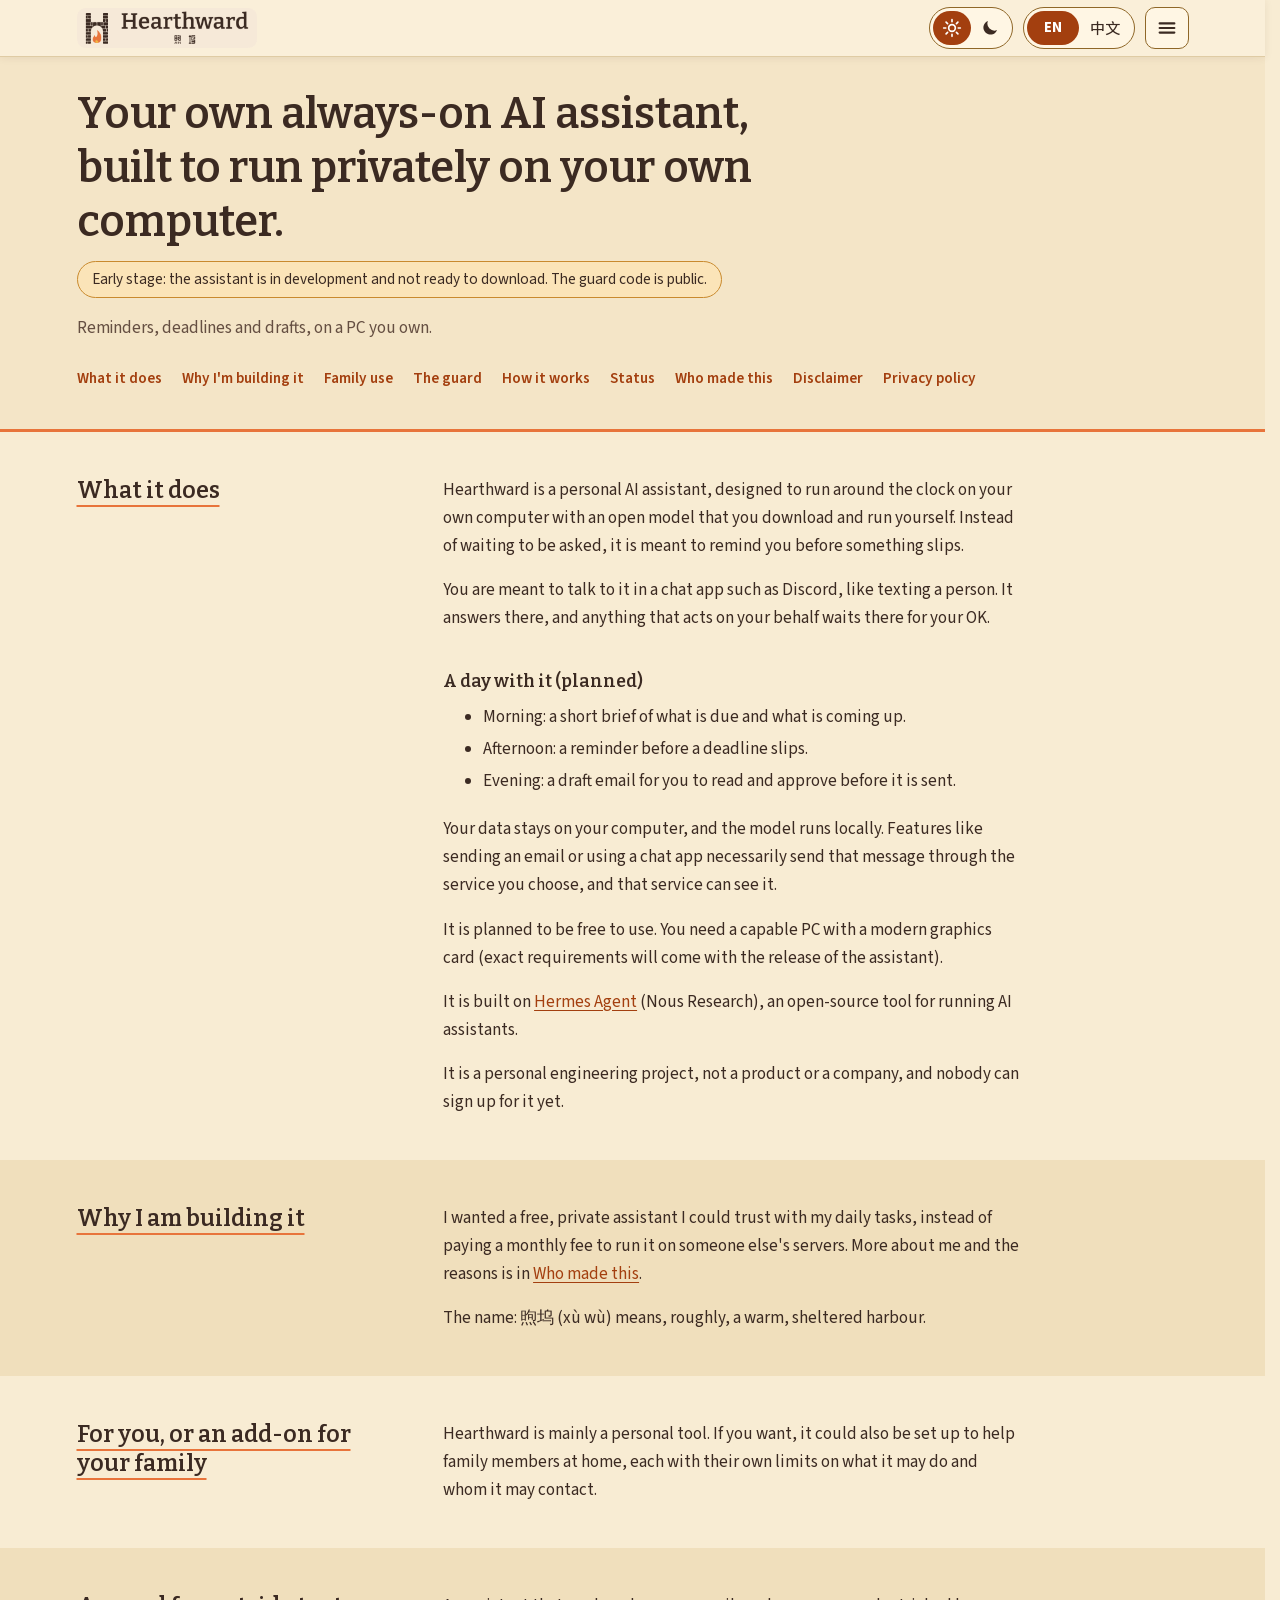
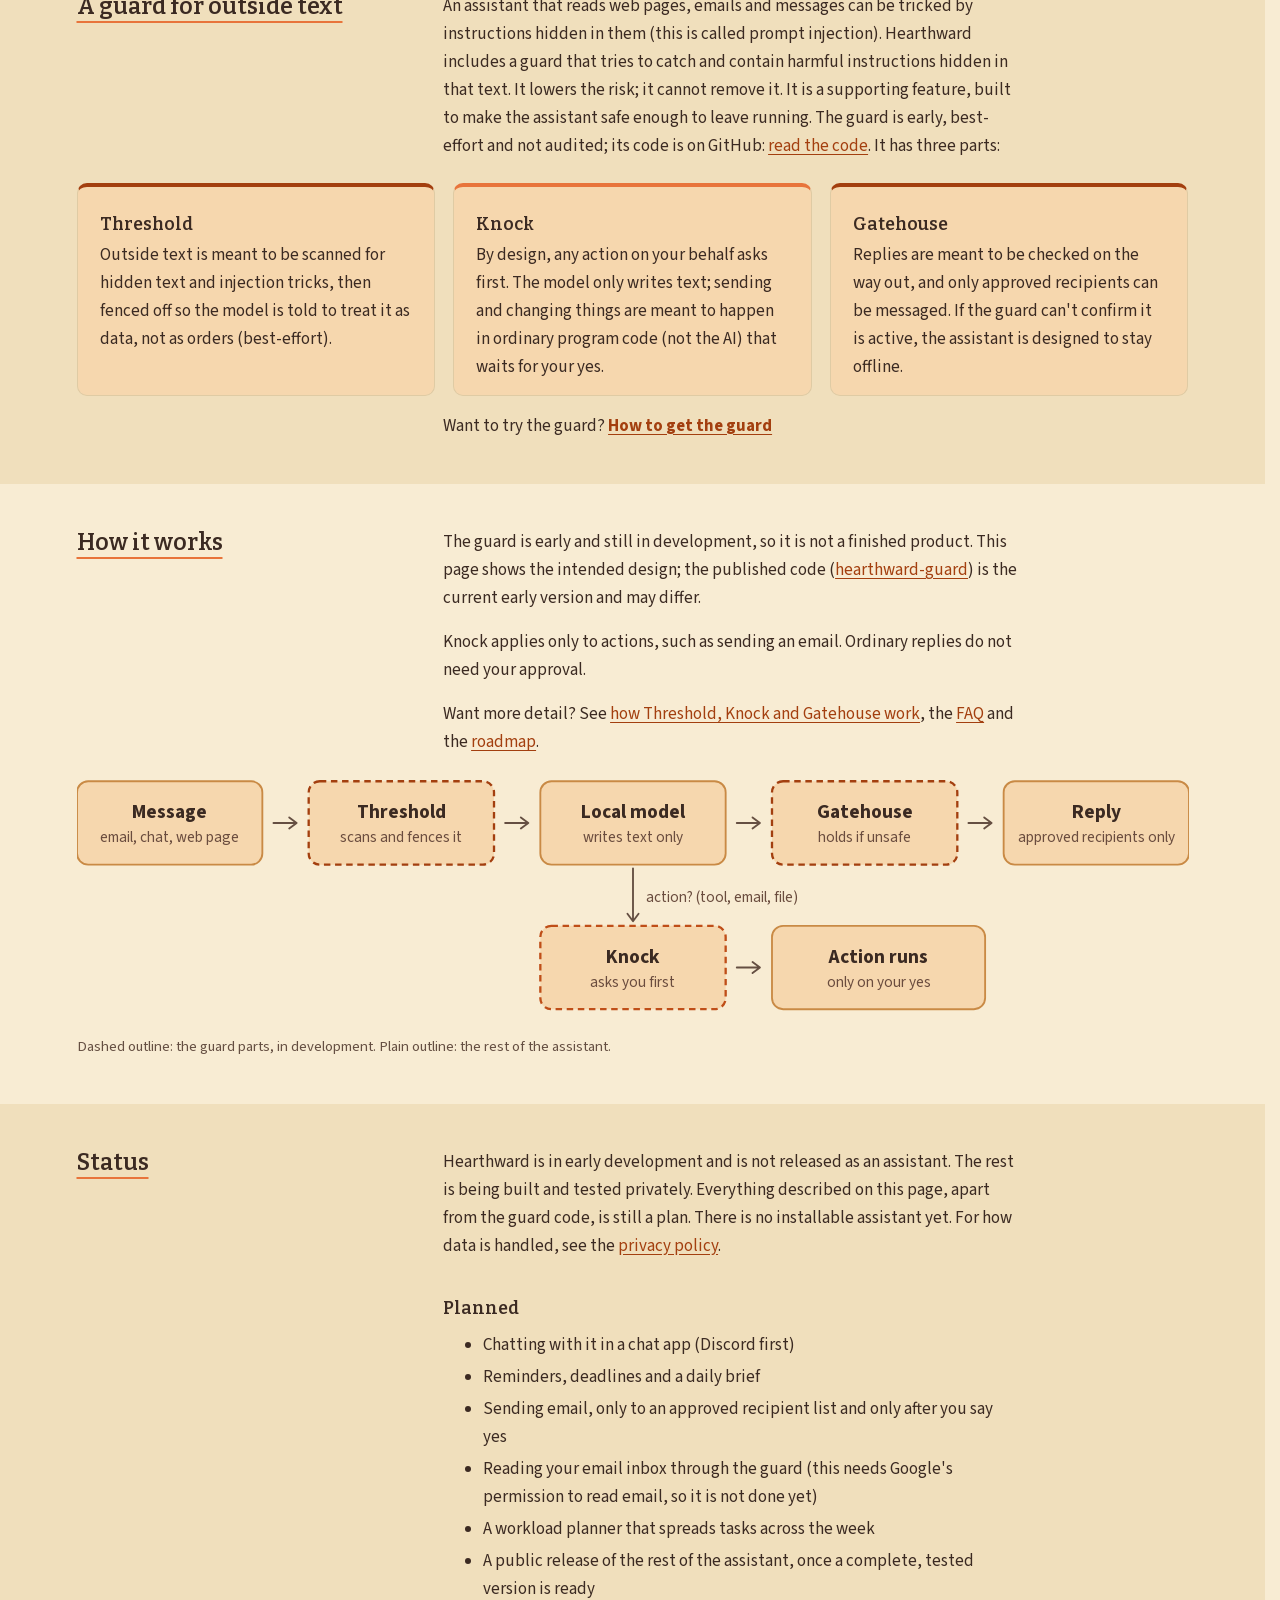
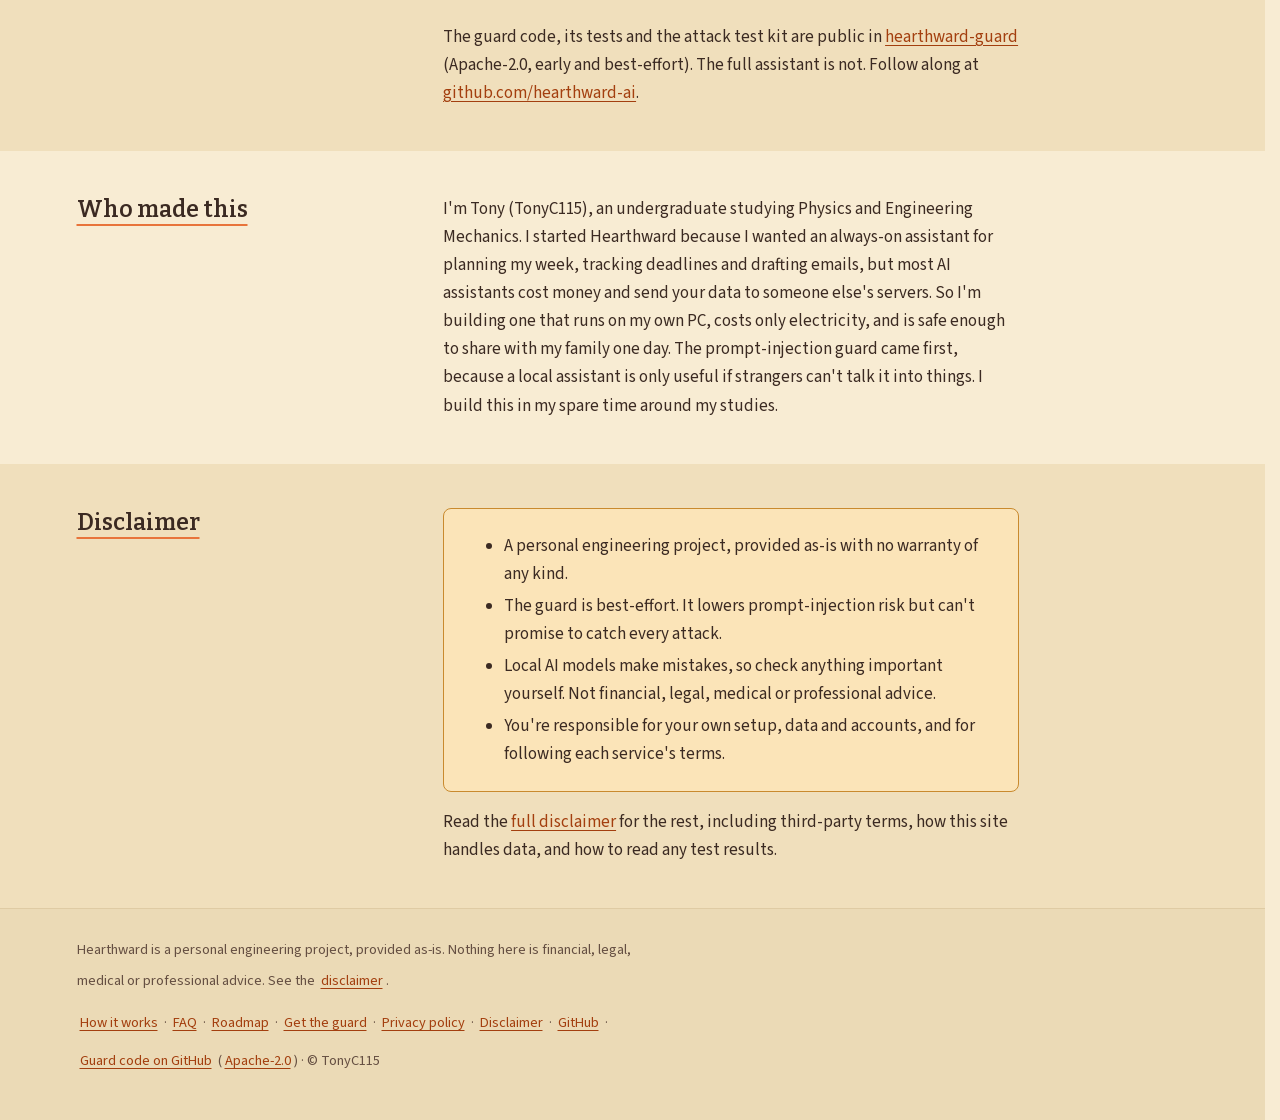
<file: index.html>
<!DOCTYPE html>
<html lang="en">
<head>
<meta charset="utf-8">
<meta name="viewport" content="width=device-width, initial-scale=1">
<title>Hearthward 煦坞: your own always-on AI assistant (early stage)</title>
<meta name="description" content="Hearthward (煦坞): a free, private AI assistant being built to run 24/7 on your own computer with a local model, with a guard that aims to reduce the risk of outside text taking control.">
<meta property="og:locale" content="en_US">
<meta property="og:locale:alternate" content="zh_CN">
<meta property="og:type" content="website">
<meta property="og:title" content="Hearthward 煦坞 (early stage)">
<meta property="og:description" content="A free, private AI assistant being built to run 24/7 on your own computer with a local model, with a guard that aims to reduce the risk of outside text taking control.">
<meta property="og:url" content="https://hearthward.ai/">
<meta property="og:image" content="https://hearthward.ai/brand/og-image.png">
<meta property="og:image:width" content="1200">
<meta property="og:image:height" content="630">
<meta property="og:image:alt" content="Hearthward 煦坞 logo">
<meta name="twitter:image" content="https://hearthward.ai/brand/og-image.png">
<meta name="twitter:card" content="summary_large_image">
<meta name="theme-color" content="#F8ECD3">
<script>(function(){var d=document.documentElement;d.classList.add('js');try{if(localStorage.getItem('hw-theme')==='dark'){d.setAttribute('data-theme','dark');var m=document.querySelector('meta[name=theme-color]');if(m)m.content='#17191C'}}catch(e){}})();</script>
<link rel="canonical" href="https://hearthward.ai/">
<link rel="alternate" hreflang="en" href="https://hearthward.ai/">
<link rel="alternate" hreflang="zh-Hans" href="https://hearthward.ai/zh/">
<link rel="alternate" hreflang="x-default" href="https://hearthward.ai/">
<link rel="icon" type="image/svg+xml" href="favicon.svg">
<link rel="icon" type="image/png" sizes="32x32" href="favicon-32.png">
<link rel="apple-touch-icon" href="apple-touch-icon.png">
<link rel="preload" href="fonts/bitter-600-latin.woff2" as="font" type="font/woff2" crossorigin>
<link rel="preload" href="fonts/hw-sans-body-vf.woff2" as="font" type="font/woff2" crossorigin>
<link rel="preload" href="fonts/hw-han-toggle-450.woff2" as="font" type="font/woff2" crossorigin>
<link rel="stylesheet" href="style.css">
</head>
<body>
<a class="skip" href="#what">Skip to content</a>
<div class="topbar">
<div class="bar-in">
  <a class="brand" href="index.html" aria-label="Hearthward 煦坞, home page"><img class="logo logo-light" src="brand/hearthward-lockup-bilingual-light-2x.png" alt="" width="144" height="32"><img class="logo logo-dark" src="brand/hearthward-lockup-bilingual-dark-2x.png" alt="" width="144" height="32"></a>
  <div class="tools">
  <button type="button" class="themesw" aria-pressed="false" aria-label="Dark mode"><svg class="sun" viewBox="0 0 24 24" width="20" height="20" aria-hidden="true" focusable="false" fill="none" stroke="currentColor" stroke-width="2" stroke-linecap="round"><circle cx="12" cy="12" r="4"/><path d="M12 2v2.5M12 19.5V22M2 12h2.5M19.5 12H22M4.9 4.9l1.8 1.8M17.3 17.3l1.8 1.8M4.9 19.1l1.8-1.8M17.3 6.7l1.8-1.8"/></svg><svg class="moon" viewBox="0 0 24 24" width="20" height="20" aria-hidden="true" focusable="false" fill="currentColor"><path d="M20.5 14.5A8.5 8.5 0 0 1 9.5 3.5a8.5 8.5 0 1 0 11 11z"/></svg></button>
  <div class="langsw" role="group" aria-label="Language"><span aria-current="page" lang="en">EN<span class="sr"> (current language: English)</span></span><a href="zh/index.html" hreflang="zh-Hans" lang="zh-Hans" aria-label="中文 (Simplified Chinese)">中文</a></div>
  <button type="button" class="menubtn" aria-label="Menu" aria-expanded="false" aria-controls="sidenav"><svg viewBox="0 0 24 24" width="22" height="22" aria-hidden="true" focusable="false" fill="none" stroke="currentColor" stroke-width="2.4" stroke-linecap="round"><path d="M4 7h16M4 12h16M4 17h16"/></svg></button>
  </div>
</div>
</div>
<header>
<div class="wrap">
  <h1>Your own always-on AI assistant, built to run privately on your own computer.</h1>
  <p class="status" role="status">Early stage: the assistant is in development and not ready to download. The guard code is public.</p>
  <p class="tagline">Reminders, deadlines and drafts, on a PC you own.</p>
  <nav aria-label="Page sections">
    <a href="#what">What it does</a>
    <a href="#why">Why I'm building it</a>
    <a href="#family">Family use</a>
    <a href="#guard">The guard</a>
    <a href="#how">How it works</a>
    <a href="#status">Status</a>
    <a href="#who">Who made this</a>
    <a href="disclaimer.html">Disclaimer</a>
    <a href="privacy.html">Privacy policy</a>
  </nav>
</div>
</header>

<main>
  <section id="what">
<div class="wrap">
    <h2>What it does</h2>
    <p>Hearthward is a personal AI assistant, designed to run around the clock on your own computer with an open
      model that you download and run yourself. Instead of waiting to be asked, it is meant to remind you before
      something slips.</p>
    <p>You are meant to talk to it in a chat app such as Discord, like texting a person. It answers there, and
      anything that acts on your behalf waits there for your OK.</p>
    <h3>A day with it (planned)</h3>
    <ul>
      <li>Morning: a short brief of what is due and what is coming up.</li>
      <li>Afternoon: a reminder before a deadline slips.</li>
      <li>Evening: a draft email for you to read and approve before it is sent.</li>
    </ul>
    <p>Your data stays on your computer, and the model runs locally. Features like sending an email or using a chat
      app necessarily send that message through the service you choose, and that service can see it.</p>
    <p>It is planned to be free to use. You need a capable PC with a modern graphics card (exact requirements will come with
      the release of the assistant).</p>
    <p>It is built on <a href="https://github.com/NousResearch/hermes-agent">Hermes Agent</a> (Nous Research), an
      open-source tool for running AI assistants.</p>
    <p>It is a personal engineering project, not a product or a company, and nobody can sign up for it yet.</p>
  </div>
</section>

  <section id="why">
<div class="wrap">
    <h2>Why I am building it</h2>
    <p>I wanted a free, private assistant I could trust with my daily tasks, instead of paying a monthly fee to run it on someone else's servers. More about me and the reasons is in <a href="#who">Who made this</a>.</p>
    <p>The name: 煦坞 (xù wù) means, roughly, a warm, sheltered harbour.</p>
  </div>
</section>

  <section id="family">
<div class="wrap">
    <h2>For you, or an add-on for your family</h2>
    <p>Hearthward is mainly a personal tool. If you want, it could also be set up to help family members at home,
      each with their own limits on what it may do and whom it may contact.</p>
  </div>
</section>

  <section id="guard">
<div class="wrap">
    <h2>A guard for outside text</h2>
    <p>An assistant that reads web pages, emails and messages can be tricked by instructions hidden in them
      (this is called prompt injection). Hearthward includes a guard that tries to catch and contain harmful
      instructions hidden in that text. It lowers the risk; it cannot remove it. It is a supporting feature, built
      to make the assistant safe enough to leave running. The guard is early, best-effort and not audited; its code is on GitHub: <a href="https://github.com/hearthward-ai/hearthward-guard">read the code</a>. It has three parts:</p>
    <div class="cards">
      <div class="card">
        <h3>Threshold</h3>
        <p>Outside text is meant to be scanned for hidden text and injection tricks, then fenced off so the model is
          told to treat it as data, not as orders (best-effort).</p>
      </div>
      <div class="card ember">
        <h3>Knock</h3>
        <p>By design, any action on your behalf asks first. The model only writes text; sending and changing things
          are meant to happen in ordinary program code (not the AI) that waits for your yes.</p>
      </div>
      <div class="card">
        <h3>Gatehouse</h3>
        <p>Replies are meant to be checked on the way out, and only approved recipients can be messaged. If the guard
          can't confirm it is active, the assistant is designed to stay offline.</p>
      </div>
    </div>
    <p>Want to try the guard? <a href="get-the-guard.html"><strong>How to get the guard</strong></a></p>
  </div>
</section>

  <section id="how">
<div class="wrap">
    <h2>How it works</h2>
    <p>The guard is early and still in development, so it is not a finished product. This page shows the intended design; the published code (<a href="https://github.com/hearthward-ai/hearthward-guard">hearthward-guard</a>) is the current early version and may differ.</p>
    <p>Knock applies only to actions, such as sending an email. Ordinary replies do not need your approval.</p>
    <p>Want more detail? See <a href="how-it-works.html">how Threshold, Knock and Gatehouse work</a>, the <a href="faq.html">FAQ</a> and the <a href="roadmap.html">roadmap</a>.</p>
    <figure class="flow">
      <svg class="hw-h" viewBox="0 0 1200 270" role="img" aria-labelledby="hwt-h hwd-h"><title id="hwt-h">How a message moves through Hearthward: message, Threshold, local model, Gatehouse, reply, with Knock as a side branch for actions.</title><desc id="hwd-h">Main line: a message arrives (email, chat or web page). Threshold scans it and fences it off as data. The local model writes text. Gatehouse checks the reply and holds it if unsafe. The reply is meant to go only to approved recipients. Side branch: if the local model wants to take an action such as using a tool, sending an email or changing a file, Knock asks you first, and the action runs only on your yes. The guard parts are in development.</desc><rect class="b plain" x="0" y="10" width="200" height="90" rx="12"/><text class="t" x="100.0" y="50.0" text-anchor="middle">Message</text><text class="s" x="100.0" y="76.0" text-anchor="middle">email, chat, web page</text><path class="a" d="M212 55H236M229 49L237 55L229 61"/><rect class="b guard" x="250" y="10" width="200" height="90" rx="12"/><text class="t" x="350.0" y="50.0" text-anchor="middle">Threshold</text><text class="s" x="350.0" y="76.0" text-anchor="middle">scans and fences it</text><path class="a" d="M462 55H486M479 49L487 55L479 61"/><rect class="b plain" x="500" y="10" width="200" height="90" rx="12"/><text class="t" x="600.0" y="50.0" text-anchor="middle">Local model</text><text class="s" x="600.0" y="76.0" text-anchor="middle">writes text only</text><path class="a" d="M712 55H736M729 49L737 55L729 61"/><rect class="b guard" x="750" y="10" width="200" height="90" rx="12"/><text class="t" x="850.0" y="50.0" text-anchor="middle">Gatehouse</text><text class="s" x="850.0" y="76.0" text-anchor="middle">holds if unsafe</text><path class="a" d="M962 55H986M979 49L987 55L979 61"/><rect class="b plain" x="1000" y="10" width="200" height="90" rx="12"/><text class="t" x="1100.0" y="50.0" text-anchor="middle">Reply</text><text class="s" x="1100.0" y="76.0" text-anchor="middle">approved recipients only</text><path class="a" d="M600 104V160M594 153L600 161L606 153"/><text class="s" x="614" y="140">action? (tool, email, file)</text><rect class="b knock" x="500" y="166" width="200" height="90" rx="12"/><text class="t" x="600.0" y="206.0" text-anchor="middle">Knock</text><text class="s" x="600.0" y="232.0" text-anchor="middle">asks you first</text><path class="a" d="M712 211H736M729 205L737 211L729 217"/><rect class="b plain" x="750" y="166" width="230" height="90" rx="12"/><text class="t" x="865.0" y="206.0" text-anchor="middle">Action runs</text><text class="s" x="865.0" y="232.0" text-anchor="middle">only on your yes</text></svg>
      <svg class="hw-v" viewBox="0 0 320 760" role="img" aria-labelledby="hwt-v hwd-v"><title id="hwt-v">How a message moves through Hearthward: message, Threshold, local model, Gatehouse, reply, with Knock as a side branch for actions.</title><desc id="hwd-v">Main line: a message arrives (email, chat or web page). Threshold scans it and fences it off as data. The local model writes text. Gatehouse checks the reply and holds it if unsafe. The reply is meant to go only to approved recipients. Side branch: if the local model wants to take an action such as using a tool, sending an email or changing a file, Knock asks you first, and the action runs only on your yes. The guard parts are in development.</desc><rect class="b plain" x="10" y="2" width="300" height="62" rx="12"/><text class="t" x="160.0" y="28.0" text-anchor="middle">Message</text><text class="s" x="160.0" y="54.0" text-anchor="middle">email, chat, web page</text><path class="a" d="M160 68V90M154 83L160 91L166 83"/><rect class="b guard" x="10" y="92" width="300" height="62" rx="12"/><text class="t" x="160.0" y="118.0" text-anchor="middle">Threshold</text><text class="s" x="160.0" y="144.0" text-anchor="middle">scans and fences it</text><path class="a" d="M160 158V180M154 173L160 181L166 173"/><rect class="b plain" x="10" y="182" width="300" height="62" rx="12"/><text class="t" x="160.0" y="208.0" text-anchor="middle">Local model</text><text class="s" x="160.0" y="234.0" text-anchor="middle">writes text only</text><path class="a" d="M160 248V270M154 263L160 271L166 263"/><rect class="b guard" x="10" y="272" width="300" height="62" rx="12"/><text class="t" x="160.0" y="298.0" text-anchor="middle">Gatehouse</text><text class="s" x="160.0" y="324.0" text-anchor="middle">holds if unsafe</text><path class="a" d="M160 338V360M154 353L160 361L166 353"/><rect class="b plain" x="10" y="362" width="300" height="62" rx="12"/><text class="t" x="160.0" y="388.0" text-anchor="middle">Reply</text><text class="s" x="160.0" y="414.0" text-anchor="middle">approved recipients only</text><text class="s" x="160" y="476" text-anchor="middle">Side branch from Local model, for actions</text><path class="a" style="stroke-dasharray:2 6" d="M10 448H310"/><rect class="b plain" x="10" y="492" width="300" height="62" rx="12"/><text class="t" x="160.0" y="518.0" text-anchor="middle">Action?</text><text class="s" x="160.0" y="544.0" text-anchor="middle">tool, email, file</text><path class="a" d="M160 558V580M154 573L160 581L166 573"/><rect class="b knock" x="10" y="582" width="300" height="62" rx="12"/><text class="t" x="160.0" y="608.0" text-anchor="middle">Knock</text><text class="s" x="160.0" y="634.0" text-anchor="middle">asks you first</text><path class="a" d="M160 648V670M154 663L160 671L166 663"/><rect class="b plain" x="10" y="672" width="300" height="62" rx="12"/><text class="t" x="160.0" y="698.0" text-anchor="middle">Action runs</text><text class="s" x="160.0" y="724.0" text-anchor="middle">only on your yes</text></svg>
      <figcaption>Dashed outline: the guard parts, in development. Plain outline: the rest of the assistant.</figcaption>
    </figure>
  </div>
</section>

  <section id="status">
<div class="wrap">
    <h2>Status</h2>
    <p>Hearthward is in early development and is not released as an assistant. The rest is being built and tested privately.
      Everything described on this page, apart from the guard code, is still a plan. There is no installable assistant yet. For how data is handled, see the
      <a href="privacy.html">privacy policy</a>.</p>
    <h3>Planned</h3>
    <ul>
      <li>Chatting with it in a chat app (Discord first)</li>
      <li>Reminders, deadlines and a daily brief</li>
      <li>Sending email, only to an approved recipient list and only after you say yes</li>
      <li>Reading your email inbox through the guard (this needs Google's permission to read email, so it is not done yet)</li>
      <li>A workload planner that spreads tasks across the week</li>
      <li>A public release of the rest of the assistant, once a complete, tested version is ready</li>
    </ul>
    <p>The guard code, its tests and the attack test kit are public in <a href="https://github.com/hearthward-ai/hearthward-guard">hearthward-guard</a> (Apache-2.0, early and best-effort). The full assistant is not. Follow along at
      <a href="https://github.com/hearthward-ai">github.com/hearthward-ai</a>.</p>
  </div>
</section>

  <section id="who">
<div class="wrap">
    <h2>Who made this</h2>
    <p>I'm Tony (TonyC115), an undergraduate studying Physics and Engineering Mechanics. I started Hearthward because I wanted an always-on assistant for planning my week, tracking deadlines and drafting emails, but most AI assistants cost money and send your data to someone else's servers. So I'm building one that runs on my own PC, costs only electricity, and is safe enough to share with my family one day. The prompt-injection guard came first, because a local assistant is only useful if strangers can't talk it into things. I build this in my spare time around my studies.</p>
  </div>
</section>

  <section id="disclaimer">
<div class="wrap">
    <h2>Disclaimer</h2>
    <div class="disclaimer">
      <ul>
        <li>A personal engineering project, provided as-is with no warranty of any kind.</li>
        <li>The guard is best-effort. It lowers prompt-injection risk but can't promise to catch every attack.</li>
        <li>Local AI models make mistakes, so check anything important yourself. Not financial, legal, medical or professional advice.</li>
        <li>You're responsible for your own setup, data and accounts, and for following each service's terms.</li>
      </ul>
    </div>
    <p>Read the <a href="disclaimer.html">full disclaimer</a> for the rest, including third-party terms, how this site handles data, and how to read any test results.</p>
  </div>
</section>
</main>

<footer>
<div class="wrap">
  <p>Hearthward is a personal engineering project, provided as-is. Nothing here is financial, legal, medical or professional advice. See the <a href="disclaimer.html">disclaimer</a>.</p>
  <p><a href="how-it-works.html">How it works</a> · <a href="faq.html">FAQ</a> · <a href="roadmap.html">Roadmap</a> · <a href="get-the-guard.html">Get the guard</a> · <a href="privacy.html">Privacy policy</a> · <a href="disclaimer.html">Disclaimer</a> · <a href="https://github.com/hearthward-ai">GitHub</a> · <a href="https://github.com/hearthward-ai/hearthward-guard">Guard code on GitHub</a> (<a href="https://github.com/hearthward-ai/hearthward-guard/blob/main/LICENSE">Apache-2.0</a>) · &copy; TonyC115</p>
</div>
</footer>
<div class="backdrop" aria-hidden="true"></div>
<div class="drawer" id="sidenav" role="dialog" aria-modal="true" aria-labelledby="sn-t" tabindex="-1">
  <div class="drawer-head"><span class="drawer-title" id="sn-t">Pages</span><button type="button" class="closebtn" aria-label="Close menu"><svg viewBox="0 0 24 24" width="22" height="22" aria-hidden="true" focusable="false" fill="none" stroke="currentColor" stroke-width="2.4" stroke-linecap="round"><path d="M6 6l12 12M18 6L6 18"/></svg></button></div>
  <nav aria-label="All pages"><ul>
    <li><a href="index.html" aria-current="page">Home</a></li>
    <li><a href="how-it-works.html">How it works</a></li>
    <li><a href="faq.html">FAQ</a></li>
    <li><a href="roadmap.html">Roadmap</a></li>
    <li><a href="get-the-guard.html">Get the guard</a></li>
    <li><a href="privacy.html">Privacy policy</a></li>
    <li><a href="disclaimer.html">Disclaimer</a></li>
    <li class="ext"><a href="https://github.com/hearthward-ai">GitHub</a></li>
    <li class="ext"><a href="https://github.com/hearthward-ai/hearthward-guard">Guard code</a></li>
  </ul></nav>
</div>
<script>(function(){var s=document.querySelector('.langsw');if(!s)return;var a=s.querySelector('a');a.addEventListener('click',function(e){if(e.defaultPrevented||e.button||e.metaKey||e.ctrlKey||e.shiftKey||e.altKey)return;e.preventDefault();s.classList.add('go');var d=matchMedia('(prefers-reduced-motion: reduce)').matches?0:200;setTimeout(function(){location.href=a.href},d)});addEventListener('pageshow',function(){s.classList.remove('go')})})();</script>
<script>(function(){var b=document.querySelector('.themesw');if(!b)return;var d=document.documentElement,m=document.querySelector('meta[name=theme-color]');function sync(){var k=d.getAttribute('data-theme')==='dark';b.setAttribute('aria-pressed',k?'true':'false');if(m)m.content=k?'#17191C':'#F8ECD3'}sync();b.addEventListener('click',function(){var k=d.getAttribute('data-theme')!=='dark';if(k)d.setAttribute('data-theme','dark');else d.removeAttribute('data-theme');try{localStorage.setItem('hw-theme',k?'dark':'light')}catch(e){}sync()})})();</script>
<script src="menu.js"></script>
</body>
</html>
</file>
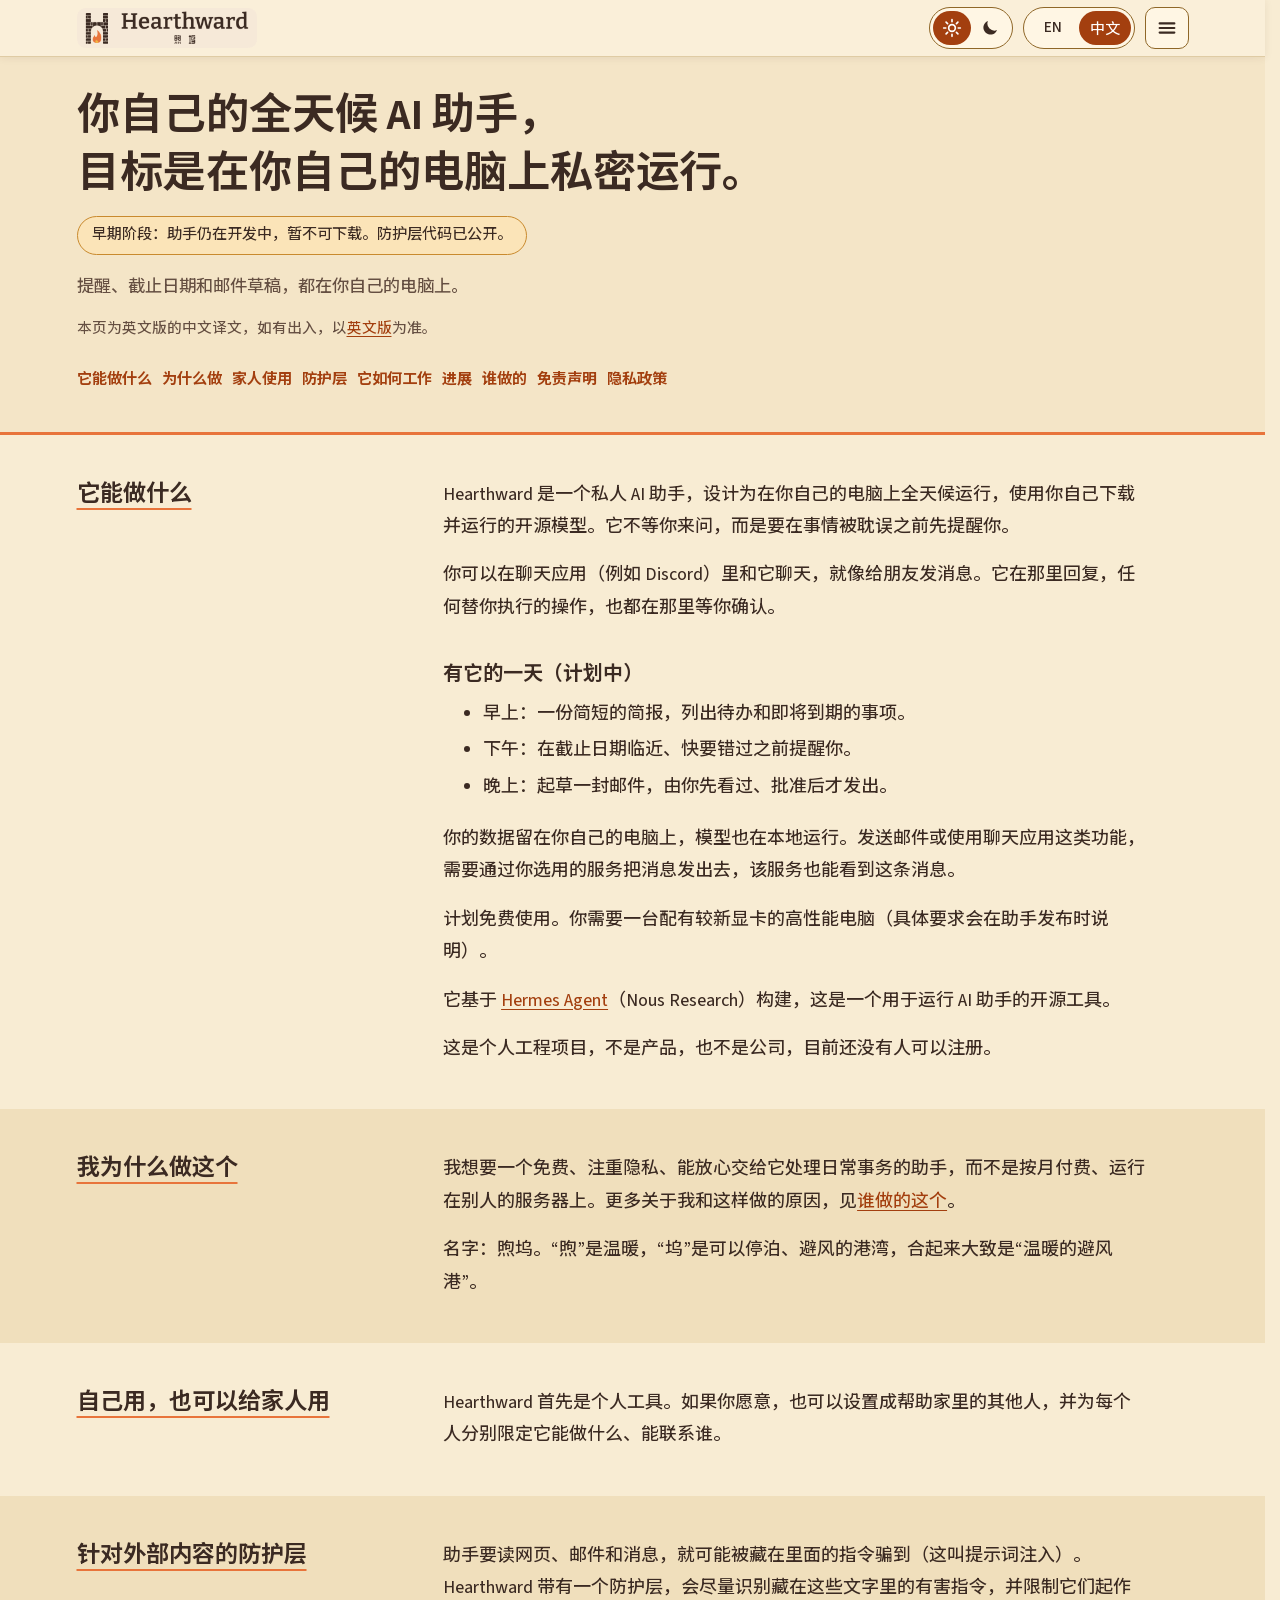
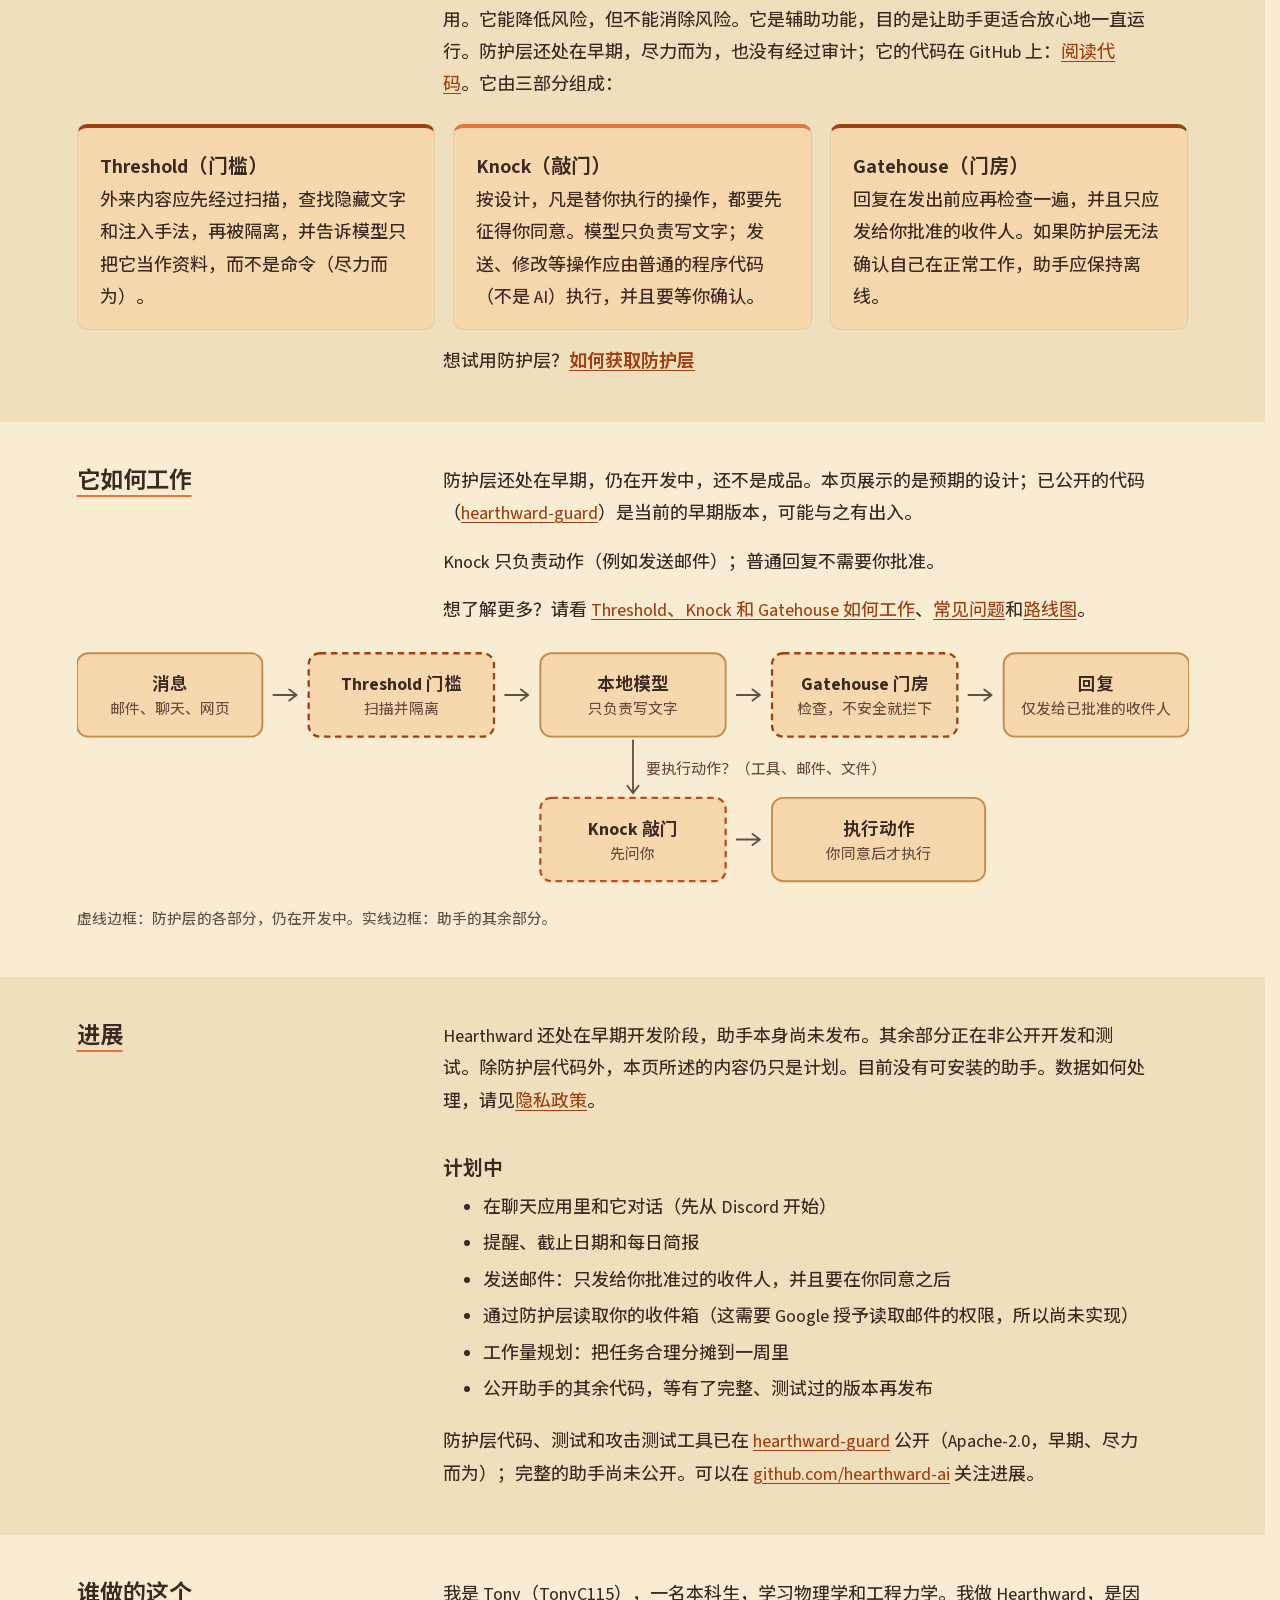
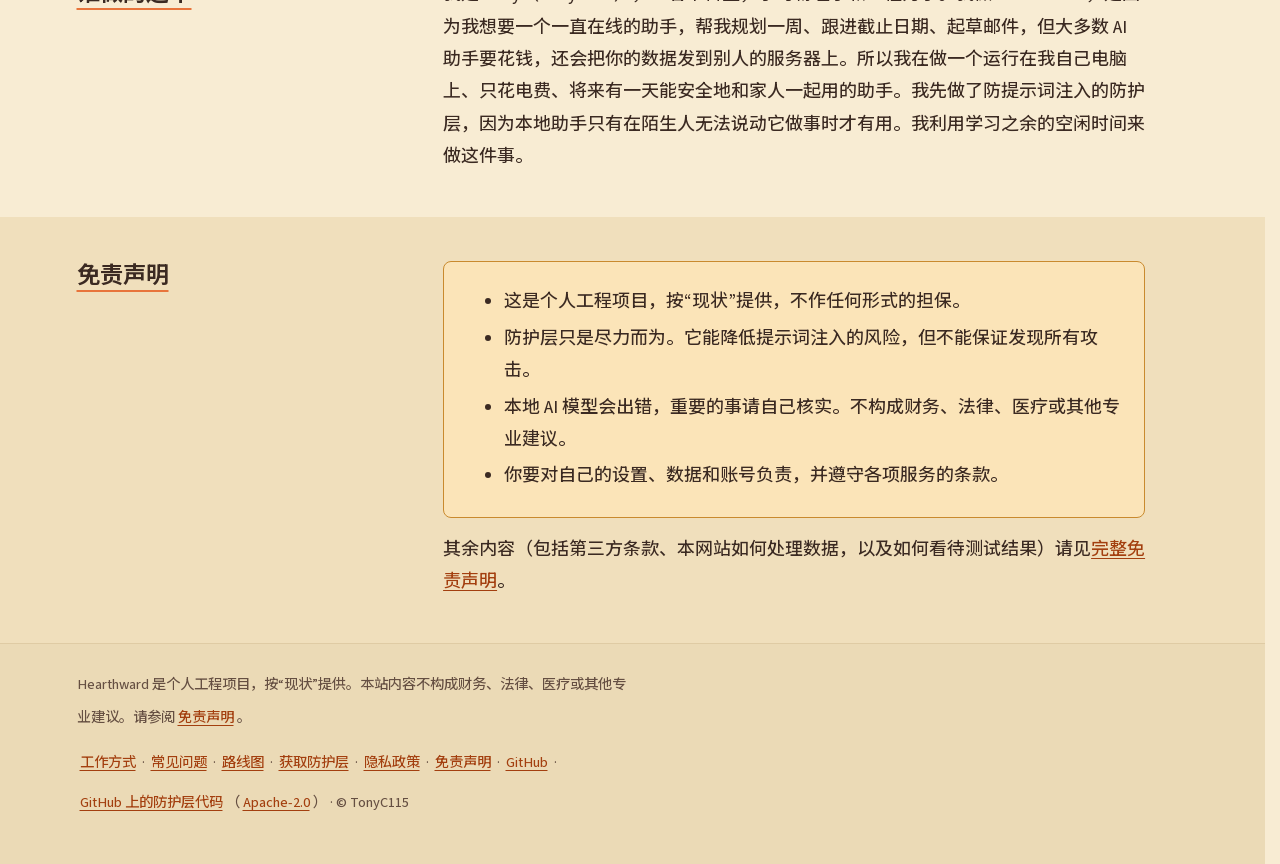
<file: zh/index.html>
<!DOCTYPE html>
<html lang="zh-Hans">
<head>
<meta charset="utf-8">
<meta name="viewport" content="width=device-width, initial-scale=1">
<title>Hearthward 煦坞：你自己的全天候 AI 助手（早期阶段）</title>
<meta name="description" content="Hearthward（煦坞）：一个免费、注重隐私的私人 AI 助手，正在开发中，设计为在你自己的电脑上用本地模型全天候运行，并带有旨在降低外部内容操控助手的风险的防护层。">
<meta property="og:locale" content="zh_CN">
<meta property="og:locale:alternate" content="en_US">
<meta property="og:type" content="website">
<meta property="og:title" content="Hearthward 煦坞：你自己的全天候 AI 助手（早期阶段）">
<meta property="og:description" content="Hearthward（煦坞）：一个免费、注重隐私的私人 AI 助手，正在开发中，设计为在你自己的电脑上用本地模型全天候运行，并带有旨在降低外部内容操控助手的风险的防护层。">
<meta property="og:url" content="https://hearthward.ai/zh/">
<meta property="og:image" content="https://hearthward.ai/brand/og-image.png">
<meta property="og:image:width" content="1200">
<meta property="og:image:height" content="630">
<meta property="og:image:alt" content="Hearthward 煦坞 标志">
<meta name="twitter:image" content="https://hearthward.ai/brand/og-image.png">
<meta name="twitter:card" content="summary_large_image">
<meta name="theme-color" content="#F8ECD3">
<script>(function(){var d=document.documentElement;d.classList.add('js');try{if(localStorage.getItem('hw-theme')==='dark'){d.setAttribute('data-theme','dark');var m=document.querySelector('meta[name=theme-color]');if(m)m.content='#17191C'}}catch(e){}})();</script>
<link rel="canonical" href="https://hearthward.ai/zh/">
<link rel="alternate" hreflang="en" href="https://hearthward.ai/">
<link rel="alternate" hreflang="zh-Hans" href="https://hearthward.ai/zh/">
<link rel="alternate" hreflang="x-default" href="https://hearthward.ai/">
<link rel="icon" type="image/svg+xml" href="../favicon.svg">
<link rel="icon" type="image/png" sizes="32x32" href="../favicon-32.png">
<link rel="apple-touch-icon" href="../apple-touch-icon.png">
<link rel="preload" href="../fonts/hw-sans-body-vf.woff2" as="font" type="font/woff2" crossorigin>
<link rel="preload" href="../fonts/hw-han-body-450.woff2" as="font" type="font/woff2" crossorigin>
<link rel="preload" href="../fonts/hw-han-bold-650.woff2" as="font" type="font/woff2" crossorigin>
<link rel="stylesheet" href="../style.css">
</head>
<body>
<a class="skip" href="#what">跳到正文</a>
<div class="topbar">
<div class="bar-in">
  <a class="brand" href="index.html" aria-label="Hearthward 煦坞，返回首页"><img class="logo logo-light" src="../brand/hearthward-lockup-bilingual-light-2x.png" alt="" width="144" height="32"><img class="logo logo-dark" src="../brand/hearthward-lockup-bilingual-dark-2x.png" alt="" width="144" height="32"></a>
  <div class="tools">
  <button type="button" class="themesw" aria-pressed="false" aria-label="深色模式"><svg class="sun" viewBox="0 0 24 24" width="20" height="20" aria-hidden="true" focusable="false" fill="none" stroke="currentColor" stroke-width="2" stroke-linecap="round"><circle cx="12" cy="12" r="4"/><path d="M12 2v2.5M12 19.5V22M2 12h2.5M19.5 12H22M4.9 4.9l1.8 1.8M17.3 17.3l1.8 1.8M4.9 19.1l1.8-1.8M17.3 6.7l1.8-1.8"/></svg><svg class="moon" viewBox="0 0 24 24" width="20" height="20" aria-hidden="true" focusable="false" fill="currentColor"><path d="M20.5 14.5A8.5 8.5 0 0 1 9.5 3.5a8.5 8.5 0 1 0 11 11z"/></svg></button>
  <div class="langsw on-zh" role="group" aria-label="语言"><a href="../index.html" hreflang="en" lang="en" aria-label="EN (English)">EN</a><span aria-current="page" lang="zh-Hans">中文<span class="sr">（当前语言：中文）</span></span></div>
  <button type="button" class="menubtn" aria-label="菜单" aria-expanded="false" aria-controls="sidenav"><svg viewBox="0 0 24 24" width="22" height="22" aria-hidden="true" focusable="false" fill="none" stroke="currentColor" stroke-width="2.4" stroke-linecap="round"><path d="M4 7h16M4 12h16M4 17h16"/></svg></button>
  </div>
</div>
</div>
<header>
<div class="wrap">
  <h1><span class="nb">你自己的全天候 AI 助手，</span><span class="nb">目标是在你自己的电脑上</span><span class="nb">私密运行。</span></h1>
  <p class="status" role="status">早期阶段：助手仍在开发中，暂不可下载。防护层代码已公开。</p>
  <p class="tagline">提醒、截止日期和邮件草稿，都在你自己的电脑上。</p>
  <p class="tagline note">本页为英文版的中文译文，如有出入，以<a href="../index.html">英文版</a>为准。</p>
  <nav aria-label="页面栏目">
    <a href="#what">它能做什么</a>
    <a href="#why">为什么做</a>
    <a href="#family">家人使用</a>
    <a href="#guard">防护层</a>
    <a href="#how">它如何工作</a>
    <a href="#status">进展</a>
    <a href="#who">谁做的</a>
    <a href="disclaimer.html">免责声明</a>
    <a href="privacy.html">隐私政策</a>
  </nav>
</div>
</header>

<main>
  <section id="what">
<div class="wrap">
    <h2>它能做什么</h2>
    <p>Hearthward 是一个私人 AI 助手，设计为在你自己的电脑上全天候运行，使用你自己下载并运行的开源模型。它不等你来问，而是要在事情被耽误之前先提醒你。</p>
    <p>你可以在聊天应用（例如 Discord）里和它聊天，就像给朋友发消息。它在那里回复，任何替你执行的操作，也都在那里等你确认。</p>
    <h3>有它的一天（计划中）</h3>
    <ul>
      <li>早上：一份简短的简报，列出待办和即将到期的事项。</li>
      <li>下午：在截止日期临近、快要错过之前提醒你。</li>
      <li>晚上：起草一封邮件，由你先看过、批准后才发出。</li>
    </ul>
    <p>你的数据留在你自己的电脑上，模型也在本地运行。发送邮件或使用聊天应用这类功能，需要通过你选用的服务把消息发出去，该服务也能看到这条消息。</p>
    <p>计划免费使用。你需要一台配有较新显卡的高性能电脑（具体要求会在助手发布时说明）。</p>
    <p>它基于 <a href="https://github.com/NousResearch/hermes-agent">Hermes Agent</a>（Nous Research）构建，这是一个用于运行 AI 助手的开源工具。</p>
    <p>这是个人工程项目，不是产品，也不是公司，目前还没有人可以注册。</p>
  </div>
</section>

  <section id="why">
<div class="wrap">
    <h2>我为什么做这个</h2>
    <p>我想要一个免费、注重隐私、能放心交给它处理日常事务的助手，而不是按月付费、运行在别人的服务器上。更多关于我和这样做的原因，见<a href="#who">谁做的这个</a>。</p>
    <p>名字：煦坞。“煦”是温暖，“坞”是可以停泊、避风的港湾，合起来大致是“温暖的避风港”。</p>
  </div>
</section>

  <section id="family">
<div class="wrap">
    <h2>自己用，也可以给家人用</h2>
    <p>Hearthward 首先是个人工具。如果你愿意，也可以设置成帮助家里的其他人，并为每个人分别限定它能做什么、能联系谁。</p>
  </div>
</section>

  <section id="guard">
<div class="wrap">
    <h2>针对外部内容的防护层</h2>
    <p>助手要读网页、邮件和消息，就可能被藏在里面的指令骗到（这叫提示词注入）。Hearthward 带有一个防护层，会尽量识别藏在这些文字里的有害指令，并限制它们起作用。它能降低风险，但不能消除风险。它是辅助功能，目的是让助手更适合放心地一直运行。防护层还处在早期，尽力而为，也没有经过审计；它的代码在 GitHub 上：<a href="https://github.com/hearthward-ai/hearthward-guard">阅读代码</a>。它由三部分组成：</p>
    <div class="cards">
      <div class="card">
        <h3>Threshold（门槛）</h3>
        <p>外来内容应先经过扫描，查找隐藏文字和注入手法，再被隔离，并告诉模型只把它当作资料，而不是命令（尽力而为）。</p>
      </div>
      <div class="card ember">
        <h3>Knock（敲门）</h3>
        <p>按设计，凡是替你执行的操作，都要先征得你同意。模型只负责写文字；发送、修改等操作应由普通的程序代码（不是 AI）执行，并且要等你确认。</p>
      </div>
      <div class="card">
        <h3>Gatehouse（门房）</h3>
        <p>回复在发出前应再检查一遍，并且只应发给你批准的收件人。如果防护层无法确认自己在正常工作，助手应保持离线。</p>
      </div>
    </div>
    <p>想试用防护层？<a href="get-the-guard.html"><strong>如何获取防护层</strong></a></p>
  </div>
</section>

  <section id="how">
<div class="wrap">
    <h2>它如何工作</h2>
    <p>防护层还处在早期，仍在开发中，还不是成品。本页展示的是预期的设计；已公开的代码（<a href="https://github.com/hearthward-ai/hearthward-guard">hearthward-guard</a>）是当前的早期版本，可能与之有出入。</p>
    <p>Knock 只负责动作（例如发送邮件）；普通回复不需要你批准。</p>
    <p>想了解更多？请看 <a href="how-it-works.html">Threshold、Knock 和 Gatehouse 如何工作</a>、<a href="faq.html">常见问题</a>和<a href="roadmap.html">路线图</a>。</p>
    <figure class="flow">
      <svg class="hw-h" viewBox="0 0 1200 270" role="img" aria-labelledby="hwt-h hwd-h"><title id="hwt-h">消息在 Hearthward 中的流转：消息、Threshold、本地模型、Gatehouse、回复；涉及动作时由 Knock 作为分支先问你。</title><desc id="hwd-h">主线：消息（邮件、聊天或网页）传来。Threshold 扫描并把它隔离为资料。本地模型写出文字。Gatehouse 检查回复，不安全就先拦下。回复应只发给已批准的收件人。分支：如果本地模型想执行动作，例如使用工具、发送邮件或修改文件，Knock 会先问你，只有你同意后动作才会执行。防护层各部分仍在开发中。</desc><rect class="b plain" x="0" y="10" width="200" height="90" rx="12"/><text class="t" x="100.0" y="50.0" text-anchor="middle">消息</text><text class="s" x="100.0" y="76.0" text-anchor="middle">邮件、聊天、网页</text><path class="a" d="M212 55H236M229 49L237 55L229 61"/><rect class="b guard" x="250" y="10" width="200" height="90" rx="12"/><text class="t" x="350.0" y="50.0" text-anchor="middle">Threshold 门槛</text><text class="s" x="350.0" y="76.0" text-anchor="middle">扫描并隔离</text><path class="a" d="M462 55H486M479 49L487 55L479 61"/><rect class="b plain" x="500" y="10" width="200" height="90" rx="12"/><text class="t" x="600.0" y="50.0" text-anchor="middle">本地模型</text><text class="s" x="600.0" y="76.0" text-anchor="middle">只负责写文字</text><path class="a" d="M712 55H736M729 49L737 55L729 61"/><rect class="b guard" x="750" y="10" width="200" height="90" rx="12"/><text class="t" x="850.0" y="50.0" text-anchor="middle">Gatehouse 门房</text><text class="s" x="850.0" y="76.0" text-anchor="middle">检查，不安全就拦下</text><path class="a" d="M962 55H986M979 49L987 55L979 61"/><rect class="b plain" x="1000" y="10" width="200" height="90" rx="12"/><text class="t" x="1100.0" y="50.0" text-anchor="middle">回复</text><text class="s" x="1100.0" y="76.0" text-anchor="middle">仅发给已批准的收件人</text><path class="a" d="M600 104V160M594 153L600 161L606 153"/><text class="s" x="614" y="140">要执行动作？（工具、邮件、文件）</text><rect class="b knock" x="500" y="166" width="200" height="90" rx="12"/><text class="t" x="600.0" y="206.0" text-anchor="middle">Knock 敲门</text><text class="s" x="600.0" y="232.0" text-anchor="middle">先问你</text><path class="a" d="M712 211H736M729 205L737 211L729 217"/><rect class="b plain" x="750" y="166" width="230" height="90" rx="12"/><text class="t" x="865.0" y="206.0" text-anchor="middle">执行动作</text><text class="s" x="865.0" y="232.0" text-anchor="middle">你同意后才执行</text></svg>
      <svg class="hw-v" viewBox="0 0 320 760" role="img" aria-labelledby="hwt-v hwd-v"><title id="hwt-v">消息在 Hearthward 中的流转：消息、Threshold、本地模型、Gatehouse、回复；涉及动作时由 Knock 作为分支先问你。</title><desc id="hwd-v">主线：消息（邮件、聊天或网页）传来。Threshold 扫描并把它隔离为资料。本地模型写出文字。Gatehouse 检查回复，不安全就先拦下。回复应只发给已批准的收件人。分支：如果本地模型想执行动作，例如使用工具、发送邮件或修改文件，Knock 会先问你，只有你同意后动作才会执行。防护层各部分仍在开发中。</desc><rect class="b plain" x="10" y="2" width="300" height="62" rx="12"/><text class="t" x="160.0" y="28.0" text-anchor="middle">消息</text><text class="s" x="160.0" y="54.0" text-anchor="middle">邮件、聊天、网页</text><path class="a" d="M160 68V90M154 83L160 91L166 83"/><rect class="b guard" x="10" y="92" width="300" height="62" rx="12"/><text class="t" x="160.0" y="118.0" text-anchor="middle">Threshold 门槛</text><text class="s" x="160.0" y="144.0" text-anchor="middle">扫描并隔离</text><path class="a" d="M160 158V180M154 173L160 181L166 173"/><rect class="b plain" x="10" y="182" width="300" height="62" rx="12"/><text class="t" x="160.0" y="208.0" text-anchor="middle">本地模型</text><text class="s" x="160.0" y="234.0" text-anchor="middle">只负责写文字</text><path class="a" d="M160 248V270M154 263L160 271L166 263"/><rect class="b guard" x="10" y="272" width="300" height="62" rx="12"/><text class="t" x="160.0" y="298.0" text-anchor="middle">Gatehouse 门房</text><text class="s" x="160.0" y="324.0" text-anchor="middle">检查，不安全就拦下</text><path class="a" d="M160 338V360M154 353L160 361L166 353"/><rect class="b plain" x="10" y="362" width="300" height="62" rx="12"/><text class="t" x="160.0" y="388.0" text-anchor="middle">回复</text><text class="s" x="160.0" y="414.0" text-anchor="middle">仅发给已批准的收件人</text><text class="s" x="160" y="476" text-anchor="middle">从本地模型分出的分支：涉及动作时</text><path class="a" style="stroke-dasharray:2 6" d="M10 448H310"/><rect class="b plain" x="10" y="492" width="300" height="62" rx="12"/><text class="t" x="160.0" y="518.0" text-anchor="middle">要执行动作？</text><text class="s" x="160.0" y="544.0" text-anchor="middle">工具、邮件、文件</text><path class="a" d="M160 558V580M154 573L160 581L166 573"/><rect class="b knock" x="10" y="582" width="300" height="62" rx="12"/><text class="t" x="160.0" y="608.0" text-anchor="middle">Knock 敲门</text><text class="s" x="160.0" y="634.0" text-anchor="middle">先问你</text><path class="a" d="M160 648V670M154 663L160 671L166 663"/><rect class="b plain" x="10" y="672" width="300" height="62" rx="12"/><text class="t" x="160.0" y="698.0" text-anchor="middle">执行动作</text><text class="s" x="160.0" y="724.0" text-anchor="middle">你同意后才执行</text></svg>
      <figcaption>虚线边框：防护层的各部分，仍在开发中。实线边框：助手的其余部分。</figcaption>
    </figure>
  </div>
</section>

  <section id="status">
<div class="wrap">
    <h2>进展</h2>
    <p>Hearthward 还处在早期开发阶段，助手本身尚未发布。其余部分正在非公开开发和测试。除防护层代码外，本页所述的内容仍只是计划。目前没有可安装的助手。数据如何处理，请见<a href="privacy.html">隐私政策</a>。</p>
    <h3>计划中</h3>
    <ul>
      <li>在聊天应用里和它对话（先从 Discord 开始）</li>
      <li>提醒、截止日期和每日简报</li>
      <li>发送邮件：只发给你批准过的收件人，并且要在你同意之后</li>
      <li>通过防护层读取你的收件箱（这需要 Google 授予读取邮件的权限，所以尚未实现）</li>
      <li>工作量规划：把任务合理分摊到一周里</li>
      <li>公开助手的其余代码，等有了完整、测试过的版本再发布</li>
    </ul>
    <p>防护层代码、测试和攻击测试工具已在 <a href="https://github.com/hearthward-ai/hearthward-guard">hearthward-guard</a> 公开（Apache-2.0，早期、尽力而为）；完整的助手尚未公开。可以在 <a href="https://github.com/hearthward-ai">github.com/hearthward-ai</a> 关注进展。</p>
  </div>
</section>

  <section id="who">
<div class="wrap">
    <h2>谁做的这个</h2>
    <p>我是 Tony（TonyC115），一名本科生，学习物理学和工程力学。我做 Hearthward，是因为我想要一个一直在线的助手，帮我规划一周、跟进截止日期、起草邮件，但大多数 AI 助手要花钱，还会把你的数据发到别人的服务器上。所以我在做一个运行在我自己电脑上、只花电费、将来有一天能安全地和家人一起用的助手。我先做了防提示词注入的防护层，因为本地助手只有在陌生人无法说动它做事时才有用。我利用学习之余的空闲时间来做这件事。</p>
  </div>
</section>

  <section id="disclaimer">
<div class="wrap">
    <h2>免责声明</h2>
    <div class="disclaimer">
      <ul>
        <li>这是个人工程项目，按“现状”提供，不作任何形式的担保。</li>
        <li>防护层只是尽力而为。它能降低提示词注入的风险，但不能保证发现所有攻击。</li>
        <li>本地 AI 模型会出错，重要的事请自己核实。不构成财务、法律、医疗或其他专业建议。</li>
        <li>你要对自己的设置、数据和账号负责，并遵守各项服务的条款。</li>
      </ul>
    </div>
    <p>其余内容（包括第三方条款、本网站如何处理数据，以及如何看待测试结果）请见<a href="disclaimer.html">完整免责声明</a>。</p>
  </div>
</section>
</main>

<footer>
<div class="wrap">
  <p>Hearthward 是个人工程项目，按“现状”提供。本站内容不构成财务、法律、医疗或其他专业建议。请参阅<a href="disclaimer.html">免责声明</a>。</p>
  <p><a href="how-it-works.html">工作方式</a> · <a href="faq.html">常见问题</a> · <a href="roadmap.html">路线图</a> · <a href="get-the-guard.html">获取防护层</a> · <a href="privacy.html">隐私政策</a> · <a href="disclaimer.html">免责声明</a> · <a href="https://github.com/hearthward-ai">GitHub</a> · <a href="https://github.com/hearthward-ai/hearthward-guard">GitHub 上的防护层代码</a>（<a href="https://github.com/hearthward-ai/hearthward-guard/blob/main/LICENSE">Apache-2.0</a>） · &copy; TonyC115</p>
</div>
</footer>
<div class="backdrop" aria-hidden="true"></div>
<div class="drawer" id="sidenav" role="dialog" aria-modal="true" aria-labelledby="sn-t" tabindex="-1">
  <div class="drawer-head"><span class="drawer-title" id="sn-t">页面</span><button type="button" class="closebtn" aria-label="关闭菜单"><svg viewBox="0 0 24 24" width="22" height="22" aria-hidden="true" focusable="false" fill="none" stroke="currentColor" stroke-width="2.4" stroke-linecap="round"><path d="M6 6l12 12M18 6L6 18"/></svg></button></div>
  <nav aria-label="全部页面"><ul>
    <li><a href="index.html" aria-current="page">首页</a></li>
    <li><a href="how-it-works.html">工作方式</a></li>
    <li><a href="faq.html">常见问题</a></li>
    <li><a href="roadmap.html">路线图</a></li>
    <li><a href="get-the-guard.html">获取防护层</a></li>
    <li><a href="privacy.html">隐私政策</a></li>
    <li><a href="disclaimer.html">免责声明</a></li>
    <li class="ext"><a href="https://github.com/hearthward-ai">GitHub</a></li>
    <li class="ext"><a href="https://github.com/hearthward-ai/hearthward-guard">防护层代码</a></li>
  </ul></nav>
</div>
<script>(function(){var s=document.querySelector('.langsw');if(!s)return;var a=s.querySelector('a');a.addEventListener('click',function(e){if(e.defaultPrevented||e.button||e.metaKey||e.ctrlKey||e.shiftKey||e.altKey)return;e.preventDefault();s.classList.add('go');var d=matchMedia('(prefers-reduced-motion: reduce)').matches?0:200;setTimeout(function(){location.href=a.href},d)});addEventListener('pageshow',function(){s.classList.remove('go')})})();</script>
<script>(function(){var b=document.querySelector('.themesw');if(!b)return;var d=document.documentElement,m=document.querySelector('meta[name=theme-color]');function sync(){var k=d.getAttribute('data-theme')==='dark';b.setAttribute('aria-pressed',k?'true':'false');if(m)m.content=k?'#17191C':'#F8ECD3'}sync();b.addEventListener('click',function(){var k=d.getAttribute('data-theme')!=='dark';if(k)d.setAttribute('data-theme','dark');else d.removeAttribute('data-theme');try{localStorage.setItem('hw-theme',k?'dark':'light')}catch(e){}sync()})})();</script>
<script src="../menu.js"></script>
</body>
</html>
</file>
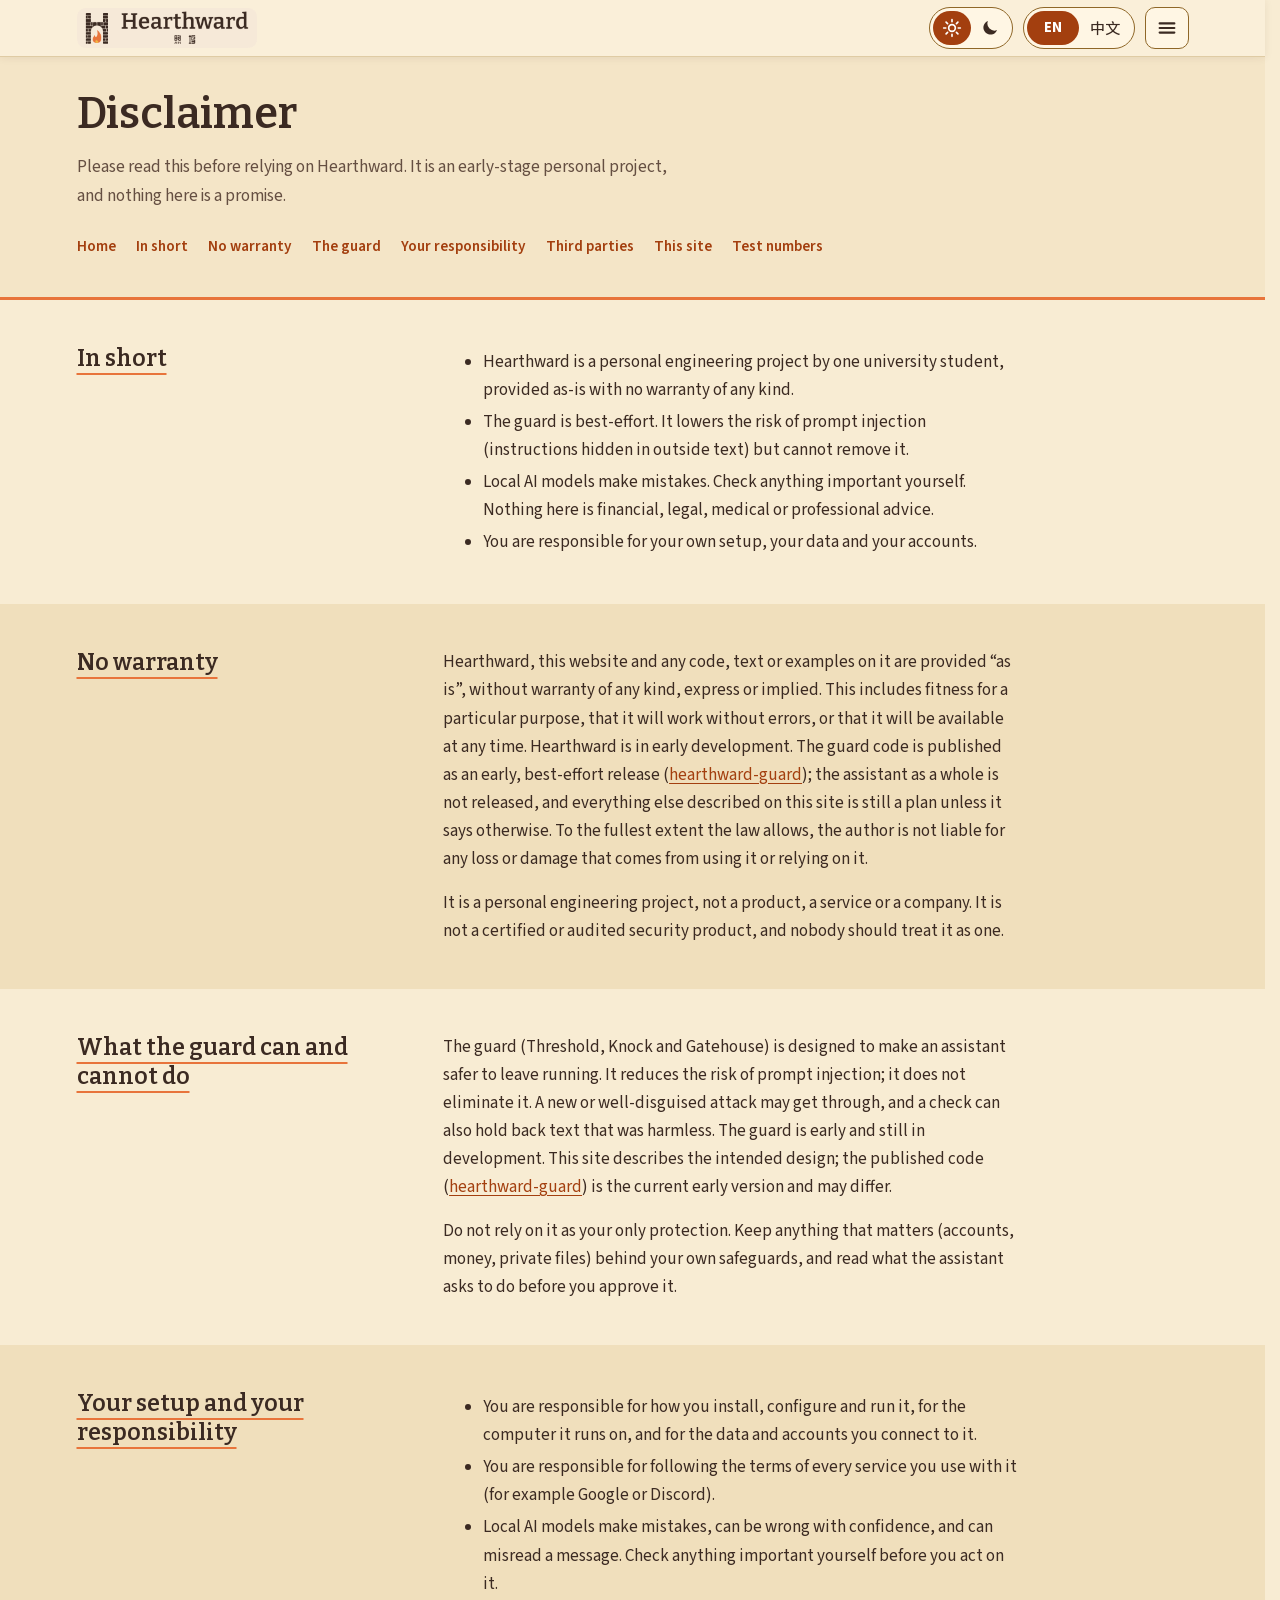
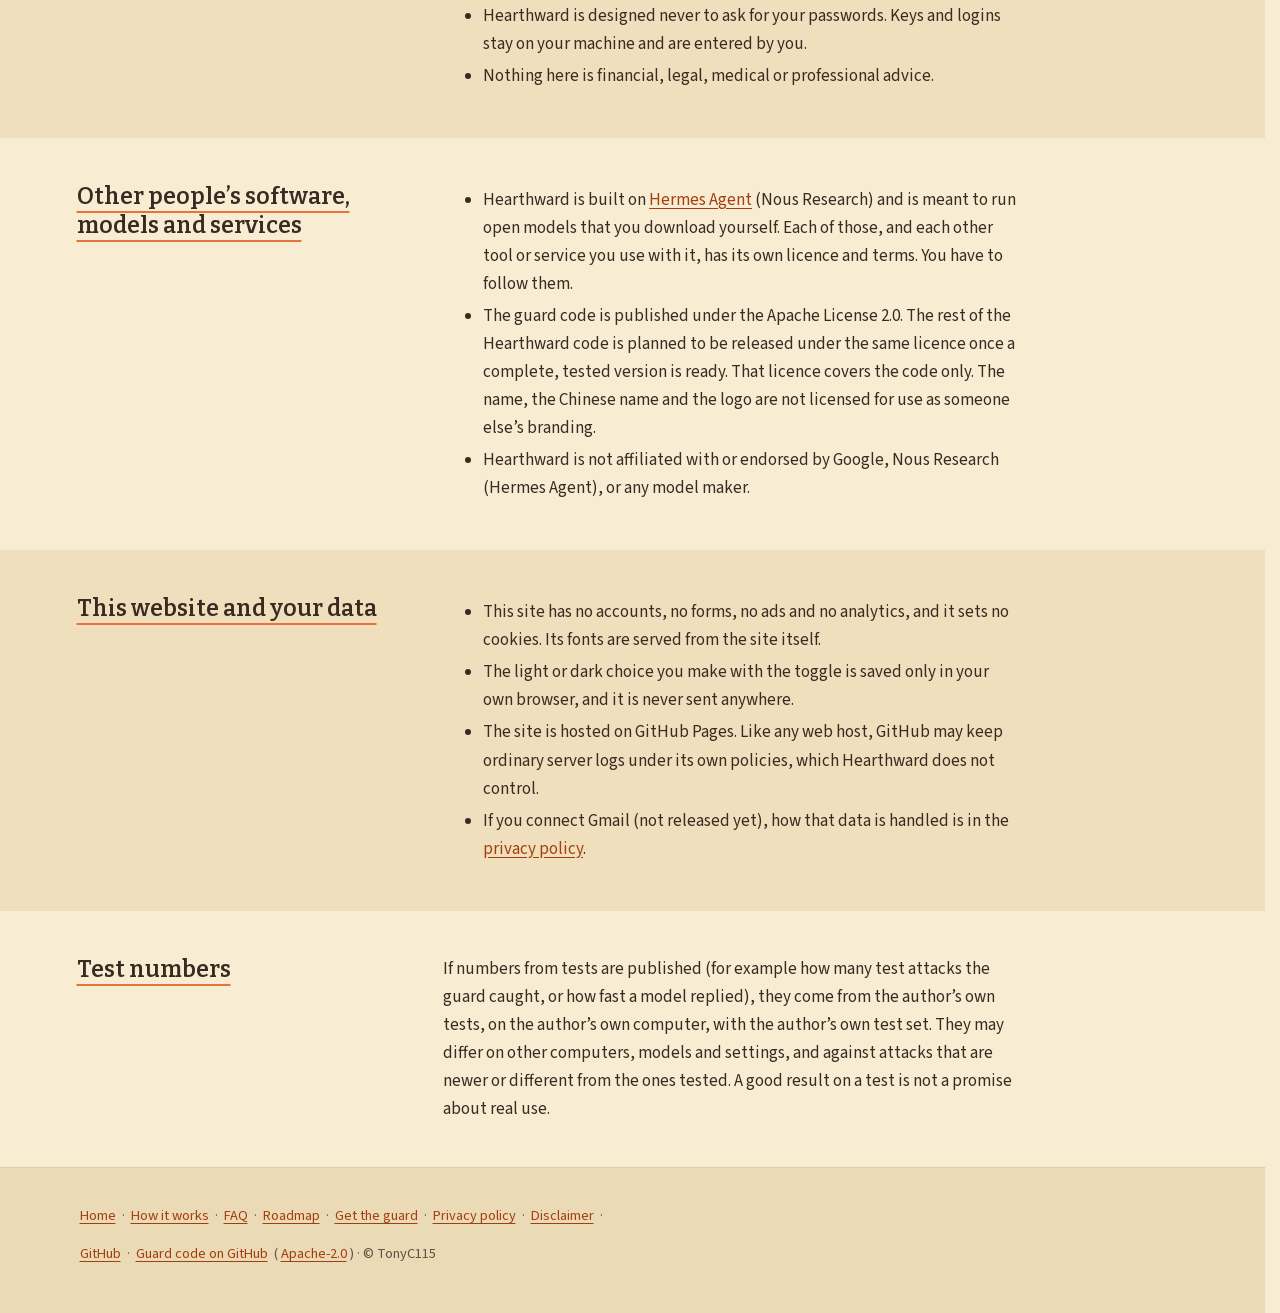
<file: disclaimer.html>
<!DOCTYPE html>
<html lang="en">
<head>
<meta charset="utf-8">
<meta name="viewport" content="width=device-width, initial-scale=1">
<title>Hearthward disclaimer</title>
<meta name="description" content="The full Hearthward disclaimer: no warranty, a personal project, what the guard can and cannot do, your responsibilities, third-party terms, this site and its data, and test numbers.">
<meta property="og:locale" content="en_US">
<meta property="og:locale:alternate" content="zh_CN">
<meta property="og:type" content="website">
<meta property="og:title" content="Hearthward disclaimer">
<meta property="og:description" content="The full Hearthward disclaimer: no warranty, a personal project, what the guard can and cannot do, your responsibilities, third-party terms, this site and its data, and test numbers.">
<meta property="og:url" content="https://hearthward.ai/disclaimer.html">
<meta property="og:image" content="https://hearthward.ai/brand/og-image.png">
<meta property="og:image:width" content="1200">
<meta property="og:image:height" content="630">
<meta property="og:image:alt" content="Hearthward 煦坞 logo">
<meta name="twitter:image" content="https://hearthward.ai/brand/og-image.png">
<meta name="twitter:card" content="summary_large_image">
<meta name="theme-color" content="#F8ECD3">
<script>(function(){var d=document.documentElement;d.classList.add('js');try{if(localStorage.getItem('hw-theme')==='dark'){d.setAttribute('data-theme','dark');var m=document.querySelector('meta[name=theme-color]');if(m)m.content='#17191C'}}catch(e){}})();</script>
<link rel="canonical" href="https://hearthward.ai/disclaimer.html">
<link rel="alternate" hreflang="en" href="https://hearthward.ai/disclaimer.html">
<link rel="alternate" hreflang="zh-Hans" href="https://hearthward.ai/zh/disclaimer.html">
<link rel="alternate" hreflang="x-default" href="https://hearthward.ai/disclaimer.html">
<link rel="icon" type="image/svg+xml" href="favicon.svg">
<link rel="icon" type="image/png" sizes="32x32" href="favicon-32.png">
<link rel="apple-touch-icon" href="apple-touch-icon.png">
<link rel="preload" href="fonts/bitter-600-latin.woff2" as="font" type="font/woff2" crossorigin>
<link rel="preload" href="fonts/hw-sans-body-vf.woff2" as="font" type="font/woff2" crossorigin>
<link rel="preload" href="fonts/hw-han-toggle-450.woff2" as="font" type="font/woff2" crossorigin>
<link rel="stylesheet" href="style.css">
</head>
<body>
<a class="skip" href="#main">Skip to content</a>
<div class="topbar">
<div class="bar-in">
  <a class="brand" href="index.html" aria-label="Hearthward 煦坞, home page"><img class="logo logo-light" src="brand/hearthward-lockup-bilingual-light-2x.png" alt="" width="144" height="32"><img class="logo logo-dark" src="brand/hearthward-lockup-bilingual-dark-2x.png" alt="" width="144" height="32"></a>
  <div class="tools">
  <button type="button" class="themesw" aria-pressed="false" aria-label="Dark mode"><svg class="sun" viewBox="0 0 24 24" width="20" height="20" aria-hidden="true" focusable="false" fill="none" stroke="currentColor" stroke-width="2" stroke-linecap="round"><circle cx="12" cy="12" r="4"/><path d="M12 2v2.5M12 19.5V22M2 12h2.5M19.5 12H22M4.9 4.9l1.8 1.8M17.3 17.3l1.8 1.8M4.9 19.1l1.8-1.8M17.3 6.7l1.8-1.8"/></svg><svg class="moon" viewBox="0 0 24 24" width="20" height="20" aria-hidden="true" focusable="false" fill="currentColor"><path d="M20.5 14.5A8.5 8.5 0 0 1 9.5 3.5a8.5 8.5 0 1 0 11 11z"/></svg></button>
  <div class="langsw" role="group" aria-label="Language"><span aria-current="page" lang="en">EN<span class="sr"> (current language: English)</span></span><a href="zh/disclaimer.html" hreflang="zh-Hans" lang="zh-Hans" aria-label="中文 (Simplified Chinese)">中文</a></div>
  <button type="button" class="menubtn" aria-label="Menu" aria-expanded="false" aria-controls="sidenav"><svg viewBox="0 0 24 24" width="22" height="22" aria-hidden="true" focusable="false" fill="none" stroke="currentColor" stroke-width="2.4" stroke-linecap="round"><path d="M4 7h16M4 12h16M4 17h16"/></svg></button>
  </div>
</div>
</div>
<header>
<div class="wrap">
  <h1>Disclaimer</h1>
  <p class="tagline">Please read this before relying on Hearthward. It is an early-stage personal project, and nothing here is a promise.</p>
  <nav aria-label="Page sections">
    <a href="index.html">Home</a>
    <a href="#short">In short</a>
    <a href="#warranty">No warranty</a>
    <a href="#guard">The guard</a>
    <a href="#you">Your responsibility</a>
    <a href="#third">Third parties</a>
    <a href="#site">This site</a>
    <a href="#numbers">Test numbers</a>
  </nav>
</div>
</header>

<main id="main">
  <section id="short">
<div class="wrap">
    <h2>In short</h2>
    <ul>
      <li>Hearthward is a personal engineering project by one university student, provided as-is with no warranty of any kind.</li>
      <li>The guard is best-effort. It lowers the risk of prompt injection (instructions hidden in outside text) but cannot remove it.</li>
      <li>Local AI models make mistakes. Check anything important yourself. Nothing here is financial, legal, medical or professional advice.</li>
      <li>You are responsible for your own setup, your data and your accounts.</li>
    </ul>
  </div>
</section>
  <section id="warranty">
<div class="wrap">
    <h2>No warranty</h2>
    <p>Hearthward, this website and any code, text or examples on it are provided &ldquo;as is&rdquo;, without warranty of any kind, express or implied. This includes fitness for a particular purpose, that it will work without errors, or that it will be available at any time. Hearthward is in early development. The guard code is published as an early, best-effort release (<a href="https://github.com/hearthward-ai/hearthward-guard">hearthward-guard</a>); the assistant as a whole is not released, and everything else described on this site is still a plan unless it says otherwise. To the fullest extent the law allows, the author is not liable for any loss or damage that comes from using it or relying on it.</p>
    <p>It is a personal engineering project, not a product, a service or a company. It is not a certified or audited security product, and nobody should treat it as one.</p>
  </div>
</section>
  <section id="guard">
<div class="wrap">
    <h2>What the guard can and cannot do</h2>
    <p>The guard (Threshold, Knock and Gatehouse) is designed to make an assistant safer to leave running. It reduces the risk of prompt injection; it does not eliminate it. A new or well-disguised attack may get through, and a check can also hold back text that was harmless. The guard is early and still in development. This site describes the intended design; the published code (<a href="https://github.com/hearthward-ai/hearthward-guard">hearthward-guard</a>) is the current early version and may differ.</p>
    <p>Do not rely on it as your only protection. Keep anything that matters (accounts, money, private files) behind your own safeguards, and read what the assistant asks to do before you approve it.</p>
  </div>
</section>
  <section id="you">
<div class="wrap">
    <h2>Your setup and your responsibility</h2>
    <ul>
      <li>You are responsible for how you install, configure and run it, for the computer it runs on, and for the data and accounts you connect to it.</li>
      <li>You are responsible for following the terms of every service you use with it (for example Google or Discord).</li>
      <li>Local AI models make mistakes, can be wrong with confidence, and can misread a message. Check anything important yourself before you act on it.</li>
      <li>Hearthward is designed never to ask for your passwords. Keys and logins stay on your machine and are entered by you.</li>
      <li>Nothing here is financial, legal, medical or professional advice.</li>
    </ul>
  </div>
</section>
  <section id="third">
<div class="wrap">
    <h2>Other people&rsquo;s software, models and services</h2>
    <ul>
      <li>Hearthward is built on <a href="https://github.com/NousResearch/hermes-agent">Hermes Agent</a> (Nous Research) and is meant to run open models that you download yourself. Each of those, and each other tool or service you use with it, has its own licence and terms. You have to follow them.</li>
      <li>The guard code is published under the Apache License 2.0. The rest of the Hearthward code is planned to be released under the same licence once a complete, tested version is ready. That licence covers the code only. The name, the Chinese name and the logo are not licensed for use as someone else&rsquo;s branding.</li>
      <li>Hearthward is not affiliated with or endorsed by Google, Nous Research (Hermes Agent), or any model maker.</li>
    </ul>
  </div>
</section>
  <section id="site">
<div class="wrap">
    <h2>This website and your data</h2>
    <ul>
      <li>This site has no accounts, no forms, no ads and no analytics, and it sets no cookies. Its fonts are served from the site itself.</li>
      <li>The light or dark choice you make with the toggle is saved only in your own browser, and it is never sent anywhere.</li>
      <li>The site is hosted on GitHub Pages. Like any web host, GitHub may keep ordinary server logs under its own policies, which Hearthward does not control.</li>
      <li>If you connect Gmail (not released yet), how that data is handled is in the <a href="privacy.html">privacy policy</a>.</li>
    </ul>
  </div>
</section>
  <section id="numbers">
<div class="wrap">
    <h2>Test numbers</h2>
    <p>If numbers from tests are published (for example how many test attacks the guard caught, or how fast a model replied), they come from the author&rsquo;s own tests, on the author&rsquo;s own computer, with the author&rsquo;s own test set. They may differ on other computers, models and settings, and against attacks that are newer or different from the ones tested. A good result on a test is not a promise about real use.</p>
  </div>
</section>
</main>

<footer>
<div class="wrap">
  <p><a href="index.html">Home</a> · <a href="how-it-works.html">How it works</a> · <a href="faq.html">FAQ</a> · <a href="roadmap.html">Roadmap</a> · <a href="get-the-guard.html">Get the guard</a> · <a href="privacy.html">Privacy policy</a> · <a href="disclaimer.html">Disclaimer</a> · <a href="https://github.com/hearthward-ai">GitHub</a> · <a href="https://github.com/hearthward-ai/hearthward-guard">Guard code on GitHub</a> (<a href="https://github.com/hearthward-ai/hearthward-guard/blob/main/LICENSE">Apache-2.0</a>) · &copy; TonyC115</p>
</div>
</footer>
<div class="backdrop" aria-hidden="true"></div>
<div class="drawer" id="sidenav" role="dialog" aria-modal="true" aria-labelledby="sn-t" tabindex="-1">
  <div class="drawer-head"><span class="drawer-title" id="sn-t">Pages</span><button type="button" class="closebtn" aria-label="Close menu"><svg viewBox="0 0 24 24" width="22" height="22" aria-hidden="true" focusable="false" fill="none" stroke="currentColor" stroke-width="2.4" stroke-linecap="round"><path d="M6 6l12 12M18 6L6 18"/></svg></button></div>
  <nav aria-label="All pages"><ul>
    <li><a href="index.html">Home</a></li>
    <li><a href="how-it-works.html">How it works</a></li>
    <li><a href="faq.html">FAQ</a></li>
    <li><a href="roadmap.html">Roadmap</a></li>
    <li><a href="get-the-guard.html">Get the guard</a></li>
    <li><a href="privacy.html">Privacy policy</a></li>
    <li><a href="disclaimer.html" aria-current="page">Disclaimer</a></li>
    <li class="ext"><a href="https://github.com/hearthward-ai">GitHub</a></li>
    <li class="ext"><a href="https://github.com/hearthward-ai/hearthward-guard">Guard code</a></li>
  </ul></nav>
</div>
<script>(function(){var s=document.querySelector('.langsw');if(!s)return;var a=s.querySelector('a');a.addEventListener('click',function(e){if(e.defaultPrevented||e.button||e.metaKey||e.ctrlKey||e.shiftKey||e.altKey)return;e.preventDefault();s.classList.add('go');var d=matchMedia('(prefers-reduced-motion: reduce)').matches?0:200;setTimeout(function(){location.href=a.href},d)});addEventListener('pageshow',function(){s.classList.remove('go')})})();</script>
<script>(function(){var b=document.querySelector('.themesw');if(!b)return;var d=document.documentElement,m=document.querySelector('meta[name=theme-color]');function sync(){var k=d.getAttribute('data-theme')==='dark';b.setAttribute('aria-pressed',k?'true':'false');if(m)m.content=k?'#17191C':'#F8ECD3'}sync();b.addEventListener('click',function(){var k=d.getAttribute('data-theme')!=='dark';if(k)d.setAttribute('data-theme','dark');else d.removeAttribute('data-theme');try{localStorage.setItem('hw-theme',k?'dark':'light')}catch(e){}sync()})})();</script>
<script src="menu.js"></script>
</body>
</html>
</file>
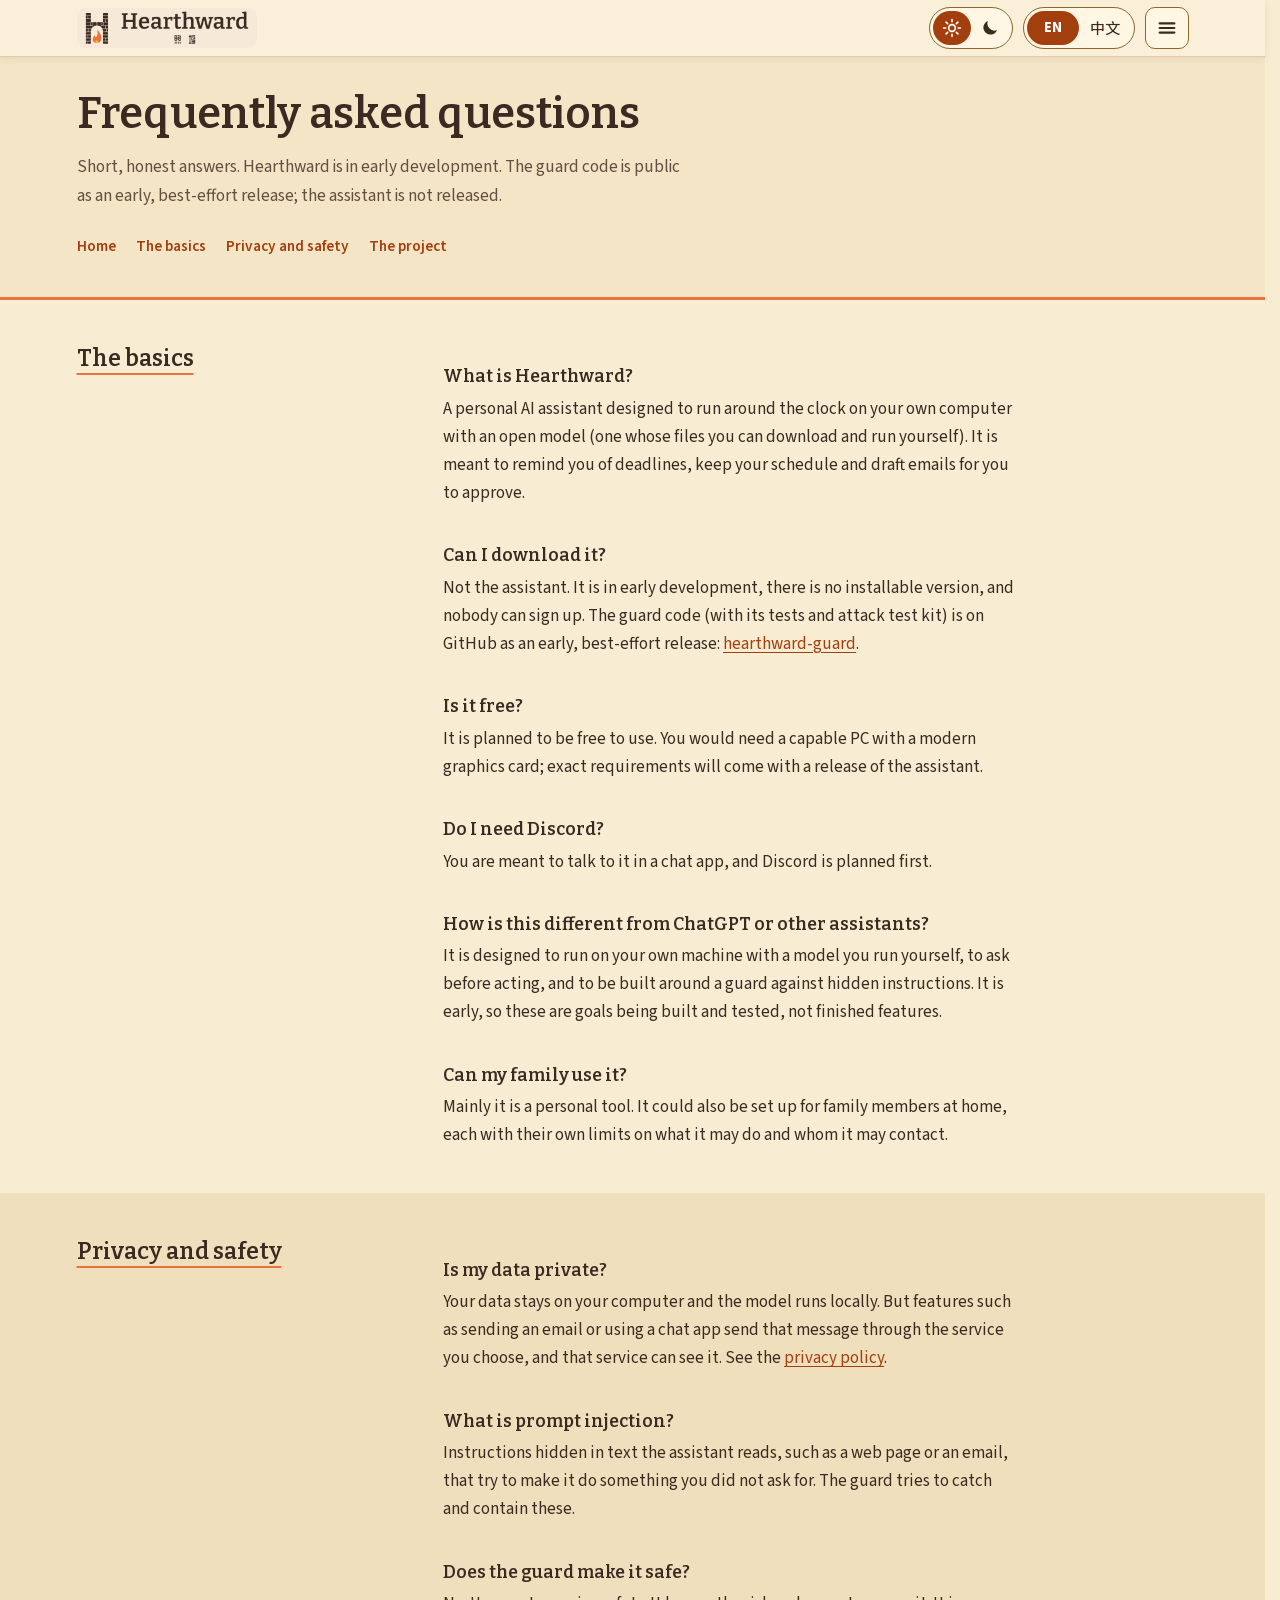
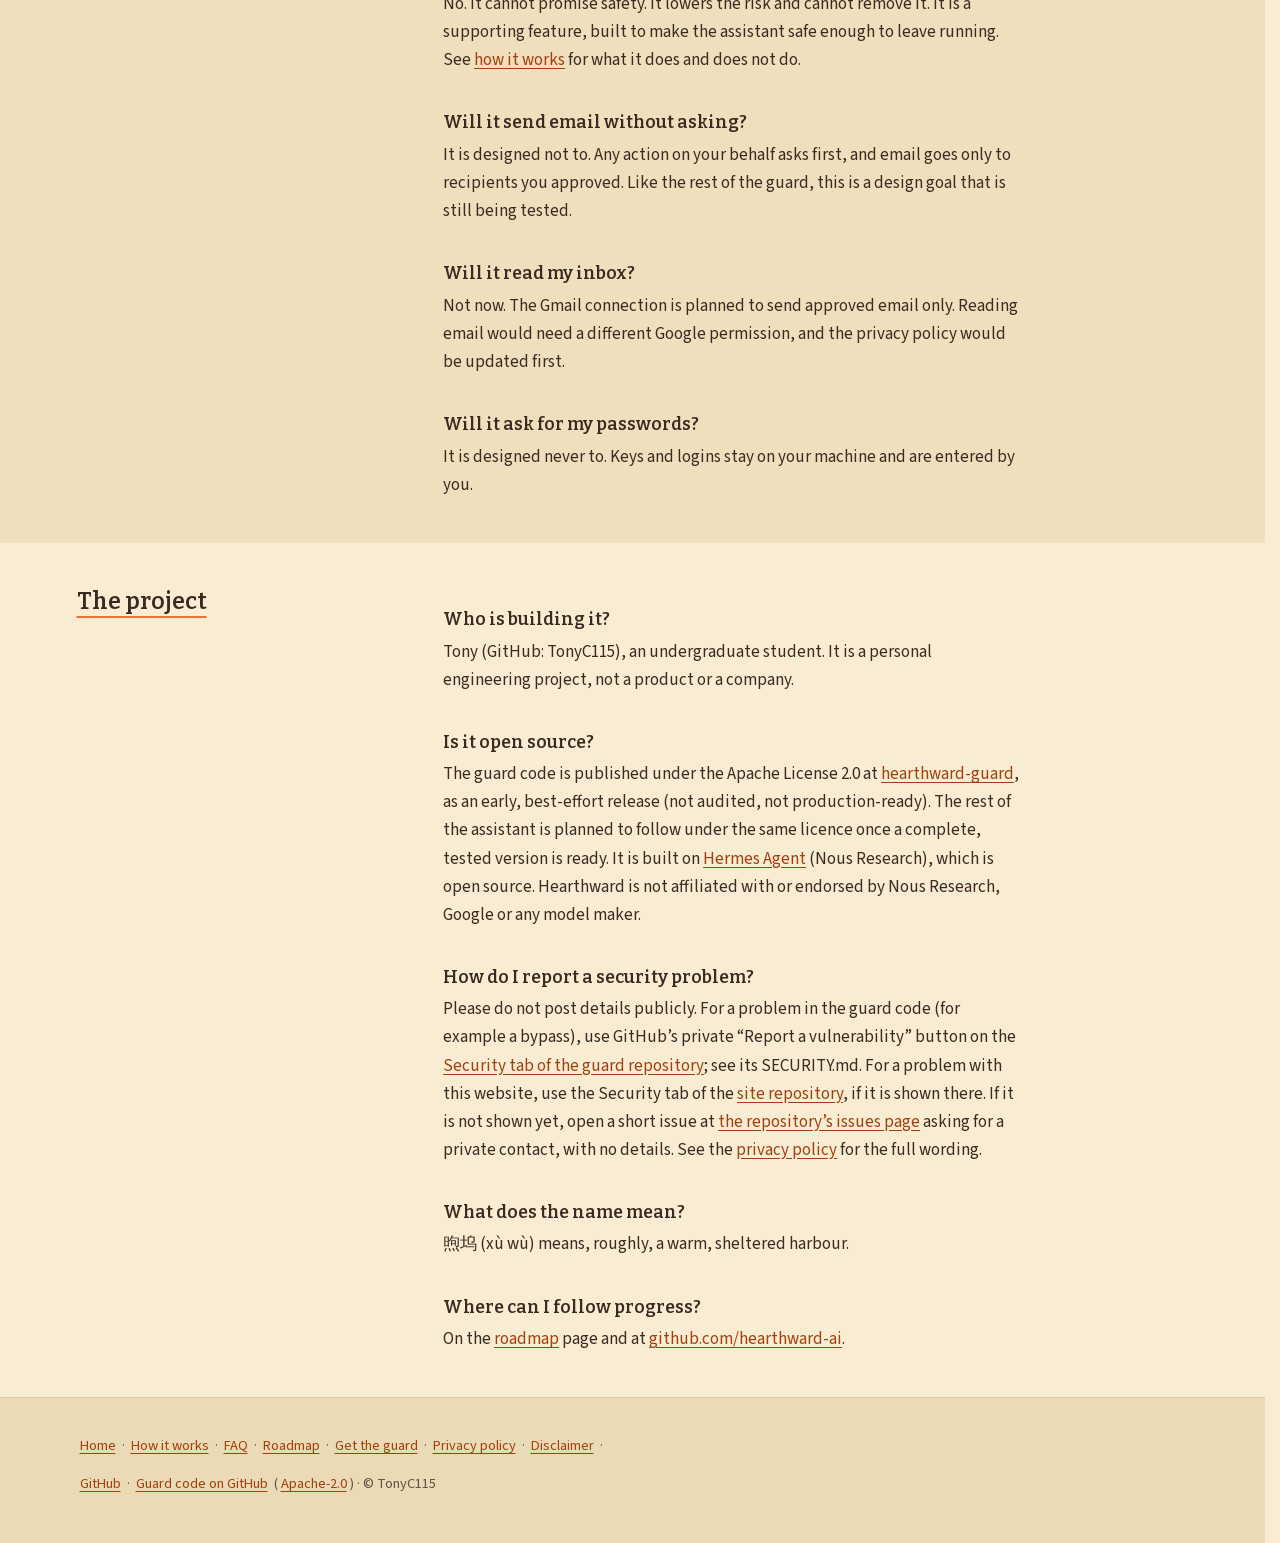
<file: faq.html>
<!DOCTYPE html>
<html lang="en">
<head>
<meta charset="utf-8">
<meta name="viewport" content="width=device-width, initial-scale=1">
<title>Hearthward FAQ</title>
<meta name="description" content="Short answers about Hearthward: what it is, whether it is free, who can see your data, and what the guard can and cannot do.">
<meta property="og:locale" content="en_US">
<meta property="og:locale:alternate" content="zh_CN">
<meta property="og:type" content="website">
<meta property="og:title" content="Hearthward FAQ">
<meta property="og:description" content="Short answers about Hearthward: what it is, whether it is free, who can see your data, and what the guard can and cannot do.">
<meta property="og:url" content="https://hearthward.ai/faq.html">
<meta property="og:image" content="https://hearthward.ai/brand/og-image.png">
<meta property="og:image:width" content="1200">
<meta property="og:image:height" content="630">
<meta property="og:image:alt" content="Hearthward 煦坞 logo">
<meta name="twitter:image" content="https://hearthward.ai/brand/og-image.png">
<meta name="twitter:card" content="summary_large_image">
<meta name="theme-color" content="#F8ECD3">
<script>(function(){var d=document.documentElement;d.classList.add('js');try{if(localStorage.getItem('hw-theme')==='dark'){d.setAttribute('data-theme','dark');var m=document.querySelector('meta[name=theme-color]');if(m)m.content='#17191C'}}catch(e){}})();</script>
<link rel="canonical" href="https://hearthward.ai/faq.html">
<link rel="alternate" hreflang="en" href="https://hearthward.ai/faq.html">
<link rel="alternate" hreflang="zh-Hans" href="https://hearthward.ai/zh/faq.html">
<link rel="alternate" hreflang="x-default" href="https://hearthward.ai/faq.html">
<link rel="icon" type="image/svg+xml" href="favicon.svg">
<link rel="icon" type="image/png" sizes="32x32" href="favicon-32.png">
<link rel="apple-touch-icon" href="apple-touch-icon.png">
<link rel="preload" href="fonts/bitter-600-latin.woff2" as="font" type="font/woff2" crossorigin>
<link rel="preload" href="fonts/hw-sans-body-vf.woff2" as="font" type="font/woff2" crossorigin>
<link rel="preload" href="fonts/hw-han-toggle-450.woff2" as="font" type="font/woff2" crossorigin>
<link rel="stylesheet" href="style.css">
</head>
<body>
<a class="skip" href="#main">Skip to content</a>
<div class="topbar">
<div class="bar-in">
  <a class="brand" href="index.html" aria-label="Hearthward 煦坞, home page"><img class="logo logo-light" src="brand/hearthward-lockup-bilingual-light-2x.png" alt="" width="144" height="32"><img class="logo logo-dark" src="brand/hearthward-lockup-bilingual-dark-2x.png" alt="" width="144" height="32"></a>
  <div class="tools">
  <button type="button" class="themesw" aria-pressed="false" aria-label="Dark mode"><svg class="sun" viewBox="0 0 24 24" width="20" height="20" aria-hidden="true" focusable="false" fill="none" stroke="currentColor" stroke-width="2" stroke-linecap="round"><circle cx="12" cy="12" r="4"/><path d="M12 2v2.5M12 19.5V22M2 12h2.5M19.5 12H22M4.9 4.9l1.8 1.8M17.3 17.3l1.8 1.8M4.9 19.1l1.8-1.8M17.3 6.7l1.8-1.8"/></svg><svg class="moon" viewBox="0 0 24 24" width="20" height="20" aria-hidden="true" focusable="false" fill="currentColor"><path d="M20.5 14.5A8.5 8.5 0 0 1 9.5 3.5a8.5 8.5 0 1 0 11 11z"/></svg></button>
  <div class="langsw" role="group" aria-label="Language"><span aria-current="page" lang="en">EN<span class="sr"> (current language: English)</span></span><a href="zh/faq.html" hreflang="zh-Hans" lang="zh-Hans" aria-label="中文 (Simplified Chinese)">中文</a></div>
  <button type="button" class="menubtn" aria-label="Menu" aria-expanded="false" aria-controls="sidenav"><svg viewBox="0 0 24 24" width="22" height="22" aria-hidden="true" focusable="false" fill="none" stroke="currentColor" stroke-width="2.4" stroke-linecap="round"><path d="M4 7h16M4 12h16M4 17h16"/></svg></button>
  </div>
</div>
</div>
<header>
<div class="wrap">
  <h1>Frequently asked questions</h1>
  <p class="tagline">Short, honest answers. Hearthward is in early development. The guard code is public as an early, best-effort release; the assistant is not released.</p>
  <nav aria-label="Page sections">
    <a href="index.html">Home</a>
    <a href="#basics">The basics</a>
    <a href="#privacy">Privacy and safety</a>
    <a href="#project">The project</a>
  </nav>
</div>
</header>

<main id="main">
  <section id="basics">
<div class="wrap">
    <h2>The basics</h2>
    <h3>What is Hearthward?</h3>
    <p>A personal AI assistant designed to run around the clock on your own computer with an open model (one whose files you can download and run yourself). It is meant to remind you of deadlines, keep your schedule and draft emails for you to approve.</p>
    <h3>Can I download it?</h3>
    <p>Not the assistant. It is in early development, there is no installable version, and nobody can sign up. The guard code (with its tests and attack test kit) is on GitHub as an early, best-effort release: <a href="https://github.com/hearthward-ai/hearthward-guard">hearthward-guard</a>.</p>
    <h3>Is it free?</h3>
    <p>It is planned to be free to use. You would need a capable PC with a modern graphics card; exact requirements will come with a release of the assistant.</p>
    <h3>Do I need Discord?</h3>
    <p>You are meant to talk to it in a chat app, and Discord is planned first.</p>
    <h3>How is this different from ChatGPT or other assistants?</h3>
    <p>It is designed to run on your own machine with a model you run yourself, to ask before acting, and to be built around a guard against hidden instructions. It is early, so these are goals being built and tested, not finished features.</p>
    <h3>Can my family use it?</h3>
    <p>Mainly it is a personal tool. It could also be set up for family members at home, each with their own limits on what it may do and whom it may contact.</p>
  </div>
</section>
  <section id="privacy">
<div class="wrap">
    <h2>Privacy and safety</h2>
    <h3>Is my data private?</h3>
    <p>Your data stays on your computer and the model runs locally. But features such as sending an email or using a chat app send that message through the service you choose, and that service can see it. See the <a href="privacy.html">privacy policy</a>.</p>
    <h3>What is prompt injection?</h3>
    <p>Instructions hidden in text the assistant reads, such as a web page or an email, that try to make it do something you did not ask for. The guard tries to catch and contain these.</p>
    <h3>Does the guard make it safe?</h3>
    <p>No. It cannot promise safety. It lowers the risk and cannot remove it. It is a supporting feature, built to make the assistant safe enough to leave running. See <a href="how-it-works.html">how it works</a> for what it does and does not do.</p>
    <h3>Will it send email without asking?</h3>
    <p>It is designed not to. Any action on your behalf asks first, and email goes only to recipients you approved. Like the rest of the guard, this is a design goal that is still being tested.</p>
    <h3>Will it read my inbox?</h3>
    <p>Not now. The Gmail connection is planned to send approved email only. Reading email would need a different Google permission, and the privacy policy would be updated first.</p>
    <h3>Will it ask for my passwords?</h3>
    <p>It is designed never to. Keys and logins stay on your machine and are entered by you.</p>
  </div>
</section>
  <section id="project">
<div class="wrap">
    <h2>The project</h2>
    <h3>Who is building it?</h3>
    <p>Tony (GitHub: TonyC115), an undergraduate student. It is a personal engineering project, not a product or a company.</p>
    <h3>Is it open source?</h3>
    <p>The guard code is published under the Apache License 2.0 at <a href="https://github.com/hearthward-ai/hearthward-guard">hearthward-guard</a>, as an early, best-effort release (not audited, not production-ready). The rest of the assistant is planned to follow under the same licence once a complete, tested version is ready. It is built on <a href="https://github.com/NousResearch/hermes-agent">Hermes Agent</a> (Nous Research), which is open source. Hearthward is not affiliated with or endorsed by Nous Research, Google or any model maker.</p>
    <h3>How do I report a security problem?</h3>
    <p>Please do not post details publicly. For a problem in the guard code (for example a bypass), use GitHub&rsquo;s private &ldquo;Report a vulnerability&rdquo; button on the <a href="https://github.com/hearthward-ai/hearthward-guard/security">Security tab of the guard repository</a>; see its SECURITY.md. For a problem with this website, use the Security tab of the <a href="https://github.com/hearthward-ai/hearthward-ai.github.io">site repository</a>, if it is shown there. If it is not shown yet, open a short issue at <a href="https://github.com/hearthward-ai/hearthward-ai.github.io/issues">the repository&rsquo;s issues page</a> asking for a private contact, with no details. See the <a href="privacy.html#contact">privacy policy</a> for the full wording.</p>
    <h3>What does the name mean?</h3>
    <p>煦坞 (xù wù) means, roughly, a warm, sheltered harbour.</p>
    <h3>Where can I follow progress?</h3>
    <p>On the <a href="roadmap.html">roadmap</a> page and at <a href="https://github.com/hearthward-ai">github.com/hearthward-ai</a>.</p>
  </div>
</section>
</main>

<footer>
<div class="wrap">
  <p><a href="index.html">Home</a> · <a href="how-it-works.html">How it works</a> · <a href="faq.html">FAQ</a> · <a href="roadmap.html">Roadmap</a> · <a href="get-the-guard.html">Get the guard</a> · <a href="privacy.html">Privacy policy</a> · <a href="disclaimer.html">Disclaimer</a> · <a href="https://github.com/hearthward-ai">GitHub</a> · <a href="https://github.com/hearthward-ai/hearthward-guard">Guard code on GitHub</a> (<a href="https://github.com/hearthward-ai/hearthward-guard/blob/main/LICENSE">Apache-2.0</a>) · &copy; TonyC115</p>
</div>
</footer>
<div class="backdrop" aria-hidden="true"></div>
<div class="drawer" id="sidenav" role="dialog" aria-modal="true" aria-labelledby="sn-t" tabindex="-1">
  <div class="drawer-head"><span class="drawer-title" id="sn-t">Pages</span><button type="button" class="closebtn" aria-label="Close menu"><svg viewBox="0 0 24 24" width="22" height="22" aria-hidden="true" focusable="false" fill="none" stroke="currentColor" stroke-width="2.4" stroke-linecap="round"><path d="M6 6l12 12M18 6L6 18"/></svg></button></div>
  <nav aria-label="All pages"><ul>
    <li><a href="index.html">Home</a></li>
    <li><a href="how-it-works.html">How it works</a></li>
    <li><a href="faq.html" aria-current="page">FAQ</a></li>
    <li><a href="roadmap.html">Roadmap</a></li>
    <li><a href="get-the-guard.html">Get the guard</a></li>
    <li><a href="privacy.html">Privacy policy</a></li>
    <li><a href="disclaimer.html">Disclaimer</a></li>
    <li class="ext"><a href="https://github.com/hearthward-ai">GitHub</a></li>
    <li class="ext"><a href="https://github.com/hearthward-ai/hearthward-guard">Guard code</a></li>
  </ul></nav>
</div>
<script>(function(){var s=document.querySelector('.langsw');if(!s)return;var a=s.querySelector('a');a.addEventListener('click',function(e){if(e.defaultPrevented||e.button||e.metaKey||e.ctrlKey||e.shiftKey||e.altKey)return;e.preventDefault();s.classList.add('go');var d=matchMedia('(prefers-reduced-motion: reduce)').matches?0:200;setTimeout(function(){location.href=a.href},d)});addEventListener('pageshow',function(){s.classList.remove('go')})})();</script>
<script>(function(){var b=document.querySelector('.themesw');if(!b)return;var d=document.documentElement,m=document.querySelector('meta[name=theme-color]');function sync(){var k=d.getAttribute('data-theme')==='dark';b.setAttribute('aria-pressed',k?'true':'false');if(m)m.content=k?'#17191C':'#F8ECD3'}sync();b.addEventListener('click',function(){var k=d.getAttribute('data-theme')!=='dark';if(k)d.setAttribute('data-theme','dark');else d.removeAttribute('data-theme');try{localStorage.setItem('hw-theme',k?'dark':'light')}catch(e){}sync()})})();</script>
<script src="menu.js"></script>
</body>
</html>
</file>
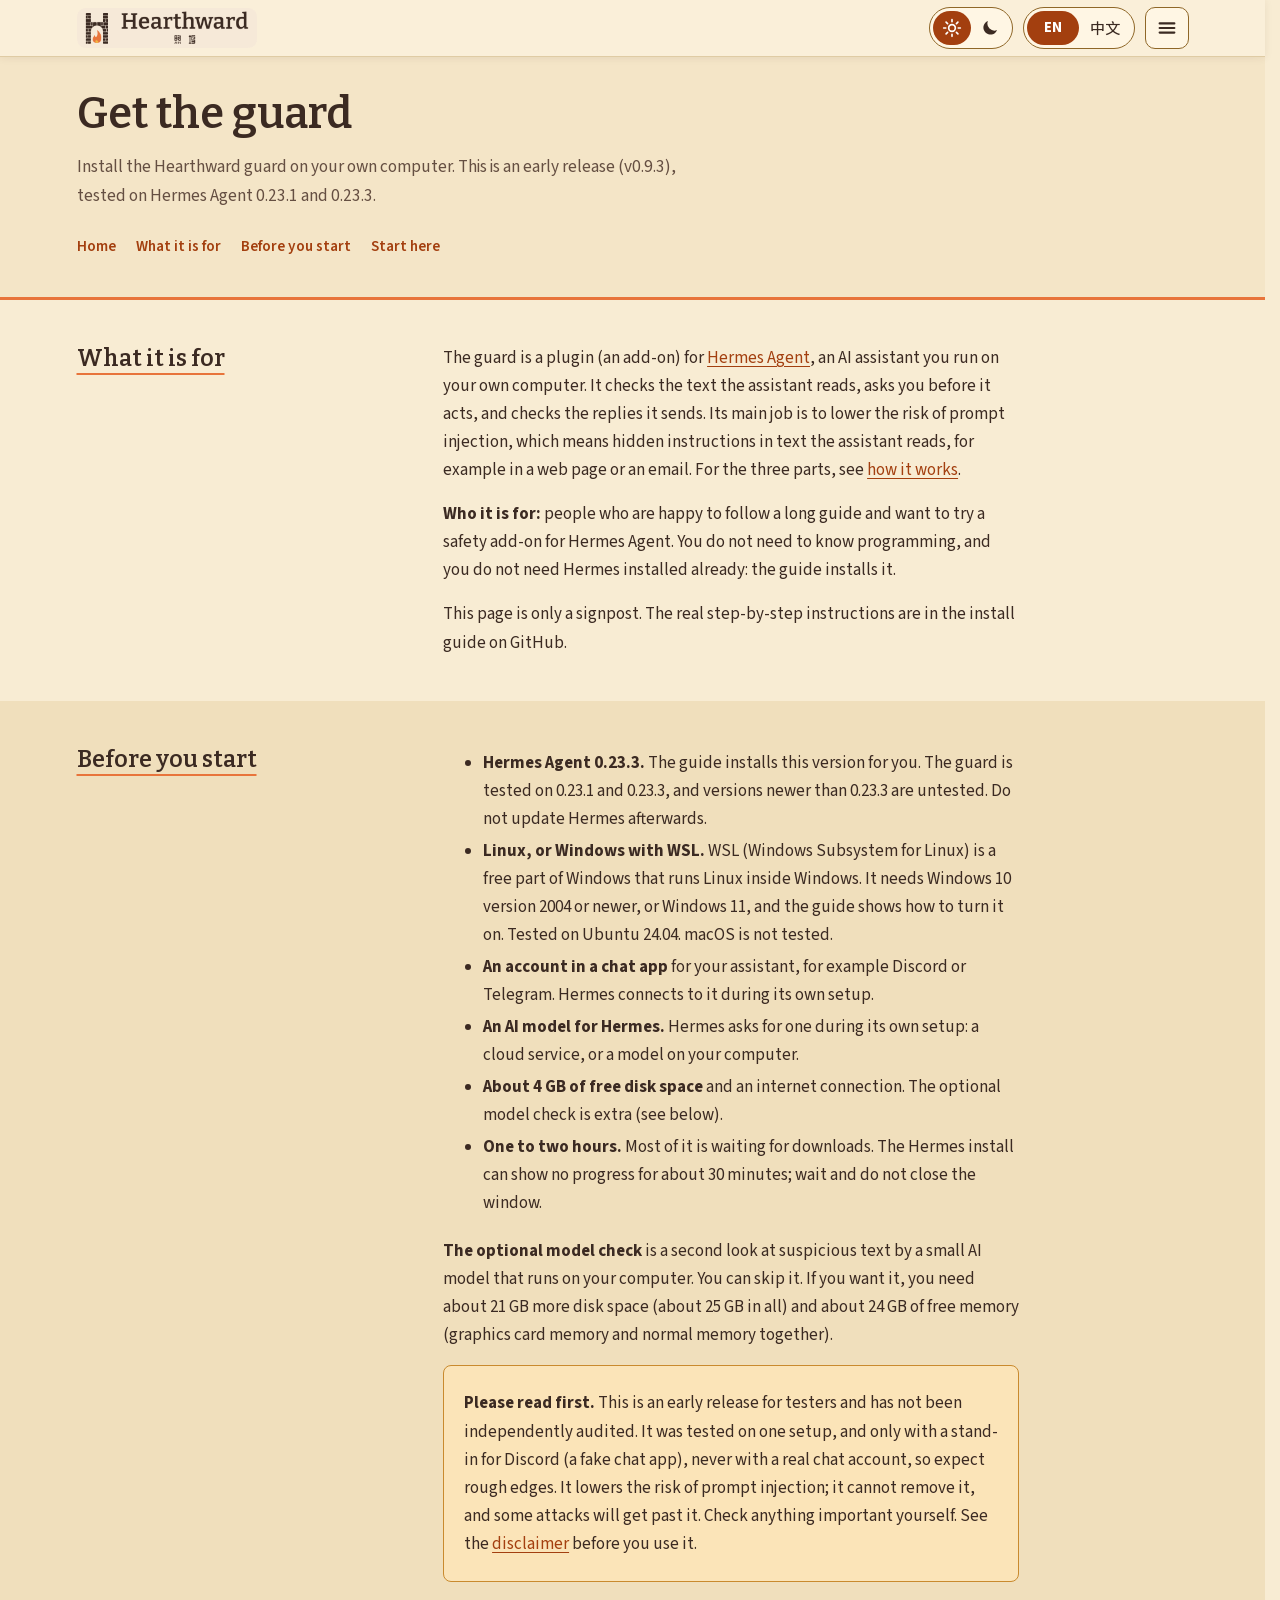
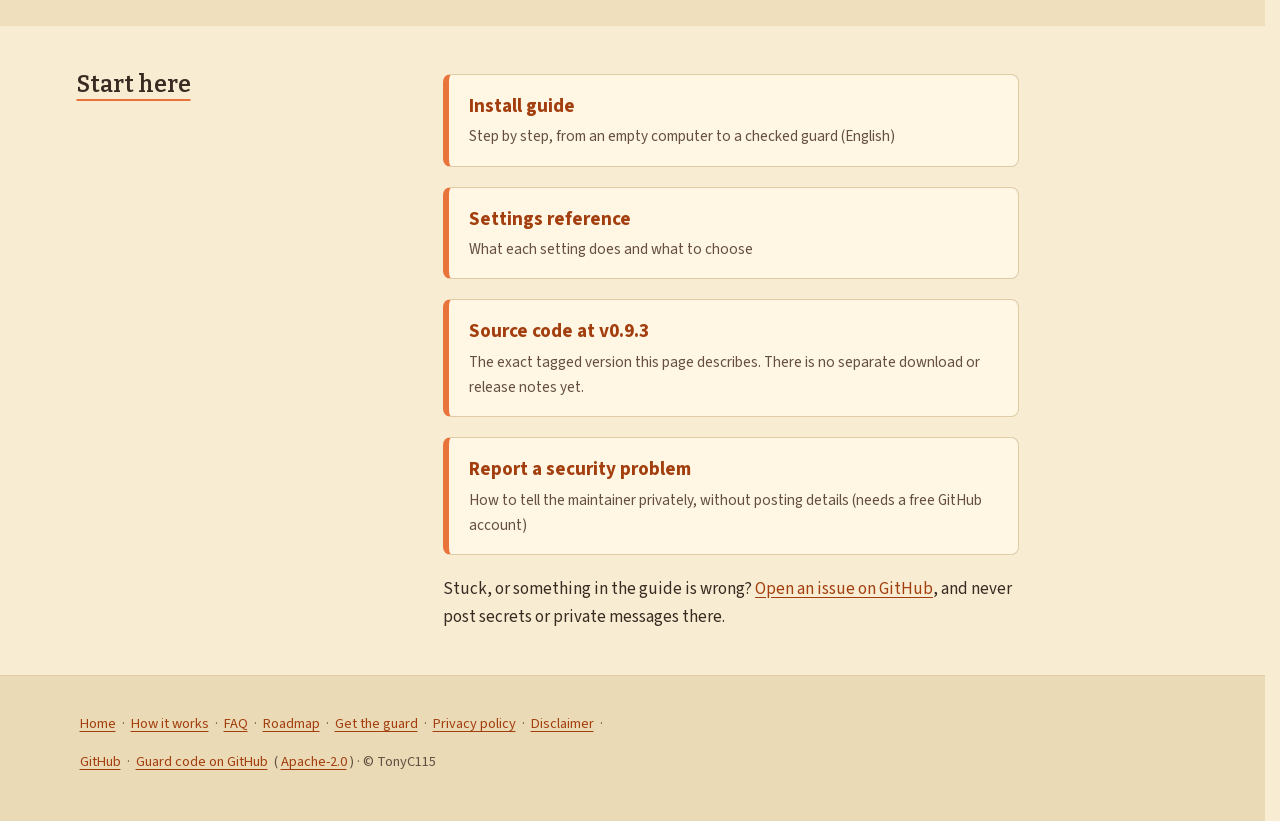
<file: get-the-guard.html>
<!DOCTYPE html>
<html lang="en">
<head>
<meta charset="utf-8">
<meta name="viewport" content="width=device-width, initial-scale=1">
<title>Get the Hearthward guard</title>
<meta name="description" content="How to install the Hearthward guard: what it is for, what you need first, and links to the install guide, settings reference and security reporting.">
<meta property="og:locale" content="en_US">
<meta property="og:locale:alternate" content="zh_CN">
<meta property="og:type" content="website">
<meta property="og:title" content="Get the Hearthward guard">
<meta property="og:description" content="How to install the Hearthward guard: what it is for, what you need first, and links to the install guide, settings reference and security reporting.">
<meta property="og:url" content="https://hearthward.ai/get-the-guard.html">
<meta property="og:image" content="https://hearthward.ai/brand/og-image.png">
<meta property="og:image:width" content="1200">
<meta property="og:image:height" content="630">
<meta property="og:image:alt" content="Hearthward 煦坞 logo">
<meta name="twitter:image" content="https://hearthward.ai/brand/og-image.png">
<meta name="twitter:card" content="summary_large_image">
<meta name="theme-color" content="#F8ECD3">
<script>(function(){var d=document.documentElement;d.classList.add('js');try{if(localStorage.getItem('hw-theme')==='dark'){d.setAttribute('data-theme','dark');var m=document.querySelector('meta[name=theme-color]');if(m)m.content='#17191C'}}catch(e){}})();</script>
<link rel="canonical" href="https://hearthward.ai/get-the-guard.html">
<link rel="alternate" hreflang="en" href="https://hearthward.ai/get-the-guard.html">
<link rel="alternate" hreflang="zh-Hans" href="https://hearthward.ai/zh/get-the-guard.html">
<link rel="alternate" hreflang="x-default" href="https://hearthward.ai/get-the-guard.html">
<link rel="icon" type="image/svg+xml" href="favicon.svg">
<link rel="icon" type="image/png" sizes="32x32" href="favicon-32.png">
<link rel="apple-touch-icon" href="apple-touch-icon.png">
<link rel="preload" href="fonts/bitter-600-latin.woff2" as="font" type="font/woff2" crossorigin>
<link rel="preload" href="fonts/hw-sans-body-vf.woff2" as="font" type="font/woff2" crossorigin>
<link rel="preload" href="fonts/hw-han-toggle-450.woff2" as="font" type="font/woff2" crossorigin>
<link rel="stylesheet" href="style.css">
</head>
<body>
<a class="skip" href="#main">Skip to content</a>
<div class="topbar">
<div class="bar-in">
  <a class="brand" href="index.html" aria-label="Hearthward 煦坞, home page"><img class="logo logo-light" src="brand/hearthward-lockup-bilingual-light-2x.png" alt="" width="144" height="32"><img class="logo logo-dark" src="brand/hearthward-lockup-bilingual-dark-2x.png" alt="" width="144" height="32"></a>
  <div class="tools">
  <button type="button" class="themesw" aria-pressed="false" aria-label="Dark mode"><svg class="sun" viewBox="0 0 24 24" width="20" height="20" aria-hidden="true" focusable="false" fill="none" stroke="currentColor" stroke-width="2" stroke-linecap="round"><circle cx="12" cy="12" r="4"/><path d="M12 2v2.5M12 19.5V22M2 12h2.5M19.5 12H22M4.9 4.9l1.8 1.8M17.3 17.3l1.8 1.8M4.9 19.1l1.8-1.8M17.3 6.7l1.8-1.8"/></svg><svg class="moon" viewBox="0 0 24 24" width="20" height="20" aria-hidden="true" focusable="false" fill="currentColor"><path d="M20.5 14.5A8.5 8.5 0 0 1 9.5 3.5a8.5 8.5 0 1 0 11 11z"/></svg></button>
  <div class="langsw" role="group" aria-label="Language"><span aria-current="page" lang="en">EN<span class="sr"> (current language: English)</span></span><a href="zh/get-the-guard.html" hreflang="zh-Hans" lang="zh-Hans" aria-label="中文 (Simplified Chinese)">中文</a></div>
  <button type="button" class="menubtn" aria-label="Menu" aria-expanded="false" aria-controls="sidenav"><svg viewBox="0 0 24 24" width="22" height="22" aria-hidden="true" focusable="false" fill="none" stroke="currentColor" stroke-width="2.4" stroke-linecap="round"><path d="M4 7h16M4 12h16M4 17h16"/></svg></button>
  </div>
</div>
</div>
<header>
<div class="wrap">
  <h1>Get the guard</h1>
  <p class="tagline">Install the Hearthward guard on your own computer. This is an early release (v0.9.3), tested on Hermes Agent 0.23.1 and 0.23.3.</p>
  <nav aria-label="Page sections">
    <a href="index.html">Home</a>
    <a href="#for">What it is for</a>
    <a href="#need">Before you start</a>
    <a href="#links">Start here</a>
  </nav>
</div>
</header>

<main id="main">
  <section id="for">
<div class="wrap">
    <h2>What it is for</h2>
    <p>The guard is a plugin (an add-on) for <a href="https://github.com/NousResearch/hermes-agent">Hermes Agent</a>, an AI assistant you run on your own computer. It checks the text the assistant reads, asks you before it acts, and checks the replies it sends. Its main job is to lower the risk of prompt injection, which means hidden instructions in text the assistant reads, for example in a web page or an email. For the three parts, see <a href="how-it-works.html">how it works</a>.</p>
    <p><strong>Who it is for:</strong> people who are happy to follow a long guide and want to try a safety add-on for Hermes Agent. You do not need to know programming, and you do not need Hermes installed already: the guide installs it.</p>
    <p>This page is only a signpost. The real step-by-step instructions are in the install guide on GitHub.</p>
  </div>
</section>
  <section id="need">
<div class="wrap">
    <h2>Before you start</h2>
    <ul>
      <li><strong>Hermes Agent 0.23.3.</strong> The guide installs this version for you. The guard is tested on 0.23.1 and 0.23.3, and versions newer than 0.23.3 are untested. Do not update Hermes afterwards.</li>
      <li><strong>Linux, or Windows with WSL.</strong> WSL (Windows Subsystem for Linux) is a free part of Windows that runs Linux inside Windows. It needs Windows 10 version 2004 or newer, or Windows 11, and the guide shows how to turn it on. Tested on Ubuntu 24.04. macOS is not tested.</li>
      <li><strong>An account in a chat app</strong> for your assistant, for example Discord or Telegram. Hermes connects to it during its own setup.</li>
      <li><strong>An AI model for Hermes.</strong> Hermes asks for one during its own setup: a cloud service, or a model on your computer.</li>
      <li><strong>About 4 GB of free disk space</strong> and an internet connection. The optional model check is extra (see below).</li>
      <li><strong>One to two hours.</strong> Most of it is waiting for downloads. The Hermes install can show no progress for about 30 minutes; wait and do not close the window.</li>
    </ul>
    <p><strong>The optional model check</strong> is a second look at suspicious text by a small AI model that runs on your computer. You can skip it. If you want it, you need about 21 GB more disk space (about 25 GB in all) and about 24 GB of free memory (graphics card memory and normal memory together).</p>
    <div class="disclaimer">
    <p><strong>Please read first.</strong> This is an early release for testers and has not been independently audited. It was tested on one setup, and only with a stand-in for Discord (a fake chat app), never with a real chat account, so expect rough edges. It lowers the risk of prompt injection; it cannot remove it, and some attacks will get past it. Check anything important yourself. See the <a href="disclaimer.html">disclaimer</a> before you use it.</p>
    </div>
  </div>
</section>
  <section id="links">
<div class="wrap">
    <h2>Start here</h2>
    <ul class="getlinks">
      <li><a href="https://github.com/hearthward-ai/hearthward-guard/blob/main/guard/INSTALL.md"><strong>Install guide</strong><span>Step by step, from an empty computer to a checked guard (English)</span></a></li>
      <li><a href="https://github.com/hearthward-ai/hearthward-guard/blob/main/guard/SETTINGS.md"><strong>Settings reference</strong><span>What each setting does and what to choose</span></a></li>
      <li><a href="https://github.com/hearthward-ai/hearthward-guard/releases/tag/v0.9.3"><strong>Source code at v0.9.3</strong><span>The exact tagged version this page describes. There is no separate download or release notes yet.</span></a></li>
      <li><a href="https://github.com/hearthward-ai/hearthward-guard/blob/main/SECURITY.md"><strong>Report a security problem</strong><span>How to tell the maintainer privately, without posting details (needs a free GitHub account)</span></a></li>
    </ul>
    <p>Stuck, or something in the guide is wrong? <a href="https://github.com/hearthward-ai/hearthward-guard/issues">Open an issue on GitHub</a>, and never post secrets or private messages there.</p>
  </div>
</section>
</main>

<footer>
<div class="wrap">
  <p><a href="index.html">Home</a> · <a href="how-it-works.html">How it works</a> · <a href="faq.html">FAQ</a> · <a href="roadmap.html">Roadmap</a> · <a href="get-the-guard.html">Get the guard</a> · <a href="privacy.html">Privacy policy</a> · <a href="disclaimer.html">Disclaimer</a> · <a href="https://github.com/hearthward-ai">GitHub</a> · <a href="https://github.com/hearthward-ai/hearthward-guard">Guard code on GitHub</a> (<a href="https://github.com/hearthward-ai/hearthward-guard/blob/main/LICENSE">Apache-2.0</a>) · &copy; TonyC115</p>
</div>
</footer>
<div class="backdrop" aria-hidden="true"></div>
<div class="drawer" id="sidenav" role="dialog" aria-modal="true" aria-labelledby="sn-t" tabindex="-1">
  <div class="drawer-head"><span class="drawer-title" id="sn-t">Pages</span><button type="button" class="closebtn" aria-label="Close menu"><svg viewBox="0 0 24 24" width="22" height="22" aria-hidden="true" focusable="false" fill="none" stroke="currentColor" stroke-width="2.4" stroke-linecap="round"><path d="M6 6l12 12M18 6L6 18"/></svg></button></div>
  <nav aria-label="All pages"><ul>
    <li><a href="index.html">Home</a></li>
    <li><a href="how-it-works.html">How it works</a></li>
    <li><a href="faq.html">FAQ</a></li>
    <li><a href="roadmap.html">Roadmap</a></li>
    <li><a href="get-the-guard.html" aria-current="page">Get the guard</a></li>
    <li><a href="privacy.html">Privacy policy</a></li>
    <li><a href="disclaimer.html">Disclaimer</a></li>
    <li class="ext"><a href="https://github.com/hearthward-ai">GitHub</a></li>
    <li class="ext"><a href="https://github.com/hearthward-ai/hearthward-guard">Guard code</a></li>
  </ul></nav>
</div>
<script>(function(){var s=document.querySelector('.langsw');if(!s)return;var a=s.querySelector('a');a.addEventListener('click',function(e){if(e.defaultPrevented||e.button||e.metaKey||e.ctrlKey||e.shiftKey||e.altKey)return;e.preventDefault();s.classList.add('go');var d=matchMedia('(prefers-reduced-motion: reduce)').matches?0:200;setTimeout(function(){location.href=a.href},d)});addEventListener('pageshow',function(){s.classList.remove('go')})})();</script>
<script>(function(){var b=document.querySelector('.themesw');if(!b)return;var d=document.documentElement,m=document.querySelector('meta[name=theme-color]');function sync(){var k=d.getAttribute('data-theme')==='dark';b.setAttribute('aria-pressed',k?'true':'false');if(m)m.content=k?'#17191C':'#F8ECD3'}sync();b.addEventListener('click',function(){var k=d.getAttribute('data-theme')!=='dark';if(k)d.setAttribute('data-theme','dark');else d.removeAttribute('data-theme');try{localStorage.setItem('hw-theme',k?'dark':'light')}catch(e){}sync()})})();</script>
<script src="menu.js"></script>
</body>
</html>
</file>
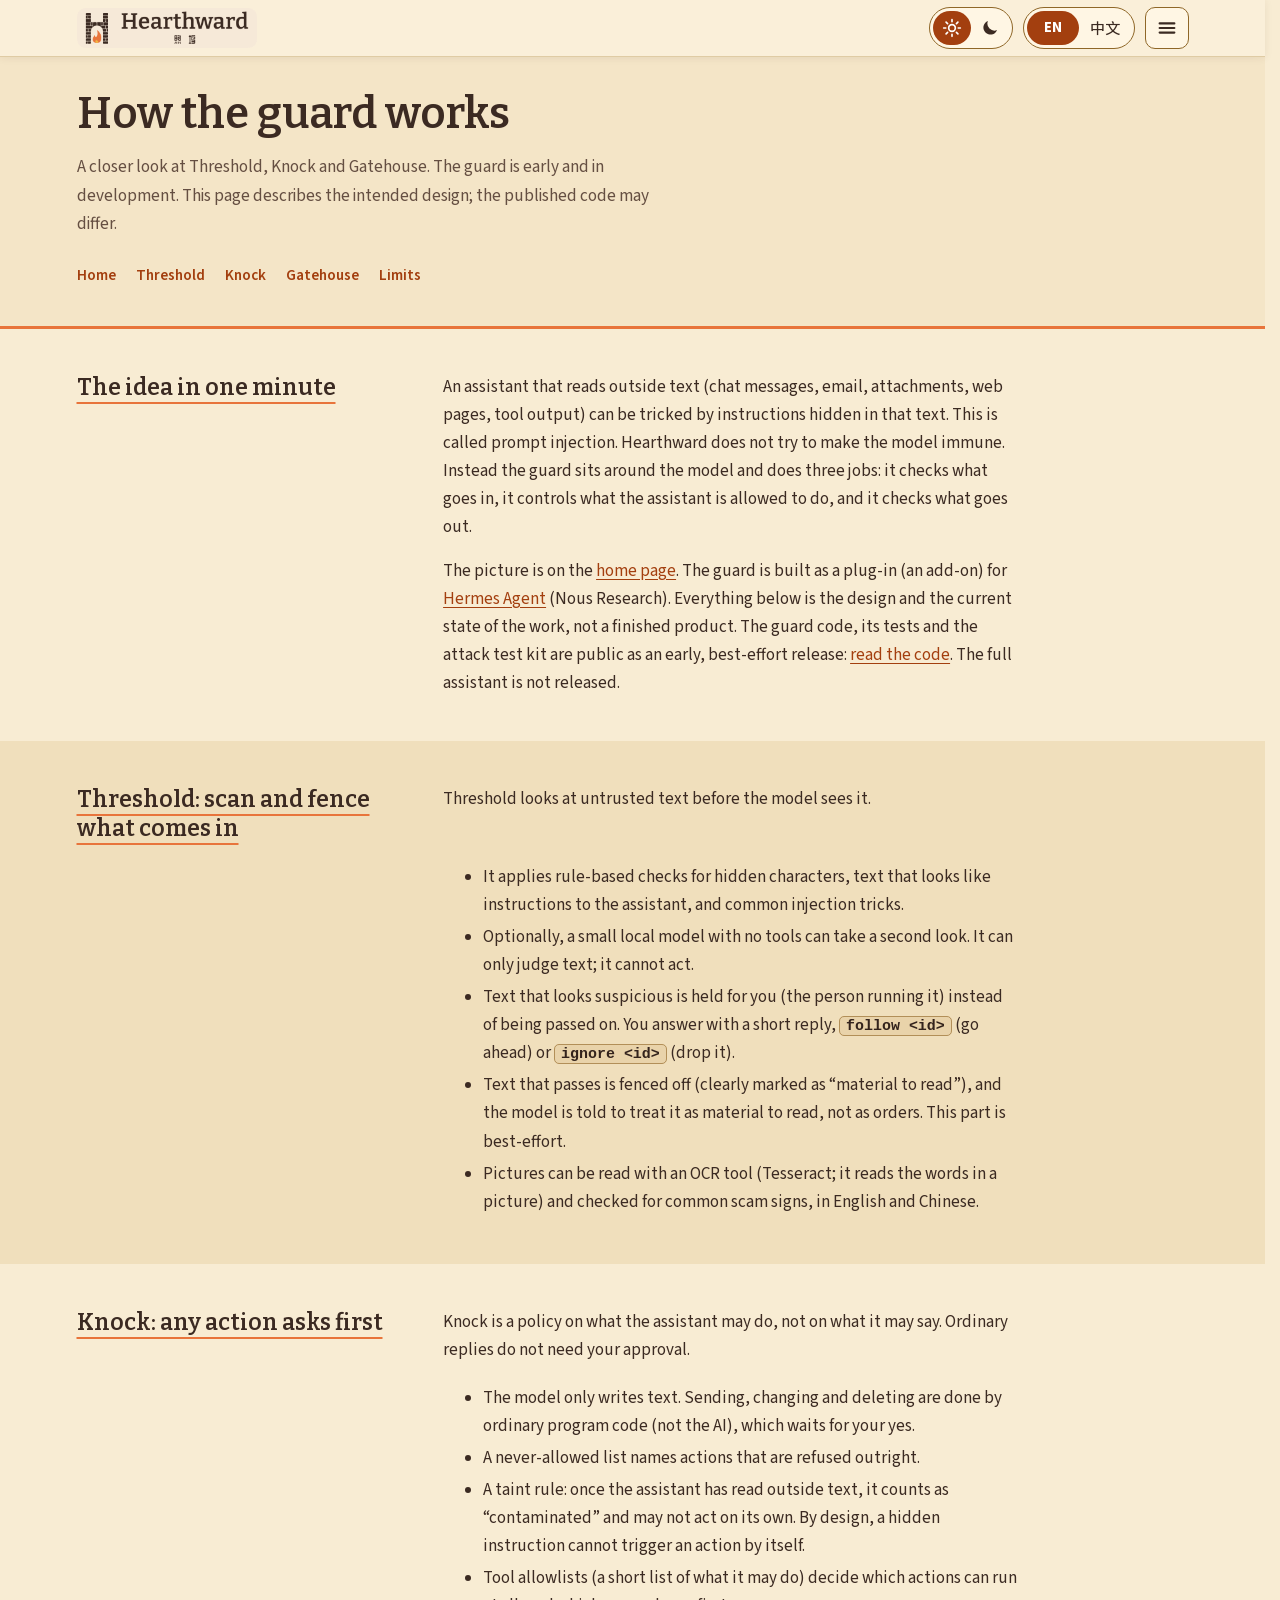
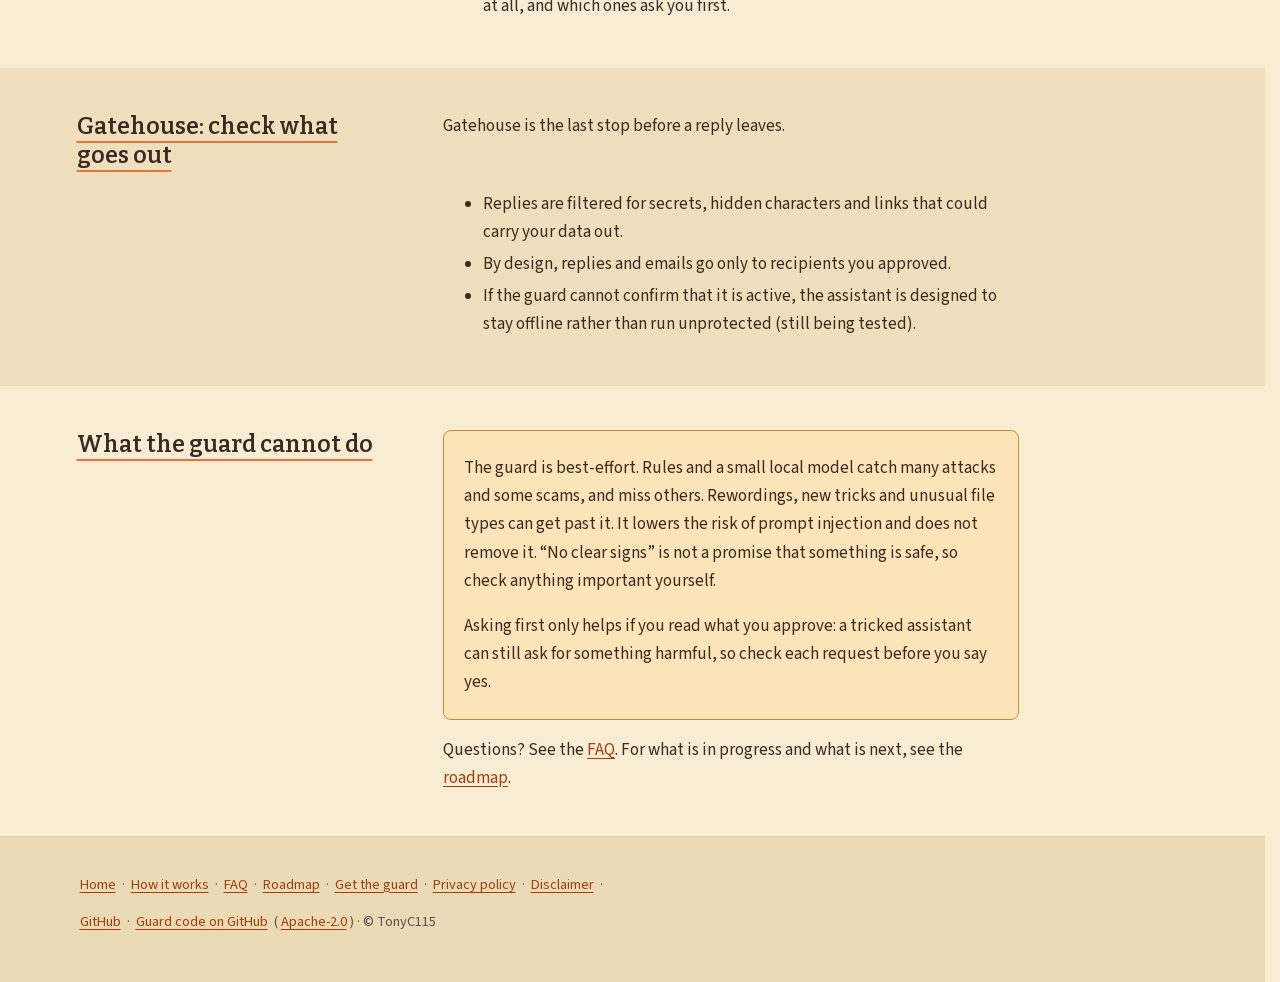
<file: how-it-works.html>
<!DOCTYPE html>
<html lang="en">
<head>
<meta charset="utf-8">
<meta name="viewport" content="width=device-width, initial-scale=1">
<title>How Hearthward works: Threshold, Knock and Gatehouse</title>
<meta name="description" content="A closer look at the three parts of the Hearthward guard: Threshold scans outside text, Knock asks before actions, Gatehouse checks replies.">
<meta property="og:locale" content="en_US">
<meta property="og:locale:alternate" content="zh_CN">
<meta property="og:type" content="website">
<meta property="og:title" content="How Hearthward works: Threshold, Knock and Gatehouse">
<meta property="og:description" content="A closer look at the three parts of the Hearthward guard: Threshold scans outside text, Knock asks before actions, Gatehouse checks replies.">
<meta property="og:url" content="https://hearthward.ai/how-it-works.html">
<meta property="og:image" content="https://hearthward.ai/brand/og-image.png">
<meta property="og:image:width" content="1200">
<meta property="og:image:height" content="630">
<meta property="og:image:alt" content="Hearthward 煦坞 logo">
<meta name="twitter:image" content="https://hearthward.ai/brand/og-image.png">
<meta name="twitter:card" content="summary_large_image">
<meta name="theme-color" content="#F8ECD3">
<script>(function(){var d=document.documentElement;d.classList.add('js');try{if(localStorage.getItem('hw-theme')==='dark'){d.setAttribute('data-theme','dark');var m=document.querySelector('meta[name=theme-color]');if(m)m.content='#17191C'}}catch(e){}})();</script>
<link rel="canonical" href="https://hearthward.ai/how-it-works.html">
<link rel="alternate" hreflang="en" href="https://hearthward.ai/how-it-works.html">
<link rel="alternate" hreflang="zh-Hans" href="https://hearthward.ai/zh/how-it-works.html">
<link rel="alternate" hreflang="x-default" href="https://hearthward.ai/how-it-works.html">
<link rel="icon" type="image/svg+xml" href="favicon.svg">
<link rel="icon" type="image/png" sizes="32x32" href="favicon-32.png">
<link rel="apple-touch-icon" href="apple-touch-icon.png">
<link rel="preload" href="fonts/bitter-600-latin.woff2" as="font" type="font/woff2" crossorigin>
<link rel="preload" href="fonts/hw-sans-body-vf.woff2" as="font" type="font/woff2" crossorigin>
<link rel="preload" href="fonts/hw-han-toggle-450.woff2" as="font" type="font/woff2" crossorigin>
<link rel="stylesheet" href="style.css">
</head>
<body>
<a class="skip" href="#main">Skip to content</a>
<div class="topbar">
<div class="bar-in">
  <a class="brand" href="index.html" aria-label="Hearthward 煦坞, home page"><img class="logo logo-light" src="brand/hearthward-lockup-bilingual-light-2x.png" alt="" width="144" height="32"><img class="logo logo-dark" src="brand/hearthward-lockup-bilingual-dark-2x.png" alt="" width="144" height="32"></a>
  <div class="tools">
  <button type="button" class="themesw" aria-pressed="false" aria-label="Dark mode"><svg class="sun" viewBox="0 0 24 24" width="20" height="20" aria-hidden="true" focusable="false" fill="none" stroke="currentColor" stroke-width="2" stroke-linecap="round"><circle cx="12" cy="12" r="4"/><path d="M12 2v2.5M12 19.5V22M2 12h2.5M19.5 12H22M4.9 4.9l1.8 1.8M17.3 17.3l1.8 1.8M4.9 19.1l1.8-1.8M17.3 6.7l1.8-1.8"/></svg><svg class="moon" viewBox="0 0 24 24" width="20" height="20" aria-hidden="true" focusable="false" fill="currentColor"><path d="M20.5 14.5A8.5 8.5 0 0 1 9.5 3.5a8.5 8.5 0 1 0 11 11z"/></svg></button>
  <div class="langsw" role="group" aria-label="Language"><span aria-current="page" lang="en">EN<span class="sr"> (current language: English)</span></span><a href="zh/how-it-works.html" hreflang="zh-Hans" lang="zh-Hans" aria-label="中文 (Simplified Chinese)">中文</a></div>
  <button type="button" class="menubtn" aria-label="Menu" aria-expanded="false" aria-controls="sidenav"><svg viewBox="0 0 24 24" width="22" height="22" aria-hidden="true" focusable="false" fill="none" stroke="currentColor" stroke-width="2.4" stroke-linecap="round"><path d="M4 7h16M4 12h16M4 17h16"/></svg></button>
  </div>
</div>
</div>
<header>
<div class="wrap">
  <h1>How the guard works</h1>
  <p class="tagline">A closer look at Threshold, Knock and Gatehouse. The guard is early and in development. This page describes the intended design; the published code may differ.</p>
  <nav aria-label="Page sections">
    <a href="index.html">Home</a>
    <a href="#threshold">Threshold</a>
    <a href="#knock">Knock</a>
    <a href="#gatehouse">Gatehouse</a>
    <a href="#limits">Limits</a>
  </nav>
</div>
</header>

<main id="main">
  <section id="overview">
<div class="wrap">
    <h2>The idea in one minute</h2>
    <p>An assistant that reads outside text (chat messages, email, attachments, web pages, tool output) can be tricked by instructions hidden in that text. This is called prompt injection. Hearthward does not try to make the model immune. Instead the guard sits around the model and does three jobs: it checks what goes in, it controls what the assistant is allowed to do, and it checks what goes out.</p>
    <p>The picture is on the <a href="index.html#how">home page</a>. The guard is built as a plug-in (an add-on) for <a href="https://github.com/NousResearch/hermes-agent">Hermes Agent</a> (Nous Research). Everything below is the design and the current state of the work, not a finished product. The guard code, its tests and the attack test kit are public as an early, best-effort release: <a href="https://github.com/hearthward-ai/hearthward-guard">read the code</a>. The full assistant is not released.</p>
  </div>
</section>
  <section id="threshold">
<div class="wrap">
    <h2>Threshold: scan and fence what comes in</h2>
    <p>Threshold looks at untrusted text before the model sees it.</p>
    <ul>
      <li>It applies rule-based checks for hidden characters, text that looks like instructions to the assistant, and common injection tricks.</li>
      <li>Optionally, a small local model with no tools can take a second look. It can only judge text; it cannot act.</li>
      <li>Text that looks suspicious is held for you (the person running it) instead of being passed on. You answer with a short reply, <code>follow &lt;id&gt;</code> (go ahead) or <code>ignore &lt;id&gt;</code> (drop it).</li>
      <li>Text that passes is fenced off (clearly marked as &ldquo;material to read&rdquo;), and the model is told to treat it as material to read, not as orders. This part is best-effort.</li>
      <li>Pictures can be read with an OCR tool (Tesseract; it reads the words in a picture) and checked for common scam signs, in English and Chinese.</li>
    </ul>
  </div>
</section>
  <section id="knock">
<div class="wrap">
    <h2>Knock: any action asks first</h2>
    <p>Knock is a policy on what the assistant may do, not on what it may say. Ordinary replies do not need your approval.</p>
    <ul>
      <li>The model only writes text. Sending, changing and deleting are done by ordinary program code (not the AI), which waits for your yes.</li>
      <li>A never-allowed list names actions that are refused outright.</li>
      <li>A taint rule: once the assistant has read outside text, it counts as &ldquo;contaminated&rdquo; and may not act on its own. By design, a hidden instruction cannot trigger an action by itself.</li>
      <li>Tool allowlists (a short list of what it may do) decide which actions can run at all, and which ones ask you first.</li>
    </ul>
  </div>
</section>
  <section id="gatehouse">
<div class="wrap">
    <h2>Gatehouse: check what goes out</h2>
    <p>Gatehouse is the last stop before a reply leaves.</p>
    <ul>
      <li>Replies are filtered for secrets, hidden characters and links that could carry your data out.</li>
      <li>By design, replies and emails go only to recipients you approved.</li>
      <li>If the guard cannot confirm that it is active, the assistant is designed to stay offline rather than run unprotected (still being tested).</li>
    </ul>
  </div>
</section>
  <section id="limits">
<div class="wrap">
    <h2>What the guard cannot do</h2>
    <div class="disclaimer">
    <p>The guard is best-effort. Rules and a small local model catch many attacks and some scams, and miss others. Rewordings, new tricks and unusual file types can get past it. It lowers the risk of prompt injection and does not remove it. &ldquo;No clear signs&rdquo; is not a promise that something is safe, so check anything important yourself.</p>
    <p>Asking first only helps if you read what you approve: a tricked assistant can still ask for something harmful, so check each request before you say yes.</p>
    </div>
    <p>Questions? See the <a href="faq.html">FAQ</a>. For what is in progress and what is next, see the <a href="roadmap.html">roadmap</a>.</p>
  </div>
</section>
</main>

<footer>
<div class="wrap">
  <p><a href="index.html">Home</a> · <a href="how-it-works.html">How it works</a> · <a href="faq.html">FAQ</a> · <a href="roadmap.html">Roadmap</a> · <a href="get-the-guard.html">Get the guard</a> · <a href="privacy.html">Privacy policy</a> · <a href="disclaimer.html">Disclaimer</a> · <a href="https://github.com/hearthward-ai">GitHub</a> · <a href="https://github.com/hearthward-ai/hearthward-guard">Guard code on GitHub</a> (<a href="https://github.com/hearthward-ai/hearthward-guard/blob/main/LICENSE">Apache-2.0</a>) · &copy; TonyC115</p>
</div>
</footer>
<div class="backdrop" aria-hidden="true"></div>
<div class="drawer" id="sidenav" role="dialog" aria-modal="true" aria-labelledby="sn-t" tabindex="-1">
  <div class="drawer-head"><span class="drawer-title" id="sn-t">Pages</span><button type="button" class="closebtn" aria-label="Close menu"><svg viewBox="0 0 24 24" width="22" height="22" aria-hidden="true" focusable="false" fill="none" stroke="currentColor" stroke-width="2.4" stroke-linecap="round"><path d="M6 6l12 12M18 6L6 18"/></svg></button></div>
  <nav aria-label="All pages"><ul>
    <li><a href="index.html">Home</a></li>
    <li><a href="how-it-works.html" aria-current="page">How it works</a></li>
    <li><a href="faq.html">FAQ</a></li>
    <li><a href="roadmap.html">Roadmap</a></li>
    <li><a href="get-the-guard.html">Get the guard</a></li>
    <li><a href="privacy.html">Privacy policy</a></li>
    <li><a href="disclaimer.html">Disclaimer</a></li>
    <li class="ext"><a href="https://github.com/hearthward-ai">GitHub</a></li>
    <li class="ext"><a href="https://github.com/hearthward-ai/hearthward-guard">Guard code</a></li>
  </ul></nav>
</div>
<script>(function(){var s=document.querySelector('.langsw');if(!s)return;var a=s.querySelector('a');a.addEventListener('click',function(e){if(e.defaultPrevented||e.button||e.metaKey||e.ctrlKey||e.shiftKey||e.altKey)return;e.preventDefault();s.classList.add('go');var d=matchMedia('(prefers-reduced-motion: reduce)').matches?0:200;setTimeout(function(){location.href=a.href},d)});addEventListener('pageshow',function(){s.classList.remove('go')})})();</script>
<script>(function(){var b=document.querySelector('.themesw');if(!b)return;var d=document.documentElement,m=document.querySelector('meta[name=theme-color]');function sync(){var k=d.getAttribute('data-theme')==='dark';b.setAttribute('aria-pressed',k?'true':'false');if(m)m.content=k?'#17191C':'#F8ECD3'}sync();b.addEventListener('click',function(){var k=d.getAttribute('data-theme')!=='dark';if(k)d.setAttribute('data-theme','dark');else d.removeAttribute('data-theme');try{localStorage.setItem('hw-theme',k?'dark':'light')}catch(e){}sync()})})();</script>
<script src="menu.js"></script>
</body>
</html>
</file>
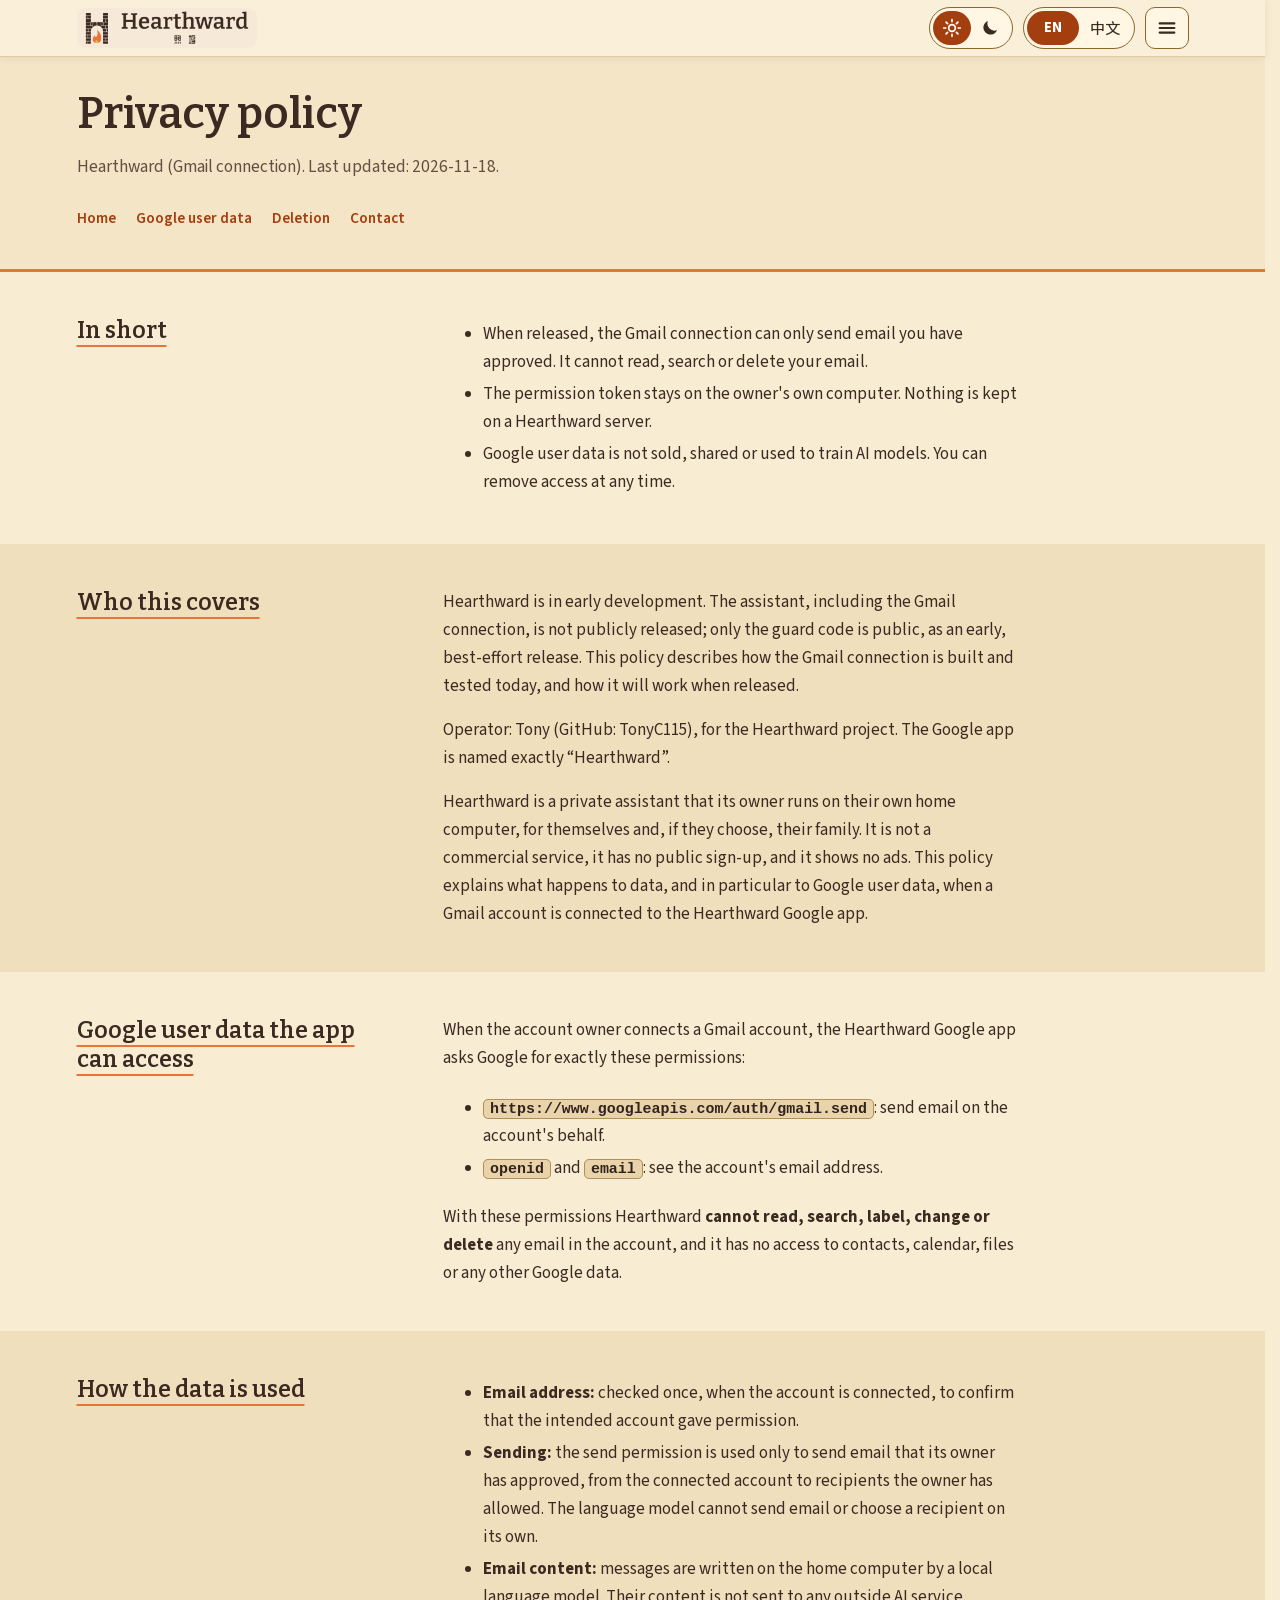
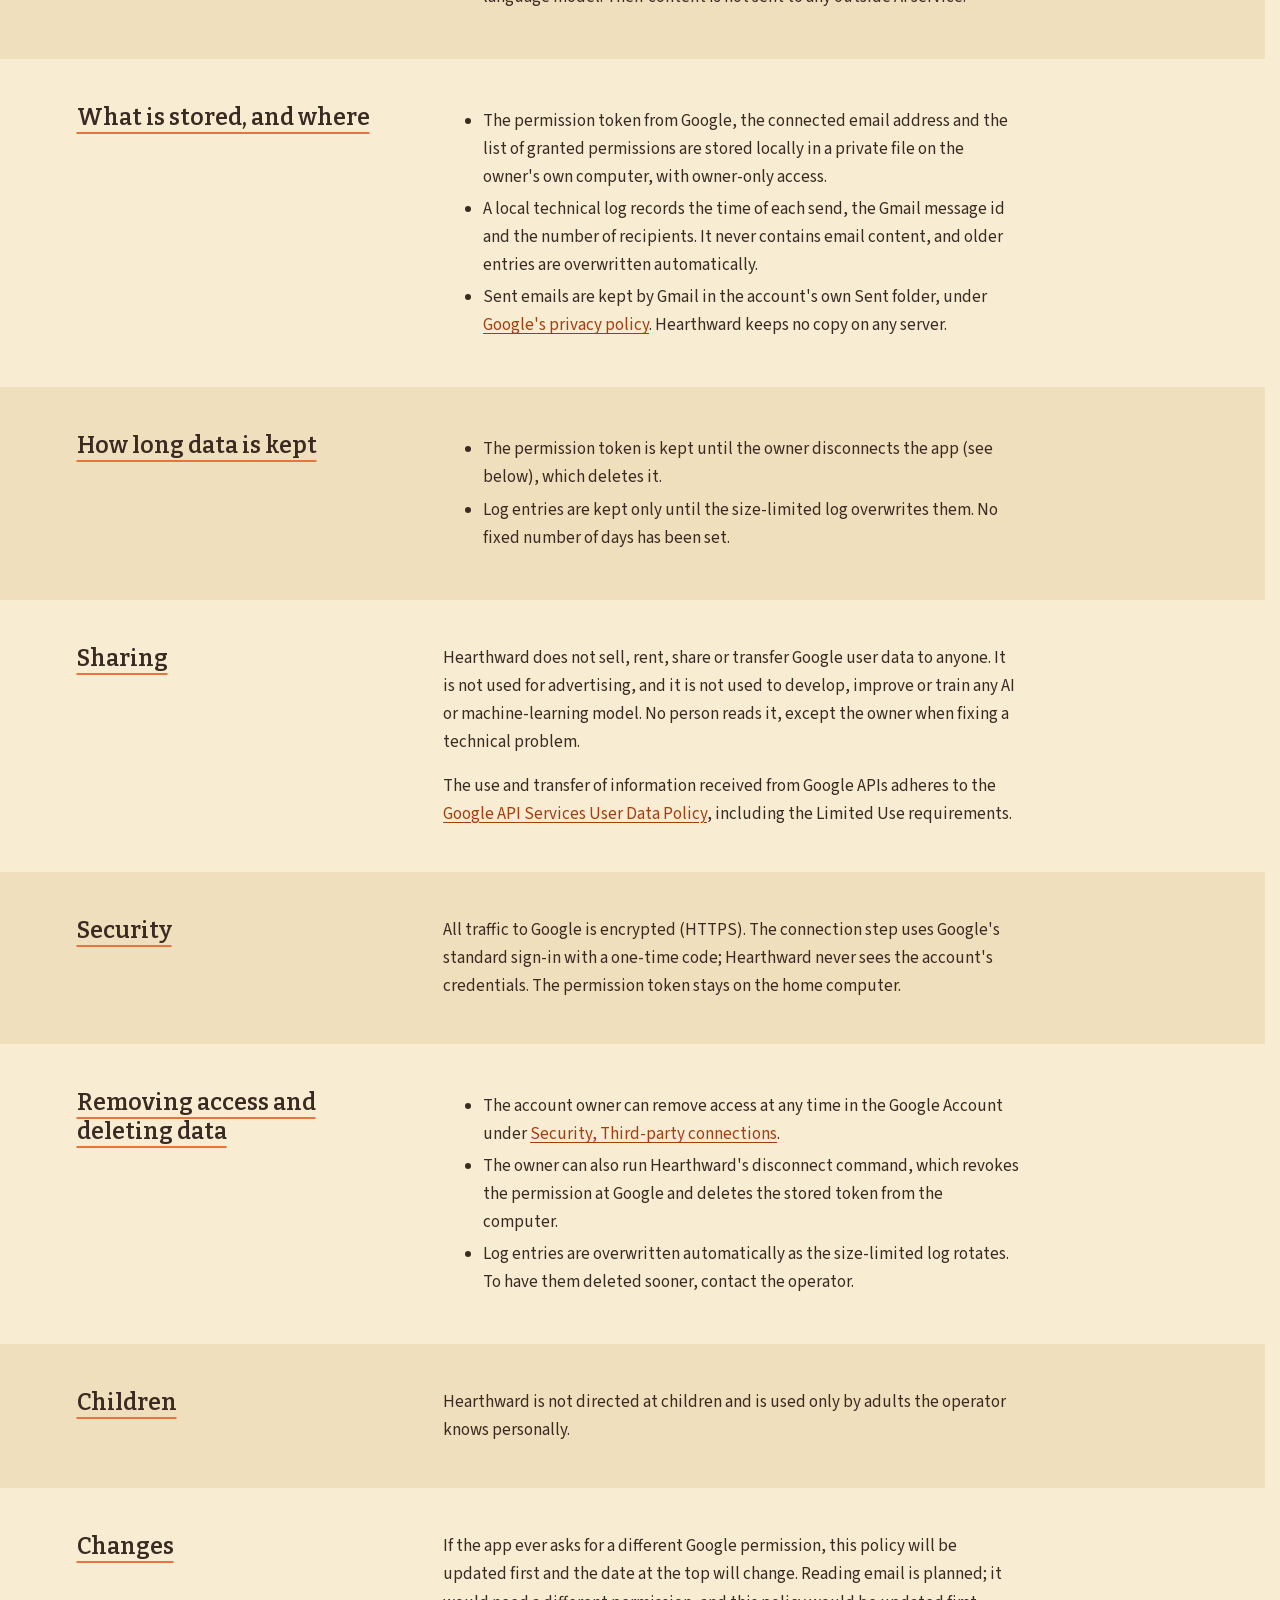
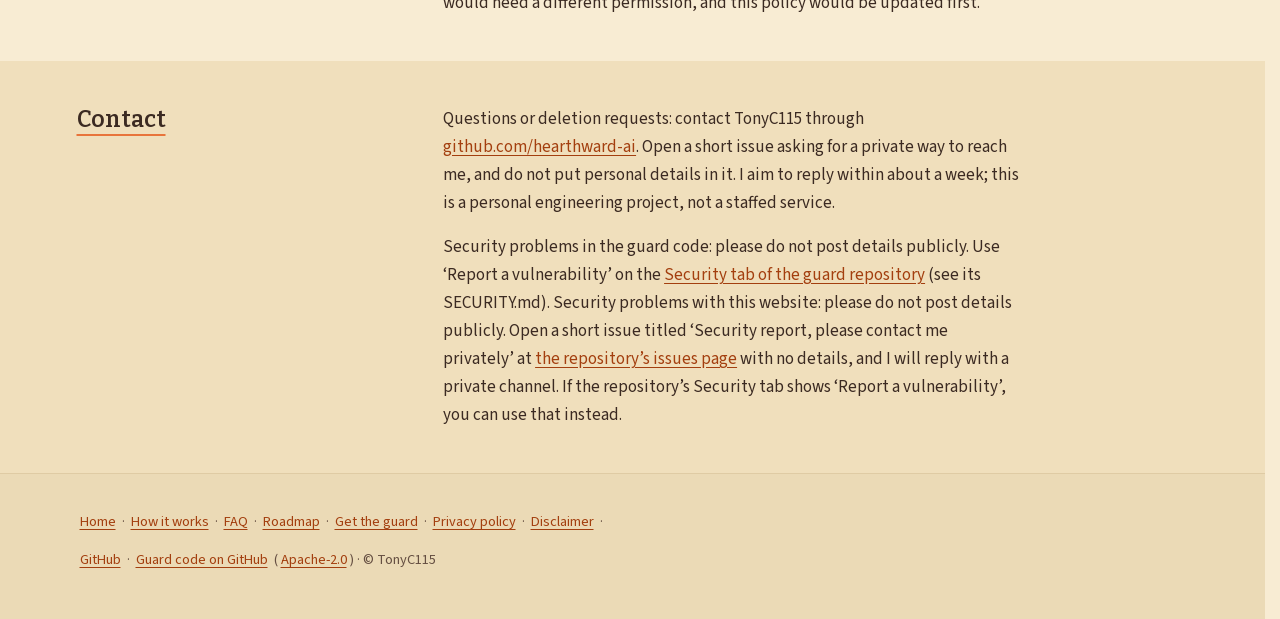
<file: privacy.html>
<!DOCTYPE html>
<html lang="en">
<head>
<meta charset="utf-8">
<meta name="viewport" content="width=device-width, initial-scale=1">
<title>Privacy policy: Hearthward (Gmail connection)</title>
<meta name="description" content="Privacy policy for the Hearthward Gmail connection (Google user data).">
<meta property="og:locale" content="en_US">
<meta property="og:locale:alternate" content="zh_CN">
<meta property="og:type" content="website">
<meta property="og:title" content="Privacy policy: Hearthward (Gmail connection)">
<meta property="og:description" content="Privacy policy for the Hearthward Gmail connection (Google user data).">
<meta property="og:url" content="https://hearthward.ai/privacy.html">
<meta property="og:image" content="https://hearthward.ai/brand/og-image.png">
<meta property="og:image:width" content="1200">
<meta property="og:image:height" content="630">
<meta property="og:image:alt" content="Hearthward 煦坞 logo">
<meta name="twitter:image" content="https://hearthward.ai/brand/og-image.png">
<meta name="twitter:card" content="summary_large_image">
<meta name="theme-color" content="#F8ECD3">
<script>(function(){var d=document.documentElement;d.classList.add('js');try{if(localStorage.getItem('hw-theme')==='dark'){d.setAttribute('data-theme','dark');var m=document.querySelector('meta[name=theme-color]');if(m)m.content='#17191C'}}catch(e){}})();</script>
<link rel="canonical" href="https://hearthward.ai/privacy.html">
<link rel="alternate" hreflang="en" href="https://hearthward.ai/privacy.html">
<link rel="alternate" hreflang="zh-Hans" href="https://hearthward.ai/zh/privacy.html">
<link rel="alternate" hreflang="x-default" href="https://hearthward.ai/privacy.html">
<link rel="icon" type="image/svg+xml" href="favicon.svg">
<link rel="icon" type="image/png" sizes="32x32" href="favicon-32.png">
<link rel="apple-touch-icon" href="apple-touch-icon.png">
<link rel="preload" href="fonts/bitter-600-latin.woff2" as="font" type="font/woff2" crossorigin>
<link rel="preload" href="fonts/hw-sans-body-vf.woff2" as="font" type="font/woff2" crossorigin>
<link rel="preload" href="fonts/hw-han-toggle-450.woff2" as="font" type="font/woff2" crossorigin>
<link rel="stylesheet" href="style.css">
</head>
<body>
<a class="skip" href="#main">Skip to content</a>
<div class="topbar">
<div class="bar-in">
  <a class="brand" href="index.html" aria-label="Hearthward 煦坞, home page"><img class="logo logo-light" src="brand/hearthward-lockup-bilingual-light-2x.png" alt="" width="144" height="32"><img class="logo logo-dark" src="brand/hearthward-lockup-bilingual-dark-2x.png" alt="" width="144" height="32"></a>
  <div class="tools">
  <button type="button" class="themesw" aria-pressed="false" aria-label="Dark mode"><svg class="sun" viewBox="0 0 24 24" width="20" height="20" aria-hidden="true" focusable="false" fill="none" stroke="currentColor" stroke-width="2" stroke-linecap="round"><circle cx="12" cy="12" r="4"/><path d="M12 2v2.5M12 19.5V22M2 12h2.5M19.5 12H22M4.9 4.9l1.8 1.8M17.3 17.3l1.8 1.8M4.9 19.1l1.8-1.8M17.3 6.7l1.8-1.8"/></svg><svg class="moon" viewBox="0 0 24 24" width="20" height="20" aria-hidden="true" focusable="false" fill="currentColor"><path d="M20.5 14.5A8.5 8.5 0 0 1 9.5 3.5a8.5 8.5 0 1 0 11 11z"/></svg></button>
  <div class="langsw" role="group" aria-label="Language"><span aria-current="page" lang="en">EN<span class="sr"> (current language: English)</span></span><a href="zh/privacy.html" hreflang="zh-Hans" lang="zh-Hans" aria-label="中文 (Simplified Chinese)">中文</a></div>
  <button type="button" class="menubtn" aria-label="Menu" aria-expanded="false" aria-controls="sidenav"><svg viewBox="0 0 24 24" width="22" height="22" aria-hidden="true" focusable="false" fill="none" stroke="currentColor" stroke-width="2.4" stroke-linecap="round"><path d="M4 7h16M4 12h16M4 17h16"/></svg></button>
  </div>
</div>
</div>
<header>
<div class="wrap">
  <h1>Privacy policy</h1>
  <p class="tagline">Hearthward (Gmail connection). Last updated: 2026-11-18.</p>
  <nav aria-label="Page sections">
    <a href="index.html">Home</a>
    <a href="#google">Google user data</a>
    <a href="#delete">Deletion</a>
    <a href="#contact">Contact</a>
  </nav>
</div>
</header>

<main id="main">
  <section>
<div class="wrap">
    <h2>In short</h2>
    <ul>
      <li>When released, the Gmail connection can only send email you have approved. It cannot read, search or delete your email.</li>
      <li>The permission token stays on the owner's own computer. Nothing is kept on a Hearthward server.</li>
      <li>Google user data is not sold, shared or used to train AI models. You can remove access at any time.</li>
    </ul>
  </div>
</section>

  <section>
<div class="wrap">
    <h2>Who this covers</h2>
    <p>Hearthward is in early development. The assistant, including the Gmail connection, is not publicly released; only the guard code is public, as an early, best-effort release. This policy describes how the Gmail connection is built and tested today, and how it will work when released.</p>
    <p>Operator: Tony (GitHub: TonyC115), for the Hearthward project. The Google app is named exactly &ldquo;Hearthward&rdquo;.</p>
    <p>Hearthward is a private assistant that its owner runs on their own home computer, for themselves and, if they choose, their family.
      It is not a commercial service, it has no public sign-up, and it shows no ads. This policy explains what happens
      to data, and in particular to Google user data, when a Gmail account is connected to the Hearthward Google app.</p>
  </div>
</section>

  <section id="google">
<div class="wrap">
    <h2>Google user data the app can access</h2>
    <p>When the account owner connects a Gmail account, the Hearthward Google app asks Google for exactly these permissions:</p>
    <ul>
      <li><code>https://www.googleapis.com/auth/gmail.send</code>: send email on the account's behalf.</li>
      <li><code>openid</code> and <code>email</code>: see the account's email address.</li>
    </ul>
    <p>With these permissions Hearthward <strong>cannot read, search, label, change or delete</strong> any email in the
      account, and it has no access to contacts, calendar, files or any other Google data.</p>
  </div>
</section>

  <section>
<div class="wrap">
    <h2>How the data is used</h2>
    <ul>
      <li><strong>Email address:</strong> checked once, when the account is connected, to confirm that the intended
        account gave permission.</li>
      <li><strong>Sending:</strong> the send permission is used only to send email that its owner has approved, from
        the connected account to recipients the owner has allowed. The language model cannot send email or choose a
        recipient on its own.</li>
      <li><strong>Email content:</strong> messages are written on the home computer by a local language model. Their
        content is not sent to any outside AI service.</li>
    </ul>
  </div>
</section>

  <section>
<div class="wrap">
    <h2>What is stored, and where</h2>
    <ul>
      <li>The permission token from Google, the connected email address and the list of granted permissions are
        stored locally in a private file on the owner's own computer, with owner-only access.</li>
      <li>A local technical log records the time of each send, the Gmail message id and the number of recipients. It
        never contains email content, and older entries are overwritten automatically.</li>
      <li>Sent emails are kept by Gmail in the account's own Sent folder, under
        <a href="https://policies.google.com/privacy">Google's privacy policy</a>. Hearthward keeps no copy on any server.</li>
    </ul>
  </div>
</section>

  <section>
<div class="wrap">
    <h2>How long data is kept</h2>
    <ul>
      <li>The permission token is kept until the owner disconnects the app (see below), which deletes it.</li>
      <li>Log entries are kept only until the size-limited log overwrites them. No fixed number of days has been set.</li>
    </ul>
  </div>
</section>

  <section>
<div class="wrap">
    <h2>Sharing</h2>
    <p>Hearthward does not sell, rent, share or transfer Google user data to anyone. It is not used for advertising, and
      it is not used to develop, improve or train any AI or machine-learning model. No person reads it, except the
      owner when fixing a technical problem.</p>
    <p>The use and transfer of information received from Google APIs adheres to the
      <a href="https://developers.google.com/terms/api-services-user-data-policy">Google API Services User Data
      Policy</a>, including the Limited Use requirements.</p>
  </div>
</section>

  <section>
<div class="wrap">
    <h2>Security</h2>
    <p>All traffic to Google is encrypted (HTTPS). The connection step uses Google's standard sign-in with a one-time
      code; Hearthward never sees the account's credentials. The permission token stays on the home computer.</p>
  </div>
</section>

  <section id="delete">
<div class="wrap">
    <h2>Removing access and deleting data</h2>
    <ul>
      <li>The account owner can remove access at any time in the Google Account under
        <a href="https://myaccount.google.com/connections">Security, Third-party connections</a>.</li>
      <li>The owner can also run Hearthward's disconnect command, which revokes the permission at Google and deletes the
        stored token from the computer.</li>
      <li>Log entries are overwritten automatically as the size-limited log rotates. To have them deleted sooner,
        contact the operator.</li>
    </ul>
  </div>
</section>

  <section>
<div class="wrap">
    <h2>Children</h2>
    <p>Hearthward is not directed at children and is used only by adults the operator knows personally.</p>
  </div>
</section>

  <section>
<div class="wrap">
    <h2>Changes</h2>
    <p>If the app ever asks for a different Google permission, this policy will be updated first and the date at the
      top will change. Reading email is planned; it would need a different permission, and this policy would be updated first.</p>
  </div>
</section>

  <section id="contact">
<div class="wrap">
    <h2>Contact</h2>
    <p>Questions or deletion requests: contact TonyC115 through
      <a href="https://github.com/hearthward-ai">github.com/hearthward-ai</a>. Open a short issue asking for a private way to reach
      me, and do not put personal details in it. I aim to reply within about a week; this is a personal engineering project, not a
      staffed service.</p>
    <p>Security problems in the guard code: please do not post details publicly. Use &lsquo;Report a vulnerability&rsquo; on the <a href="https://github.com/hearthward-ai/hearthward-guard/security">Security tab of the guard repository</a> (see its SECURITY.md). Security problems with this website: please do not post details publicly. Open a short issue titled &lsquo;Security report, please contact me privately&rsquo; at
      <a href="https://github.com/hearthward-ai/hearthward-ai.github.io/issues">the repository&rsquo;s issues page</a> with no details, and I will reply with a private channel. If the repository&rsquo;s Security tab shows &lsquo;Report a vulnerability&rsquo;, you can use that instead.</p>
  </div>
</section>
</main>

<footer>
<div class="wrap">
  <p><a href="index.html">Home</a> · <a href="how-it-works.html">How it works</a> · <a href="faq.html">FAQ</a> · <a href="roadmap.html">Roadmap</a> · <a href="get-the-guard.html">Get the guard</a> · <a href="privacy.html">Privacy policy</a> · <a href="disclaimer.html">Disclaimer</a> · <a href="https://github.com/hearthward-ai">GitHub</a> · <a href="https://github.com/hearthward-ai/hearthward-guard">Guard code on GitHub</a> (<a href="https://github.com/hearthward-ai/hearthward-guard/blob/main/LICENSE">Apache-2.0</a>) · &copy; TonyC115</p>
</div>
</footer>
<div class="backdrop" aria-hidden="true"></div>
<div class="drawer" id="sidenav" role="dialog" aria-modal="true" aria-labelledby="sn-t" tabindex="-1">
  <div class="drawer-head"><span class="drawer-title" id="sn-t">Pages</span><button type="button" class="closebtn" aria-label="Close menu"><svg viewBox="0 0 24 24" width="22" height="22" aria-hidden="true" focusable="false" fill="none" stroke="currentColor" stroke-width="2.4" stroke-linecap="round"><path d="M6 6l12 12M18 6L6 18"/></svg></button></div>
  <nav aria-label="All pages"><ul>
    <li><a href="index.html">Home</a></li>
    <li><a href="how-it-works.html">How it works</a></li>
    <li><a href="faq.html">FAQ</a></li>
    <li><a href="roadmap.html">Roadmap</a></li>
    <li><a href="get-the-guard.html">Get the guard</a></li>
    <li><a href="privacy.html" aria-current="page">Privacy policy</a></li>
    <li><a href="disclaimer.html">Disclaimer</a></li>
    <li class="ext"><a href="https://github.com/hearthward-ai">GitHub</a></li>
    <li class="ext"><a href="https://github.com/hearthward-ai/hearthward-guard">Guard code</a></li>
  </ul></nav>
</div>
<script>(function(){var s=document.querySelector('.langsw');if(!s)return;var a=s.querySelector('a');a.addEventListener('click',function(e){if(e.defaultPrevented||e.button||e.metaKey||e.ctrlKey||e.shiftKey||e.altKey)return;e.preventDefault();s.classList.add('go');var d=matchMedia('(prefers-reduced-motion: reduce)').matches?0:200;setTimeout(function(){location.href=a.href},d)});addEventListener('pageshow',function(){s.classList.remove('go')})})();</script>
<script>(function(){var b=document.querySelector('.themesw');if(!b)return;var d=document.documentElement,m=document.querySelector('meta[name=theme-color]');function sync(){var k=d.getAttribute('data-theme')==='dark';b.setAttribute('aria-pressed',k?'true':'false');if(m)m.content=k?'#17191C':'#F8ECD3'}sync();b.addEventListener('click',function(){var k=d.getAttribute('data-theme')!=='dark';if(k)d.setAttribute('data-theme','dark');else d.removeAttribute('data-theme');try{localStorage.setItem('hw-theme',k?'dark':'light')}catch(e){}sync()})})();</script>
<script src="menu.js"></script>
</body>
</html>
</file>
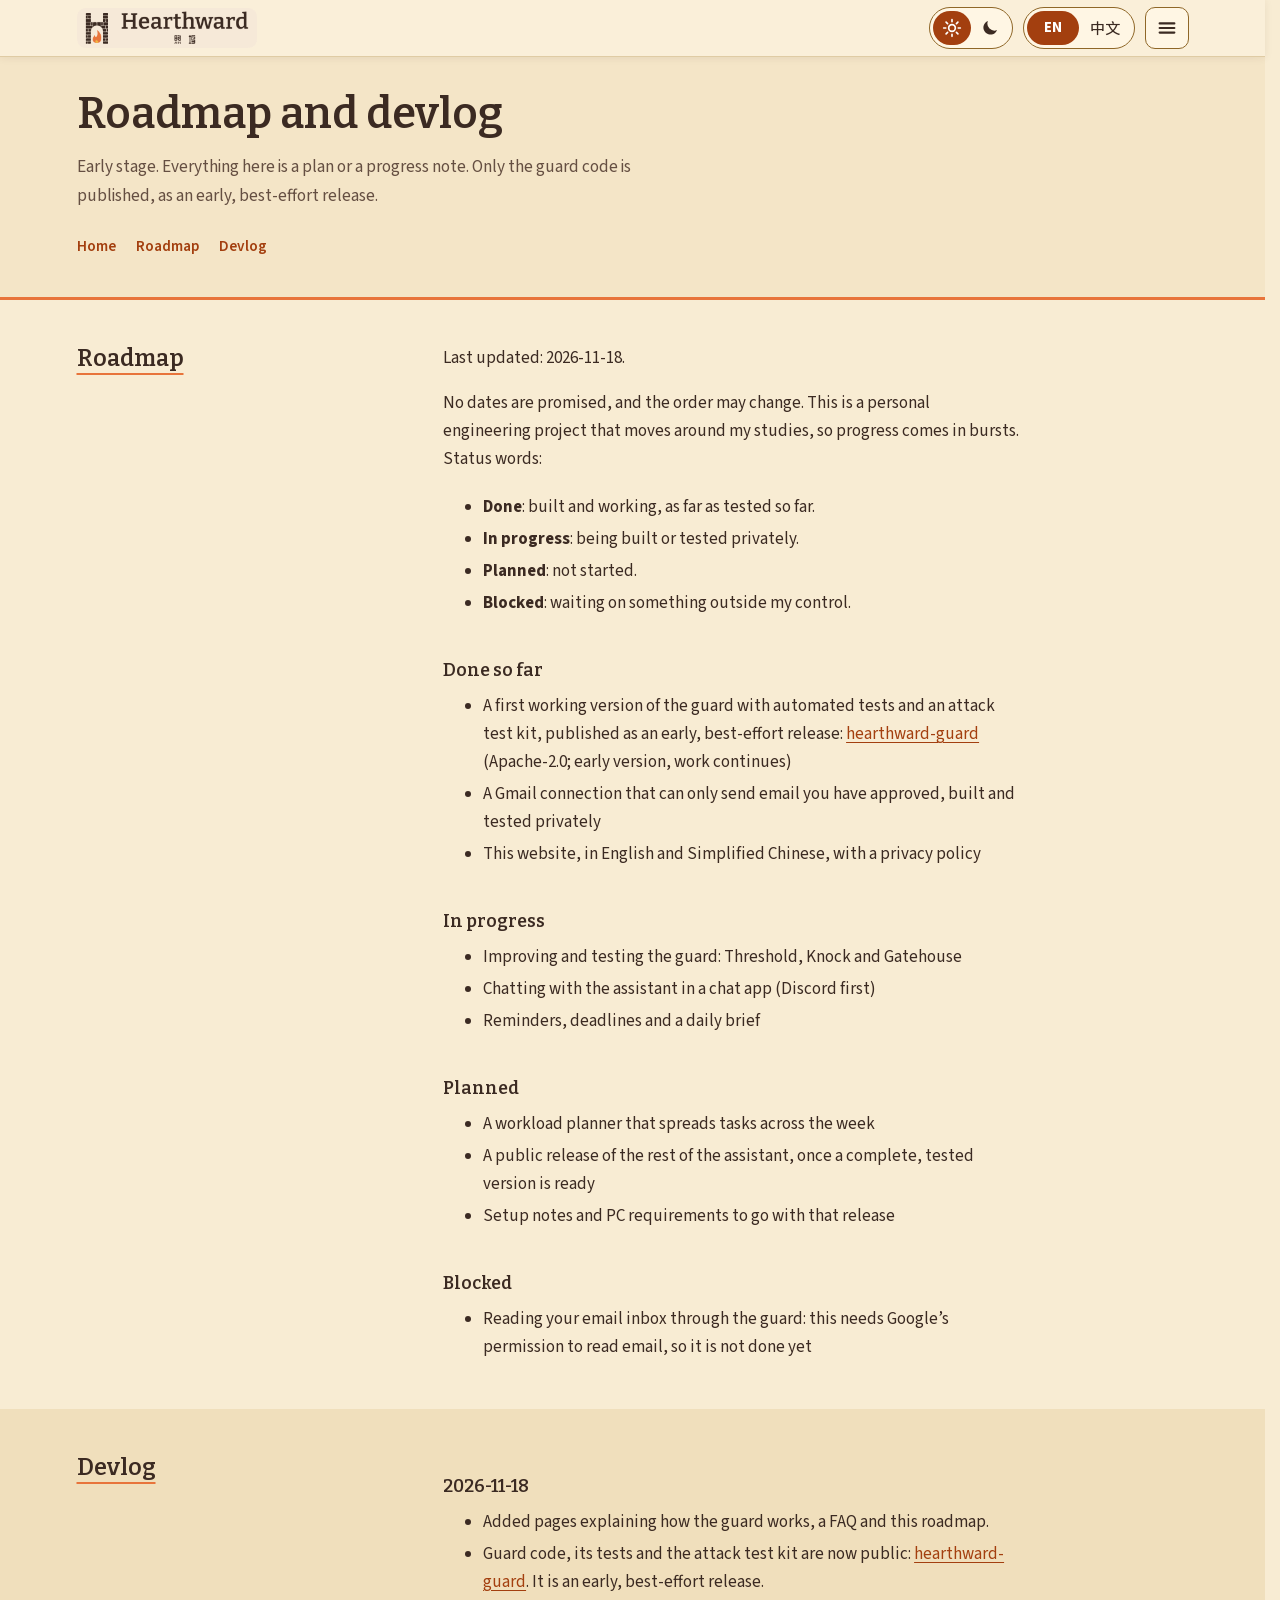
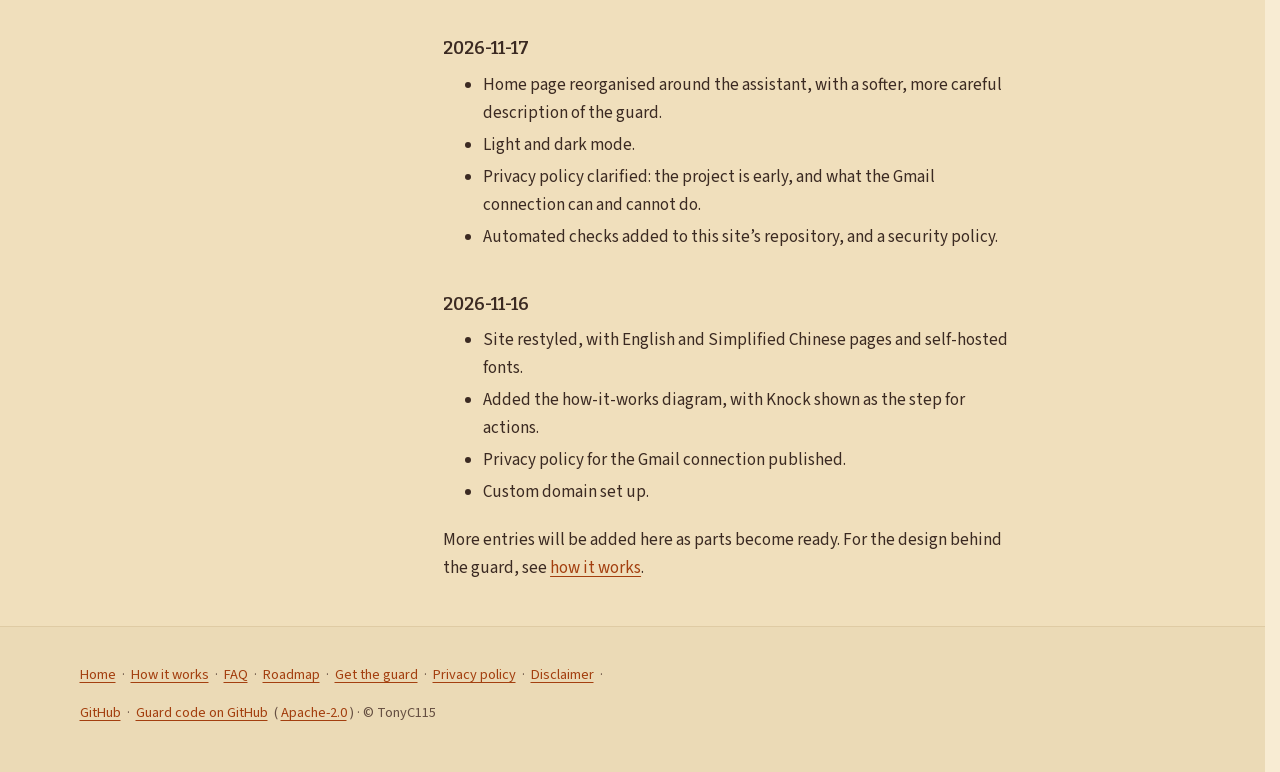
<file: roadmap.html>
<!DOCTYPE html>
<html lang="en">
<head>
<meta charset="utf-8">
<meta name="viewport" content="width=device-width, initial-scale=1">
<title>Hearthward roadmap and devlog</title>
<meta name="description" content="What Hearthward plans to build, where each part stands, and a short log of progress so far.">
<meta property="og:locale" content="en_US">
<meta property="og:locale:alternate" content="zh_CN">
<meta property="og:type" content="website">
<meta property="og:title" content="Hearthward roadmap and devlog">
<meta property="og:description" content="What Hearthward plans to build, where each part stands, and a short log of progress so far.">
<meta property="og:url" content="https://hearthward.ai/roadmap.html">
<meta property="og:image" content="https://hearthward.ai/brand/og-image.png">
<meta property="og:image:width" content="1200">
<meta property="og:image:height" content="630">
<meta property="og:image:alt" content="Hearthward 煦坞 logo">
<meta name="twitter:image" content="https://hearthward.ai/brand/og-image.png">
<meta name="twitter:card" content="summary_large_image">
<meta name="theme-color" content="#F8ECD3">
<script>(function(){var d=document.documentElement;d.classList.add('js');try{if(localStorage.getItem('hw-theme')==='dark'){d.setAttribute('data-theme','dark');var m=document.querySelector('meta[name=theme-color]');if(m)m.content='#17191C'}}catch(e){}})();</script>
<link rel="canonical" href="https://hearthward.ai/roadmap.html">
<link rel="alternate" hreflang="en" href="https://hearthward.ai/roadmap.html">
<link rel="alternate" hreflang="zh-Hans" href="https://hearthward.ai/zh/roadmap.html">
<link rel="alternate" hreflang="x-default" href="https://hearthward.ai/roadmap.html">
<link rel="icon" type="image/svg+xml" href="favicon.svg">
<link rel="icon" type="image/png" sizes="32x32" href="favicon-32.png">
<link rel="apple-touch-icon" href="apple-touch-icon.png">
<link rel="preload" href="fonts/bitter-600-latin.woff2" as="font" type="font/woff2" crossorigin>
<link rel="preload" href="fonts/hw-sans-body-vf.woff2" as="font" type="font/woff2" crossorigin>
<link rel="preload" href="fonts/hw-han-toggle-450.woff2" as="font" type="font/woff2" crossorigin>
<link rel="stylesheet" href="style.css">
</head>
<body>
<a class="skip" href="#main">Skip to content</a>
<div class="topbar">
<div class="bar-in">
  <a class="brand" href="index.html" aria-label="Hearthward 煦坞, home page"><img class="logo logo-light" src="brand/hearthward-lockup-bilingual-light-2x.png" alt="" width="144" height="32"><img class="logo logo-dark" src="brand/hearthward-lockup-bilingual-dark-2x.png" alt="" width="144" height="32"></a>
  <div class="tools">
  <button type="button" class="themesw" aria-pressed="false" aria-label="Dark mode"><svg class="sun" viewBox="0 0 24 24" width="20" height="20" aria-hidden="true" focusable="false" fill="none" stroke="currentColor" stroke-width="2" stroke-linecap="round"><circle cx="12" cy="12" r="4"/><path d="M12 2v2.5M12 19.5V22M2 12h2.5M19.5 12H22M4.9 4.9l1.8 1.8M17.3 17.3l1.8 1.8M4.9 19.1l1.8-1.8M17.3 6.7l1.8-1.8"/></svg><svg class="moon" viewBox="0 0 24 24" width="20" height="20" aria-hidden="true" focusable="false" fill="currentColor"><path d="M20.5 14.5A8.5 8.5 0 0 1 9.5 3.5a8.5 8.5 0 1 0 11 11z"/></svg></button>
  <div class="langsw" role="group" aria-label="Language"><span aria-current="page" lang="en">EN<span class="sr"> (current language: English)</span></span><a href="zh/roadmap.html" hreflang="zh-Hans" lang="zh-Hans" aria-label="中文 (Simplified Chinese)">中文</a></div>
  <button type="button" class="menubtn" aria-label="Menu" aria-expanded="false" aria-controls="sidenav"><svg viewBox="0 0 24 24" width="22" height="22" aria-hidden="true" focusable="false" fill="none" stroke="currentColor" stroke-width="2.4" stroke-linecap="round"><path d="M4 7h16M4 12h16M4 17h16"/></svg></button>
  </div>
</div>
</div>
<header>
<div class="wrap">
  <h1>Roadmap and devlog</h1>
  <p class="tagline">Early stage. Everything here is a plan or a progress note. Only the guard code is published, as an early, best-effort release.</p>
  <nav aria-label="Page sections">
    <a href="index.html">Home</a>
    <a href="#roadmap">Roadmap</a>
    <a href="#devlog">Devlog</a>
  </nav>
</div>
</header>

<main id="main">
  <section id="roadmap">
<div class="wrap">
    <h2>Roadmap</h2>
    <p>Last updated: 2026-11-18.</p>
    <p>No dates are promised, and the order may change. This is a personal engineering project that moves around my studies, so progress comes in bursts. Status words:</p>
    <ul>
      <li><strong>Done</strong>: built and working, as far as tested so far.</li>
      <li><strong>In progress</strong>: being built or tested privately.</li>
      <li><strong>Planned</strong>: not started.</li>
      <li><strong>Blocked</strong>: waiting on something outside my control.</li>
    </ul>
    <h3>Done so far</h3>
    <ul>
      <li>A first working version of the guard with automated tests and an attack test kit, published as an early, best-effort release: <a href="https://github.com/hearthward-ai/hearthward-guard">hearthward-guard</a> (Apache-2.0; early version, work continues)</li>
      <li>A Gmail connection that can only send email you have approved, built and tested privately</li>
      <li>This website, in English and Simplified Chinese, with a privacy policy</li>
    </ul>    <h3>In progress</h3>
    <ul>
      <li>Improving and testing the guard: Threshold, Knock and Gatehouse</li>
      <li>Chatting with the assistant in a chat app (Discord first)</li>
      <li>Reminders, deadlines and a daily brief</li>
    </ul>
    <h3>Planned</h3>
    <ul>
      <li>A workload planner that spreads tasks across the week</li>
      <li>A public release of the rest of the assistant, once a complete, tested version is ready</li>
      <li>Setup notes and PC requirements to go with that release</li>
    </ul>
    <h3>Blocked</h3>
    <ul>
      <li>Reading your email inbox through the guard: this needs Google&rsquo;s permission to read email, so it is not done yet</li>
    </ul>
  </div>
</section>
  <section id="devlog">
<div class="wrap">
    <h2>Devlog</h2>
    <h3>2026-11-18</h3>
    <ul>
      <li>Added pages explaining how the guard works, a FAQ and this roadmap.</li>
      <li>Guard code, its tests and the attack test kit are now public: <a href="https://github.com/hearthward-ai/hearthward-guard">hearthward-guard</a>. It is an early, best-effort release.</li>
    </ul>
    <h3>2026-11-17</h3>
    <ul>
      <li>Home page reorganised around the assistant, with a softer, more careful description of the guard.</li>
      <li>Light and dark mode.</li>
      <li>Privacy policy clarified: the project is early, and what the Gmail connection can and cannot do.</li>
      <li>Automated checks added to this site&rsquo;s repository, and a security policy.</li>
    </ul>
    <h3>2026-11-16</h3>
    <ul>
      <li>Site restyled, with English and Simplified Chinese pages and self-hosted fonts.</li>
      <li>Added the how-it-works diagram, with Knock shown as the step for actions.</li>
      <li>Privacy policy for the Gmail connection published.</li>
      <li>Custom domain set up.</li>
    </ul>
    <p>More entries will be added here as parts become ready. For the design behind the guard, see <a href="how-it-works.html">how it works</a>.</p>
  </div>
</section>
</main>

<footer>
<div class="wrap">
  <p><a href="index.html">Home</a> · <a href="how-it-works.html">How it works</a> · <a href="faq.html">FAQ</a> · <a href="roadmap.html">Roadmap</a> · <a href="get-the-guard.html">Get the guard</a> · <a href="privacy.html">Privacy policy</a> · <a href="disclaimer.html">Disclaimer</a> · <a href="https://github.com/hearthward-ai">GitHub</a> · <a href="https://github.com/hearthward-ai/hearthward-guard">Guard code on GitHub</a> (<a href="https://github.com/hearthward-ai/hearthward-guard/blob/main/LICENSE">Apache-2.0</a>) · &copy; TonyC115</p>
</div>
</footer>
<div class="backdrop" aria-hidden="true"></div>
<div class="drawer" id="sidenav" role="dialog" aria-modal="true" aria-labelledby="sn-t" tabindex="-1">
  <div class="drawer-head"><span class="drawer-title" id="sn-t">Pages</span><button type="button" class="closebtn" aria-label="Close menu"><svg viewBox="0 0 24 24" width="22" height="22" aria-hidden="true" focusable="false" fill="none" stroke="currentColor" stroke-width="2.4" stroke-linecap="round"><path d="M6 6l12 12M18 6L6 18"/></svg></button></div>
  <nav aria-label="All pages"><ul>
    <li><a href="index.html">Home</a></li>
    <li><a href="how-it-works.html">How it works</a></li>
    <li><a href="faq.html">FAQ</a></li>
    <li><a href="roadmap.html" aria-current="page">Roadmap</a></li>
    <li><a href="get-the-guard.html">Get the guard</a></li>
    <li><a href="privacy.html">Privacy policy</a></li>
    <li><a href="disclaimer.html">Disclaimer</a></li>
    <li class="ext"><a href="https://github.com/hearthward-ai">GitHub</a></li>
    <li class="ext"><a href="https://github.com/hearthward-ai/hearthward-guard">Guard code</a></li>
  </ul></nav>
</div>
<script>(function(){var s=document.querySelector('.langsw');if(!s)return;var a=s.querySelector('a');a.addEventListener('click',function(e){if(e.defaultPrevented||e.button||e.metaKey||e.ctrlKey||e.shiftKey||e.altKey)return;e.preventDefault();s.classList.add('go');var d=matchMedia('(prefers-reduced-motion: reduce)').matches?0:200;setTimeout(function(){location.href=a.href},d)});addEventListener('pageshow',function(){s.classList.remove('go')})})();</script>
<script>(function(){var b=document.querySelector('.themesw');if(!b)return;var d=document.documentElement,m=document.querySelector('meta[name=theme-color]');function sync(){var k=d.getAttribute('data-theme')==='dark';b.setAttribute('aria-pressed',k?'true':'false');if(m)m.content=k?'#17191C':'#F8ECD3'}sync();b.addEventListener('click',function(){var k=d.getAttribute('data-theme')!=='dark';if(k)d.setAttribute('data-theme','dark');else d.removeAttribute('data-theme');try{localStorage.setItem('hw-theme',k?'dark':'light')}catch(e){}sync()})})();</script>
<script src="menu.js"></script>
</body>
</html>
</file>
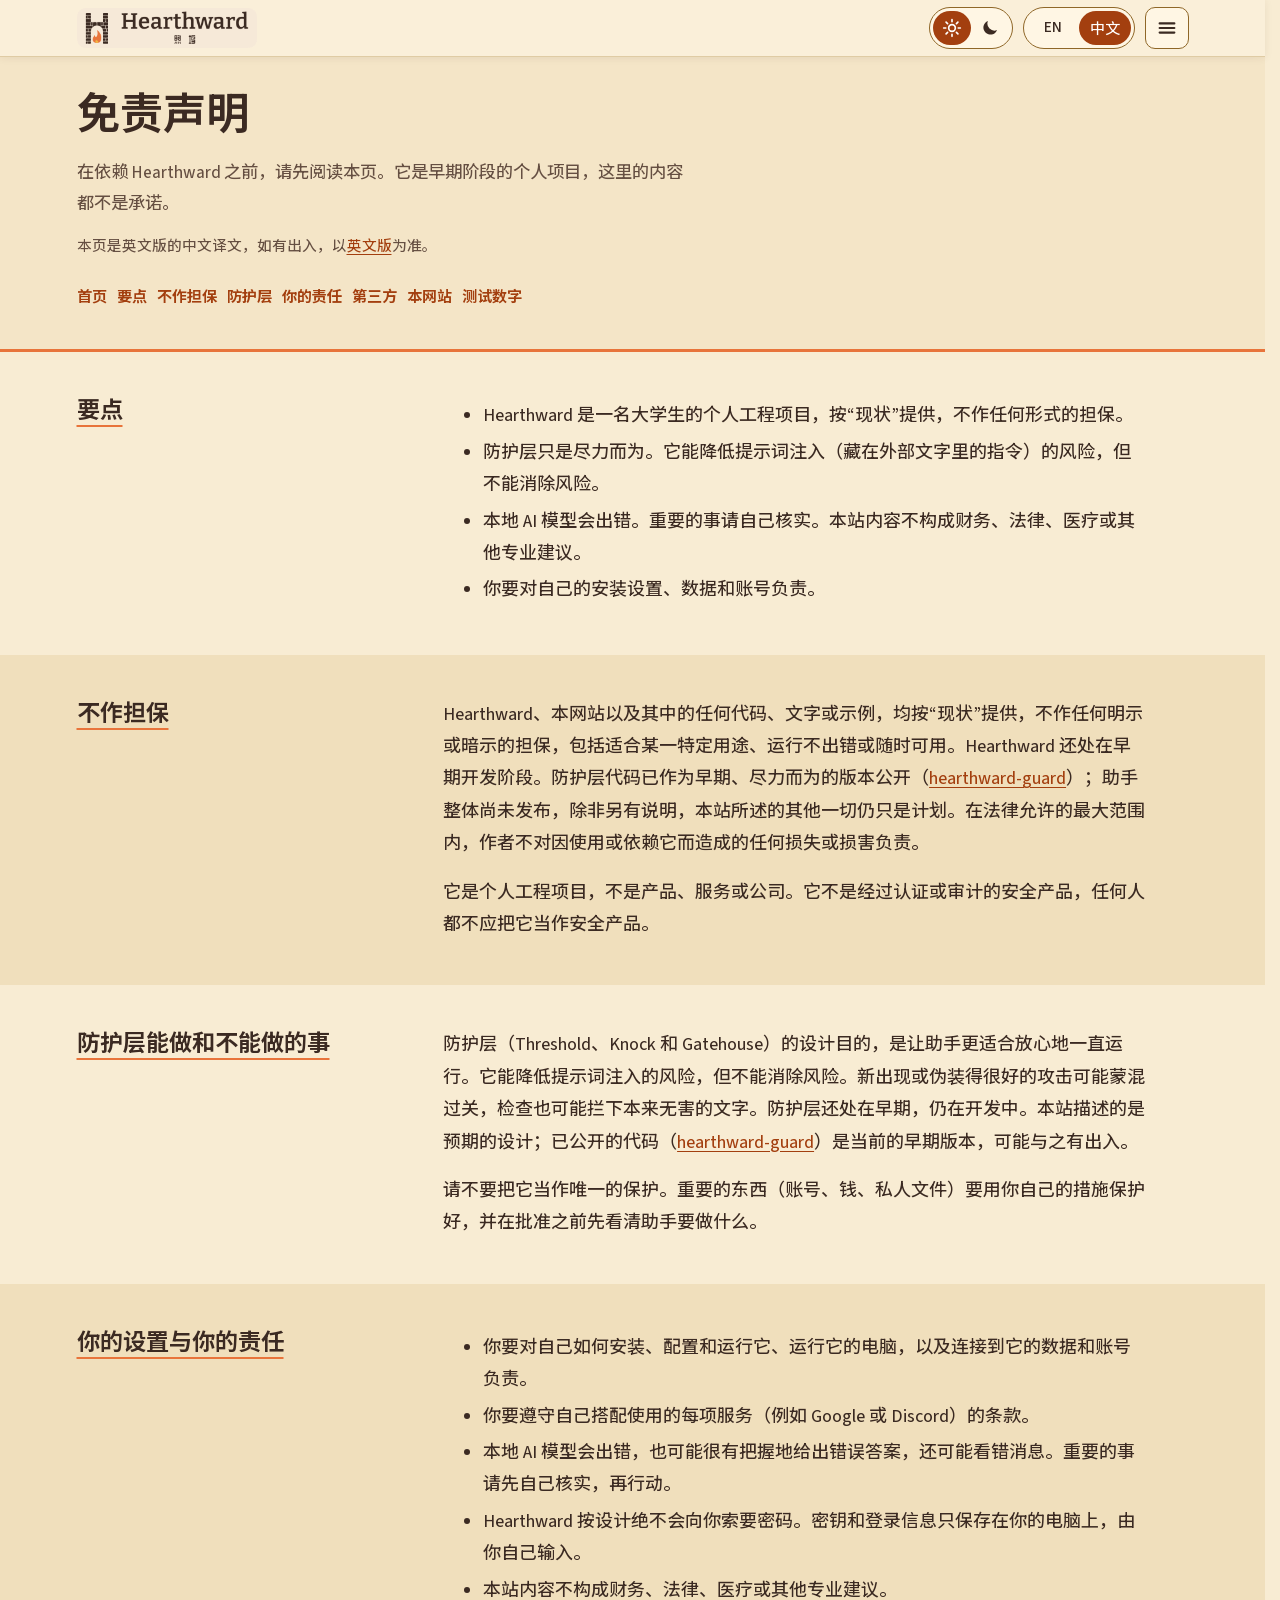
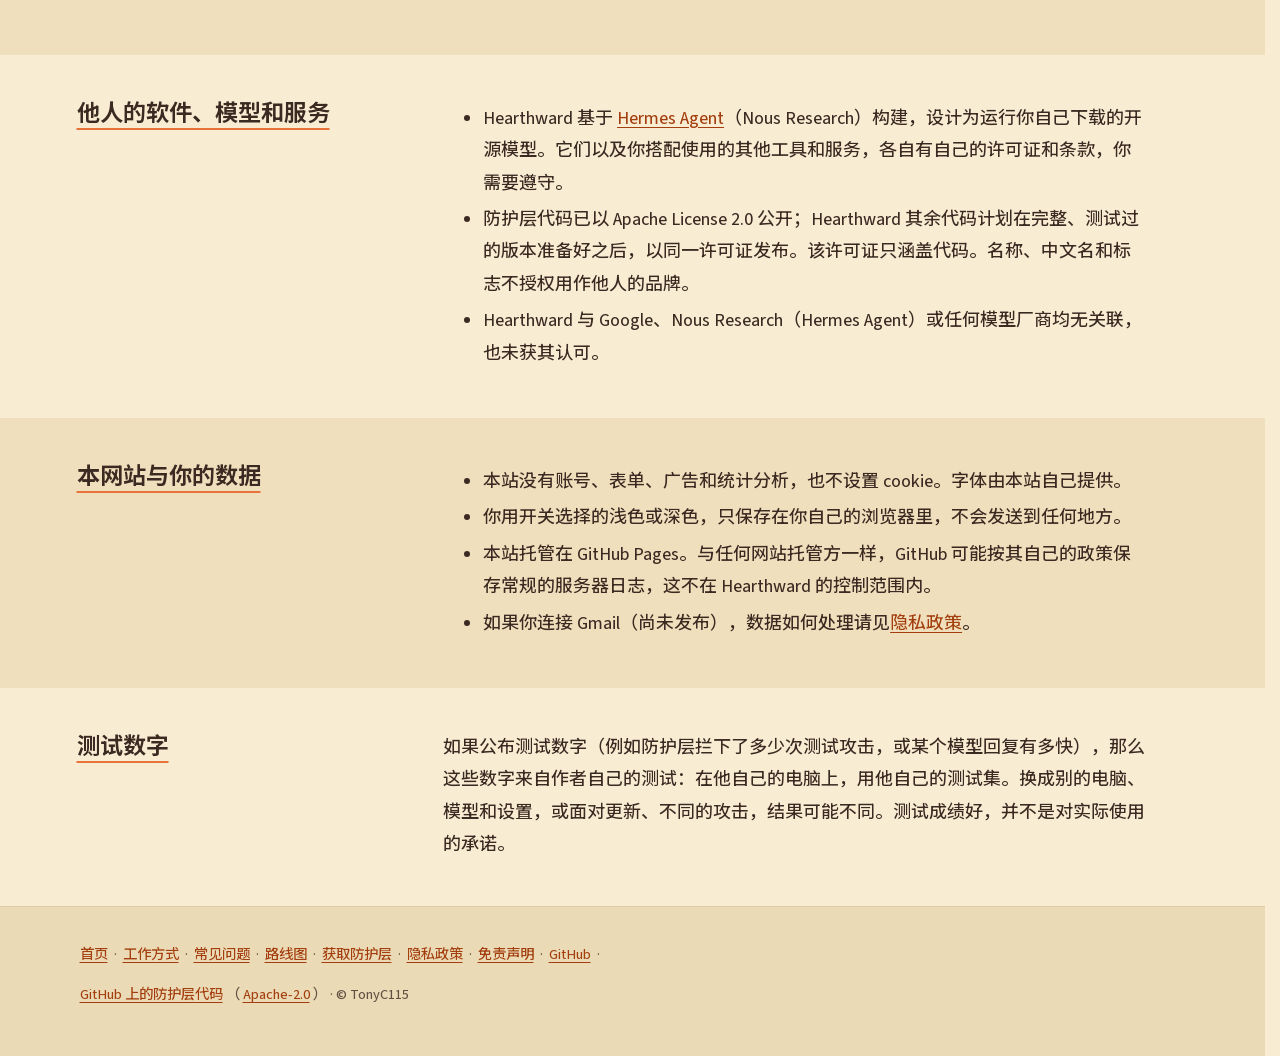
<file: zh/disclaimer.html>
<!DOCTYPE html>
<html lang="zh-Hans">
<head>
<meta charset="utf-8">
<meta name="viewport" content="width=device-width, initial-scale=1">
<title>Hearthward 免责声明</title>
<meta name="description" content="Hearthward 完整的免责声明：不作担保、个人项目、防护层能做和不能做的事、你自己的责任、第三方条款、本网站与数据、测试数字。">
<meta property="og:locale" content="zh_CN">
<meta property="og:locale:alternate" content="en_US">
<meta property="og:type" content="website">
<meta property="og:title" content="Hearthward 免责声明">
<meta property="og:description" content="Hearthward 完整的免责声明：不作担保、个人项目、防护层能做和不能做的事、你自己的责任、第三方条款、本网站与数据、测试数字。">
<meta property="og:url" content="https://hearthward.ai/zh/disclaimer.html">
<meta property="og:image" content="https://hearthward.ai/brand/og-image.png">
<meta property="og:image:width" content="1200">
<meta property="og:image:height" content="630">
<meta property="og:image:alt" content="Hearthward 煦坞 标志">
<meta name="twitter:image" content="https://hearthward.ai/brand/og-image.png">
<meta name="twitter:card" content="summary_large_image">
<meta name="theme-color" content="#F8ECD3">
<script>(function(){var d=document.documentElement;d.classList.add('js');try{if(localStorage.getItem('hw-theme')==='dark'){d.setAttribute('data-theme','dark');var m=document.querySelector('meta[name=theme-color]');if(m)m.content='#17191C'}}catch(e){}})();</script>
<link rel="canonical" href="https://hearthward.ai/zh/disclaimer.html">
<link rel="alternate" hreflang="en" href="https://hearthward.ai/disclaimer.html">
<link rel="alternate" hreflang="zh-Hans" href="https://hearthward.ai/zh/disclaimer.html">
<link rel="alternate" hreflang="x-default" href="https://hearthward.ai/disclaimer.html">
<link rel="icon" type="image/svg+xml" href="../favicon.svg">
<link rel="icon" type="image/png" sizes="32x32" href="../favicon-32.png">
<link rel="apple-touch-icon" href="../apple-touch-icon.png">
<link rel="preload" href="../fonts/hw-sans-body-vf.woff2" as="font" type="font/woff2" crossorigin>
<link rel="preload" href="../fonts/hw-han-body-450.woff2" as="font" type="font/woff2" crossorigin>
<link rel="preload" href="../fonts/hw-han-bold-650.woff2" as="font" type="font/woff2" crossorigin>
<link rel="stylesheet" href="../style.css">
</head>
<body>
<a class="skip" href="#main">跳到正文</a>
<div class="topbar">
<div class="bar-in">
  <a class="brand" href="index.html" aria-label="Hearthward 煦坞，返回首页"><img class="logo logo-light" src="../brand/hearthward-lockup-bilingual-light-2x.png" alt="" width="144" height="32"><img class="logo logo-dark" src="../brand/hearthward-lockup-bilingual-dark-2x.png" alt="" width="144" height="32"></a>
  <div class="tools">
  <button type="button" class="themesw" aria-pressed="false" aria-label="深色模式"><svg class="sun" viewBox="0 0 24 24" width="20" height="20" aria-hidden="true" focusable="false" fill="none" stroke="currentColor" stroke-width="2" stroke-linecap="round"><circle cx="12" cy="12" r="4"/><path d="M12 2v2.5M12 19.5V22M2 12h2.5M19.5 12H22M4.9 4.9l1.8 1.8M17.3 17.3l1.8 1.8M4.9 19.1l1.8-1.8M17.3 6.7l1.8-1.8"/></svg><svg class="moon" viewBox="0 0 24 24" width="20" height="20" aria-hidden="true" focusable="false" fill="currentColor"><path d="M20.5 14.5A8.5 8.5 0 0 1 9.5 3.5a8.5 8.5 0 1 0 11 11z"/></svg></button>
  <div class="langsw on-zh" role="group" aria-label="语言"><a href="../disclaimer.html" hreflang="en" lang="en" aria-label="EN (English)">EN</a><span aria-current="page" lang="zh-Hans">中文<span class="sr">（当前语言：中文）</span></span></div>
  <button type="button" class="menubtn" aria-label="菜单" aria-expanded="false" aria-controls="sidenav"><svg viewBox="0 0 24 24" width="22" height="22" aria-hidden="true" focusable="false" fill="none" stroke="currentColor" stroke-width="2.4" stroke-linecap="round"><path d="M4 7h16M4 12h16M4 17h16"/></svg></button>
  </div>
</div>
</div>
<header>
<div class="wrap">
  <h1>免责声明</h1>
  <p class="tagline">在依赖 Hearthward 之前，请先阅读本页。它是早期阶段的个人项目，这里的内容都不是承诺。</p>
  <p class="tagline note">本页是英文版的中文译文，如有出入，以<a href="../disclaimer.html">英文版</a>为准。</p>
  <nav aria-label="页面栏目">
    <a href="index.html">首页</a>
    <a href="#short">要点</a>
    <a href="#warranty">不作担保</a>
    <a href="#guard">防护层</a>
    <a href="#you">你的责任</a>
    <a href="#third">第三方</a>
    <a href="#site">本网站</a>
    <a href="#numbers">测试数字</a>
  </nav>
</div>
</header>

<main id="main">
  <section id="short">
<div class="wrap">
    <h2>要点</h2>
    <ul>
      <li>Hearthward 是一名大学生的个人工程项目，按“现状”提供，不作任何形式的担保。</li>
      <li>防护层只是尽力而为。它能降低提示词注入（藏在外部文字里的指令）的风险，但不能消除风险。</li>
      <li>本地 AI 模型会出错。重要的事请自己核实。本站内容不构成财务、法律、医疗或其他专业建议。</li>
      <li>你要对自己的安装设置、数据和账号负责。</li>
    </ul>
  </div>
</section>
  <section id="warranty">
<div class="wrap">
    <h2>不作担保</h2>
    <p>Hearthward、本网站以及其中的任何代码、文字或示例，均按“现状”提供，不作任何明示或暗示的担保，包括适合某一特定用途、运行不出错或随时可用。Hearthward 还处在早期开发阶段。防护层代码已作为早期、尽力而为的版本公开（<a href="https://github.com/hearthward-ai/hearthward-guard">hearthward-guard</a>）；助手整体尚未发布，除非另有说明，本站所述的其他一切仍只是计划。在法律允许的最大范围内，作者不对因使用或依赖它而造成的任何损失或损害负责。</p>
    <p>它是个人工程项目，不是产品、服务或公司。它不是经过认证或审计的安全产品，任何人都不应把它当作安全产品。</p>
  </div>
</section>
  <section id="guard">
<div class="wrap">
    <h2>防护层能做和不能做的事</h2>
    <p>防护层（Threshold、Knock 和 Gatehouse）的设计目的，是让助手更适合放心地一直运行。它能降低提示词注入的风险，但不能消除风险。新出现或伪装得很好的攻击可能蒙混过关，检查也可能拦下本来无害的文字。防护层还处在早期，仍在开发中。本站描述的是预期的设计；已公开的代码（<a href="https://github.com/hearthward-ai/hearthward-guard">hearthward-guard</a>）是当前的早期版本，可能与之有出入。</p>
    <p>请不要把它当作唯一的保护。重要的东西（账号、钱、私人文件）要用你自己的措施保护好，并在批准之前先看清助手要做什么。</p>
  </div>
</section>
  <section id="you">
<div class="wrap">
    <h2>你的设置与你的责任</h2>
    <ul>
      <li>你要对自己如何安装、配置和运行它、运行它的电脑，以及连接到它的数据和账号负责。</li>
      <li>你要遵守自己搭配使用的每项服务（例如 Google 或 Discord）的条款。</li>
      <li>本地 AI 模型会出错，也可能很有把握地给出错误答案，还可能看错消息。重要的事请先自己核实，再行动。</li>
      <li>Hearthward 按设计绝不会向你索要密码。密钥和登录信息只保存在你的电脑上，由你自己输入。</li>
      <li>本站内容不构成财务、法律、医疗或其他专业建议。</li>
    </ul>
  </div>
</section>
  <section id="third">
<div class="wrap">
    <h2>他人的软件、模型和服务</h2>
    <ul>
      <li>Hearthward 基于 <a href="https://github.com/NousResearch/hermes-agent">Hermes Agent</a>（Nous Research）构建，设计为运行你自己下载的开源模型。它们以及你搭配使用的其他工具和服务，各自有自己的许可证和条款，你需要遵守。</li>
      <li>防护层代码已以 Apache License 2.0 公开；Hearthward 其余代码计划在完整、测试过的版本准备好之后，以同一许可证发布。该许可证只涵盖代码。名称、中文名和标志不授权用作他人的品牌。</li>
      <li>Hearthward 与 Google、Nous Research（Hermes Agent）或任何模型厂商均无关联，也未获其认可。</li>
    </ul>
  </div>
</section>
  <section id="site">
<div class="wrap">
    <h2>本网站与你的数据</h2>
    <ul>
      <li>本站没有账号、表单、广告和统计分析，也不设置 cookie。字体由本站自己提供。</li>
      <li>你用开关选择的浅色或深色，只保存在你自己的浏览器里，不会发送到任何地方。</li>
      <li>本站托管在 GitHub Pages。与任何网站托管方一样，GitHub 可能按其自己的政策保存常规的服务器日志，这不在 Hearthward 的控制范围内。</li>
      <li>如果你连接 Gmail（尚未发布），数据如何处理请见<a href="privacy.html">隐私政策</a>。</li>
    </ul>
  </div>
</section>
  <section id="numbers">
<div class="wrap">
    <h2>测试数字</h2>
    <p>如果公布测试数字（例如防护层拦下了多少次测试攻击，或某个模型回复有多快），那么这些数字来自作者自己的测试：在他自己的电脑上，用他自己的测试集。换成别的电脑、模型和设置，或面对更新、不同的攻击，结果可能不同。测试成绩好，并不是对实际使用的承诺。</p>
  </div>
</section>
</main>

<footer>
<div class="wrap">
  <p><a href="index.html">首页</a> · <a href="how-it-works.html">工作方式</a> · <a href="faq.html">常见问题</a> · <a href="roadmap.html">路线图</a> · <a href="get-the-guard.html">获取防护层</a> · <a href="privacy.html">隐私政策</a> · <a href="disclaimer.html">免责声明</a> · <a href="https://github.com/hearthward-ai">GitHub</a> · <a href="https://github.com/hearthward-ai/hearthward-guard">GitHub 上的防护层代码</a>（<a href="https://github.com/hearthward-ai/hearthward-guard/blob/main/LICENSE">Apache-2.0</a>） · &copy; TonyC115</p>
</div>
</footer>
<div class="backdrop" aria-hidden="true"></div>
<div class="drawer" id="sidenav" role="dialog" aria-modal="true" aria-labelledby="sn-t" tabindex="-1">
  <div class="drawer-head"><span class="drawer-title" id="sn-t">页面</span><button type="button" class="closebtn" aria-label="关闭菜单"><svg viewBox="0 0 24 24" width="22" height="22" aria-hidden="true" focusable="false" fill="none" stroke="currentColor" stroke-width="2.4" stroke-linecap="round"><path d="M6 6l12 12M18 6L6 18"/></svg></button></div>
  <nav aria-label="全部页面"><ul>
    <li><a href="index.html">首页</a></li>
    <li><a href="how-it-works.html">工作方式</a></li>
    <li><a href="faq.html">常见问题</a></li>
    <li><a href="roadmap.html">路线图</a></li>
    <li><a href="get-the-guard.html">获取防护层</a></li>
    <li><a href="privacy.html">隐私政策</a></li>
    <li><a href="disclaimer.html" aria-current="page">免责声明</a></li>
    <li class="ext"><a href="https://github.com/hearthward-ai">GitHub</a></li>
    <li class="ext"><a href="https://github.com/hearthward-ai/hearthward-guard">防护层代码</a></li>
  </ul></nav>
</div>
<script>(function(){var s=document.querySelector('.langsw');if(!s)return;var a=s.querySelector('a');a.addEventListener('click',function(e){if(e.defaultPrevented||e.button||e.metaKey||e.ctrlKey||e.shiftKey||e.altKey)return;e.preventDefault();s.classList.add('go');var d=matchMedia('(prefers-reduced-motion: reduce)').matches?0:200;setTimeout(function(){location.href=a.href},d)});addEventListener('pageshow',function(){s.classList.remove('go')})})();</script>
<script>(function(){var b=document.querySelector('.themesw');if(!b)return;var d=document.documentElement,m=document.querySelector('meta[name=theme-color]');function sync(){var k=d.getAttribute('data-theme')==='dark';b.setAttribute('aria-pressed',k?'true':'false');if(m)m.content=k?'#17191C':'#F8ECD3'}sync();b.addEventListener('click',function(){var k=d.getAttribute('data-theme')!=='dark';if(k)d.setAttribute('data-theme','dark');else d.removeAttribute('data-theme');try{localStorage.setItem('hw-theme',k?'dark':'light')}catch(e){}sync()})})();</script>
<script src="../menu.js"></script>
</body>
</html>
</file>
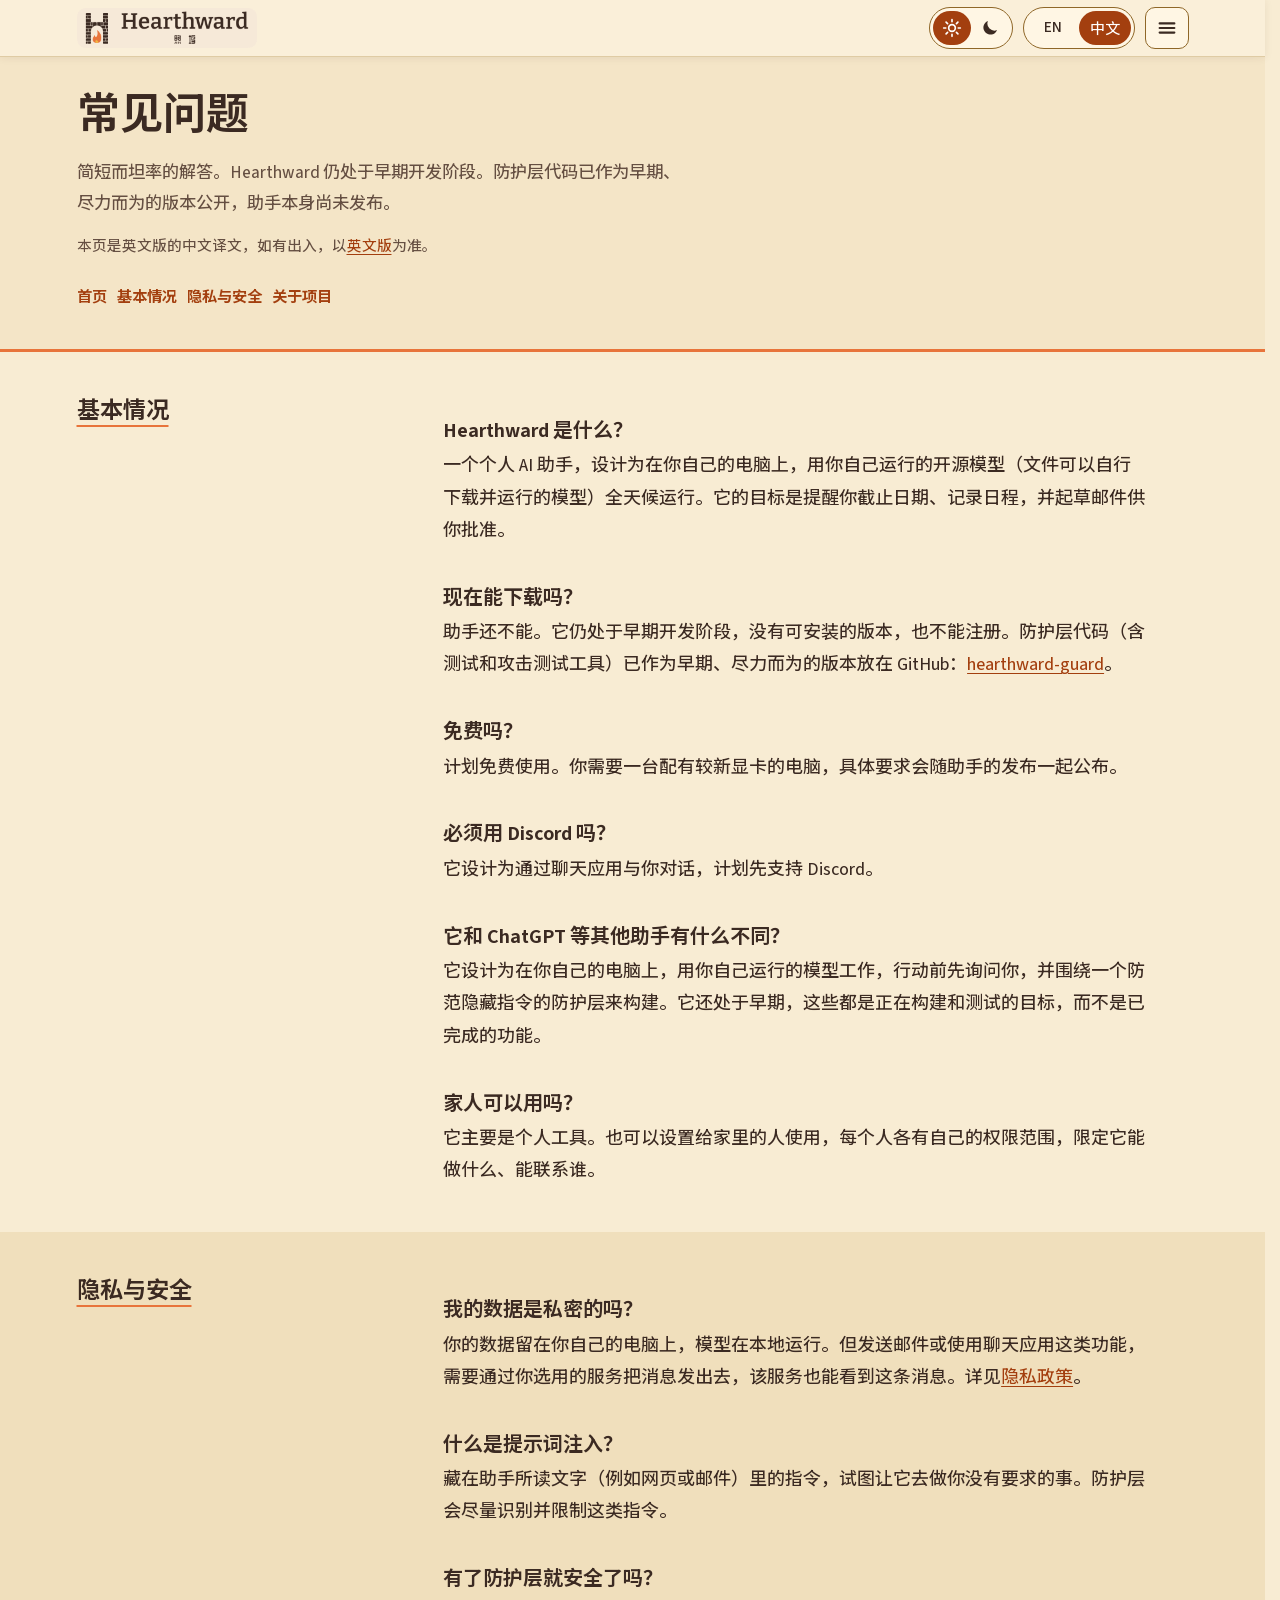
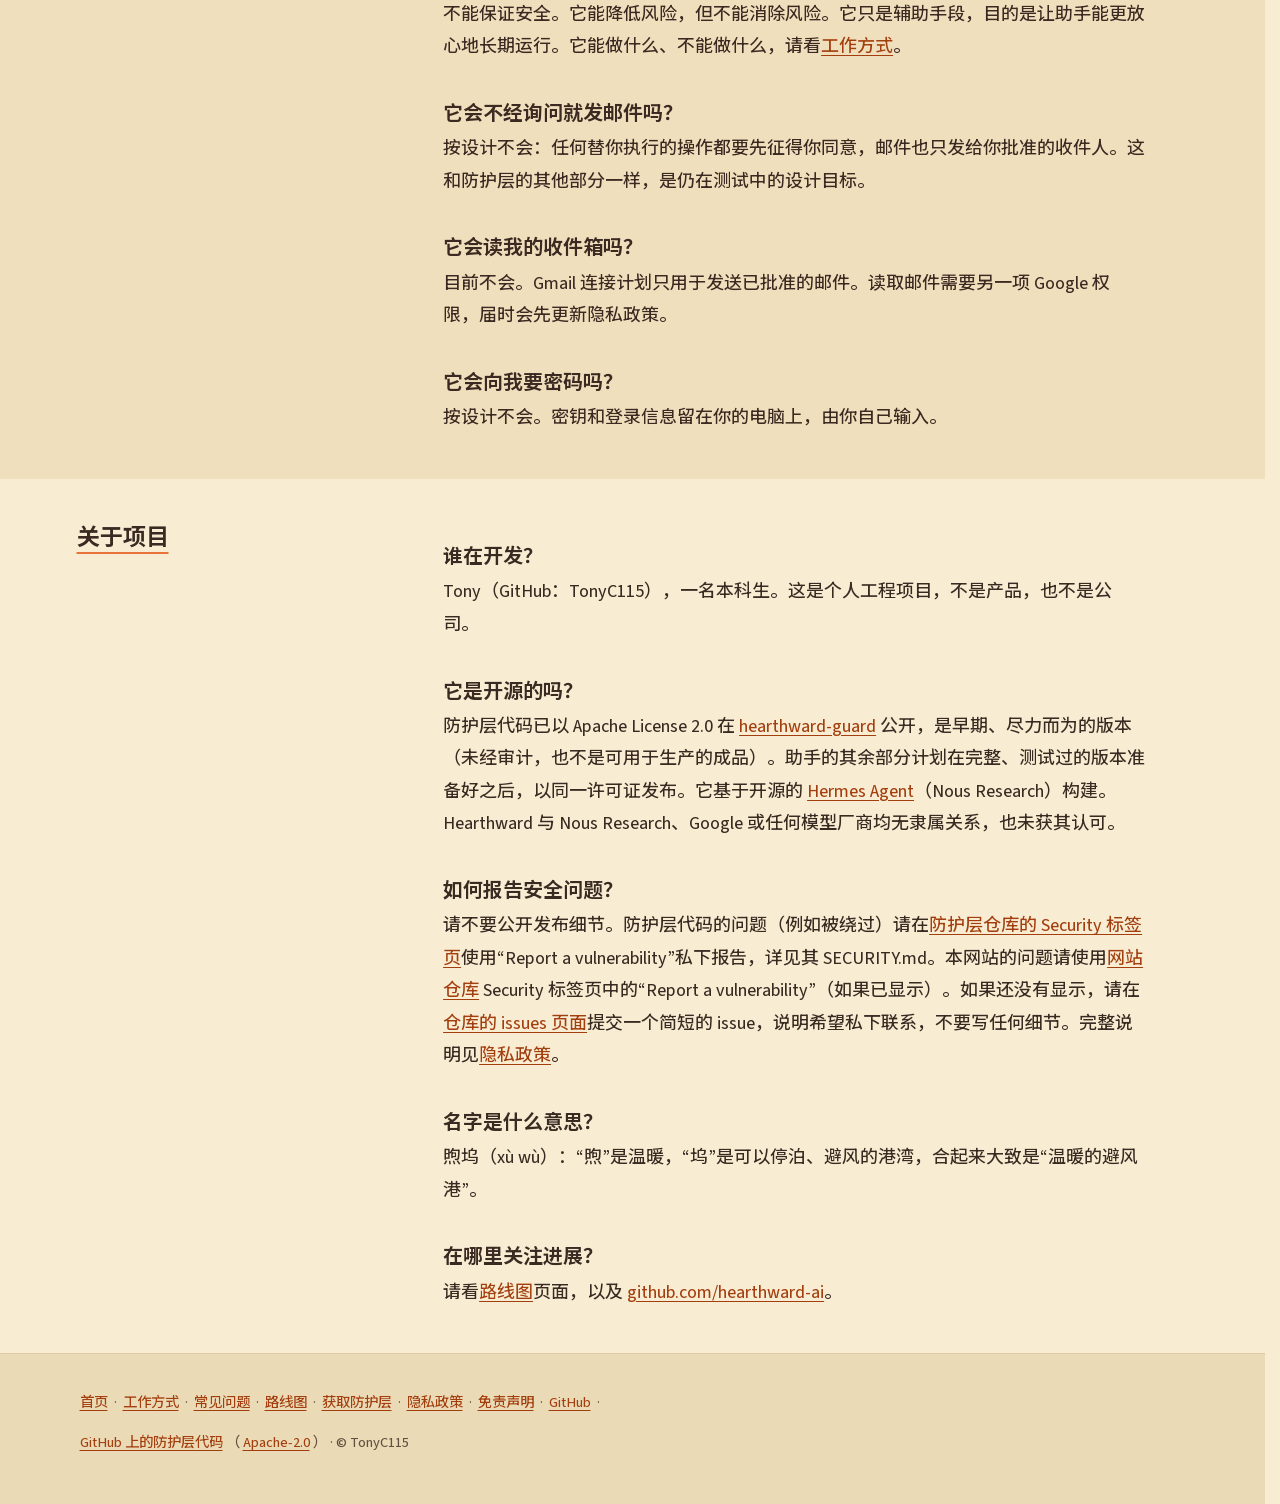
<file: zh/faq.html>
<!DOCTYPE html>
<html lang="zh-Hans">
<head>
<meta charset="utf-8">
<meta name="viewport" content="width=device-width, initial-scale=1">
<title>Hearthward 常见问题</title>
<meta name="description" content="关于 Hearthward 的简短解答：它是什么、是否免费、谁能看到你的数据，以及防护层能做什么、不能做什么。">
<meta property="og:locale" content="zh_CN">
<meta property="og:locale:alternate" content="en_US">
<meta property="og:type" content="website">
<meta property="og:title" content="Hearthward 常见问题">
<meta property="og:description" content="关于 Hearthward 的简短解答：它是什么、是否免费、谁能看到你的数据，以及防护层能做什么、不能做什么。">
<meta property="og:url" content="https://hearthward.ai/zh/faq.html">
<meta property="og:image" content="https://hearthward.ai/brand/og-image.png">
<meta property="og:image:width" content="1200">
<meta property="og:image:height" content="630">
<meta property="og:image:alt" content="Hearthward 煦坞 标志">
<meta name="twitter:image" content="https://hearthward.ai/brand/og-image.png">
<meta name="twitter:card" content="summary_large_image">
<meta name="theme-color" content="#F8ECD3">
<script>(function(){var d=document.documentElement;d.classList.add('js');try{if(localStorage.getItem('hw-theme')==='dark'){d.setAttribute('data-theme','dark');var m=document.querySelector('meta[name=theme-color]');if(m)m.content='#17191C'}}catch(e){}})();</script>
<link rel="canonical" href="https://hearthward.ai/zh/faq.html">
<link rel="alternate" hreflang="en" href="https://hearthward.ai/faq.html">
<link rel="alternate" hreflang="zh-Hans" href="https://hearthward.ai/zh/faq.html">
<link rel="alternate" hreflang="x-default" href="https://hearthward.ai/faq.html">
<link rel="icon" type="image/svg+xml" href="../favicon.svg">
<link rel="icon" type="image/png" sizes="32x32" href="../favicon-32.png">
<link rel="apple-touch-icon" href="../apple-touch-icon.png">
<link rel="preload" href="../fonts/hw-sans-body-vf.woff2" as="font" type="font/woff2" crossorigin>
<link rel="preload" href="../fonts/hw-han-body-450.woff2" as="font" type="font/woff2" crossorigin>
<link rel="preload" href="../fonts/hw-han-bold-650.woff2" as="font" type="font/woff2" crossorigin>
<link rel="stylesheet" href="../style.css">
</head>
<body>
<a class="skip" href="#main">跳到正文</a>
<div class="topbar">
<div class="bar-in">
  <a class="brand" href="index.html" aria-label="Hearthward 煦坞，返回首页"><img class="logo logo-light" src="../brand/hearthward-lockup-bilingual-light-2x.png" alt="" width="144" height="32"><img class="logo logo-dark" src="../brand/hearthward-lockup-bilingual-dark-2x.png" alt="" width="144" height="32"></a>
  <div class="tools">
  <button type="button" class="themesw" aria-pressed="false" aria-label="深色模式"><svg class="sun" viewBox="0 0 24 24" width="20" height="20" aria-hidden="true" focusable="false" fill="none" stroke="currentColor" stroke-width="2" stroke-linecap="round"><circle cx="12" cy="12" r="4"/><path d="M12 2v2.5M12 19.5V22M2 12h2.5M19.5 12H22M4.9 4.9l1.8 1.8M17.3 17.3l1.8 1.8M4.9 19.1l1.8-1.8M17.3 6.7l1.8-1.8"/></svg><svg class="moon" viewBox="0 0 24 24" width="20" height="20" aria-hidden="true" focusable="false" fill="currentColor"><path d="M20.5 14.5A8.5 8.5 0 0 1 9.5 3.5a8.5 8.5 0 1 0 11 11z"/></svg></button>
  <div class="langsw on-zh" role="group" aria-label="语言"><a href="../faq.html" hreflang="en" lang="en" aria-label="EN (English)">EN</a><span aria-current="page" lang="zh-Hans">中文<span class="sr">（当前语言：中文）</span></span></div>
  <button type="button" class="menubtn" aria-label="菜单" aria-expanded="false" aria-controls="sidenav"><svg viewBox="0 0 24 24" width="22" height="22" aria-hidden="true" focusable="false" fill="none" stroke="currentColor" stroke-width="2.4" stroke-linecap="round"><path d="M4 7h16M4 12h16M4 17h16"/></svg></button>
  </div>
</div>
</div>
<header>
<div class="wrap">
  <h1>常见问题</h1>
  <p class="tagline">简短而坦率的解答。Hearthward 仍处于早期开发阶段。防护层代码已作为早期、尽力而为的版本公开，助手本身尚未发布。</p>
  <p class="tagline note">本页是英文版的中文译文，如有出入，以<a href="../faq.html">英文版</a>为准。</p>
  <nav aria-label="页面栏目">
    <a href="index.html">首页</a>
    <a href="#basics">基本情况</a>
    <a href="#privacy">隐私与安全</a>
    <a href="#project">关于项目</a>
  </nav>
</div>
</header>

<main id="main">
  <section id="basics">
<div class="wrap">
    <h2>基本情况</h2>
    <h3>Hearthward 是什么？</h3>
    <p>一个个人 AI 助手，设计为在你自己的电脑上，用你自己运行的开源模型（文件可以自行下载并运行的模型）全天候运行。它的目标是提醒你截止日期、记录日程，并起草邮件供你批准。</p>
    <h3>现在能下载吗？</h3>
    <p>助手还不能。它仍处于早期开发阶段，没有可安装的版本，也不能注册。防护层代码（含测试和攻击测试工具）已作为早期、尽力而为的版本放在 GitHub：<a href="https://github.com/hearthward-ai/hearthward-guard">hearthward-guard</a>。</p>
    <h3>免费吗？</h3>
    <p>计划免费使用。你需要一台配有较新显卡的电脑，具体要求会随助手的发布一起公布。</p>
    <h3>必须用 Discord 吗？</h3>
    <p>它设计为通过聊天应用与你对话，计划先支持 Discord。</p>
    <h3>它和 ChatGPT 等其他助手有什么不同？</h3>
    <p>它设计为在你自己的电脑上，用你自己运行的模型工作，行动前先询问你，并围绕一个防范隐藏指令的防护层来构建。它还处于早期，这些都是正在构建和测试的目标，而不是已完成的功能。</p>
    <h3>家人可以用吗？</h3>
    <p>它主要是个人工具。也可以设置给家里的人使用，每个人各有自己的权限范围，限定它能做什么、能联系谁。</p>
  </div>
</section>
  <section id="privacy">
<div class="wrap">
    <h2>隐私与安全</h2>
    <h3>我的数据是私密的吗？</h3>
    <p>你的数据留在你自己的电脑上，模型在本地运行。但发送邮件或使用聊天应用这类功能，需要通过你选用的服务把消息发出去，该服务也能看到这条消息。详见<a href="privacy.html">隐私政策</a>。</p>
    <h3>什么是提示词注入？</h3>
    <p>藏在助手所读文字（例如网页或邮件）里的指令，试图让它去做你没有要求的事。防护层会尽量识别并限制这类指令。</p>
    <h3>有了防护层就安全了吗？</h3>
    <p>不能保证安全。它能降低风险，但不能消除风险。它只是辅助手段，目的是让助手能更放心地长期运行。它能做什么、不能做什么，请看<a href="how-it-works.html">工作方式</a>。</p>
    <h3>它会不经询问就发邮件吗？</h3>
    <p>按设计不会：任何替你执行的操作都要先征得你同意，邮件也只发给你批准的收件人。这和防护层的其他部分一样，是仍在测试中的设计目标。</p>
    <h3>它会读我的收件箱吗？</h3>
    <p>目前不会。Gmail 连接计划只用于发送已批准的邮件。读取邮件需要另一项 Google 权限，届时会先更新隐私政策。</p>
    <h3>它会向我要密码吗？</h3>
    <p>按设计不会。密钥和登录信息留在你的电脑上，由你自己输入。</p>
  </div>
</section>
  <section id="project">
<div class="wrap">
    <h2>关于项目</h2>
    <h3>谁在开发？</h3>
    <p>Tony（GitHub：TonyC115），一名本科生。这是个人工程项目，不是产品，也不是公司。</p>
    <h3>它是开源的吗？</h3>
    <p>防护层代码已以 Apache License 2.0 在 <a href="https://github.com/hearthward-ai/hearthward-guard">hearthward-guard</a> 公开，是早期、尽力而为的版本（未经审计，也不是可用于生产的成品）。助手的其余部分计划在完整、测试过的版本准备好之后，以同一许可证发布。它基于开源的 <a href="https://github.com/NousResearch/hermes-agent">Hermes Agent</a>（Nous Research）构建。Hearthward 与 Nous Research、Google 或任何模型厂商均无隶属关系，也未获其认可。</p>
    <h3>如何报告安全问题？</h3>
    <p>请不要公开发布细节。防护层代码的问题（例如被绕过）请在<a href="https://github.com/hearthward-ai/hearthward-guard/security">防护层仓库的 Security 标签页</a>使用“Report a vulnerability”私下报告，详见其 SECURITY.md。本网站的问题请使用<a href="https://github.com/hearthward-ai/hearthward-ai.github.io">网站仓库</a> Security 标签页中的“Report a vulnerability”（如果已显示）。如果还没有显示，请在<a href="https://github.com/hearthward-ai/hearthward-ai.github.io/issues">仓库的 issues 页面</a>提交一个简短的 issue，说明希望私下联系，不要写任何细节。完整说明见<a href="privacy.html#contact">隐私政策</a>。</p>
    <h3>名字是什么意思？</h3>
    <p>煦坞（xù wù）：“煦”是温暖，“坞”是可以停泊、避风的港湾，合起来大致是“温暖的避风港”。</p>
    <h3>在哪里关注进展？</h3>
    <p>请看<a href="roadmap.html">路线图</a>页面，以及 <a href="https://github.com/hearthward-ai">github.com/hearthward-ai</a>。</p>
  </div>
</section>
</main>

<footer>
<div class="wrap">
  <p><a href="index.html">首页</a> · <a href="how-it-works.html">工作方式</a> · <a href="faq.html">常见问题</a> · <a href="roadmap.html">路线图</a> · <a href="get-the-guard.html">获取防护层</a> · <a href="privacy.html">隐私政策</a> · <a href="disclaimer.html">免责声明</a> · <a href="https://github.com/hearthward-ai">GitHub</a> · <a href="https://github.com/hearthward-ai/hearthward-guard">GitHub 上的防护层代码</a>（<a href="https://github.com/hearthward-ai/hearthward-guard/blob/main/LICENSE">Apache-2.0</a>） · &copy; TonyC115</p>
</div>
</footer>
<div class="backdrop" aria-hidden="true"></div>
<div class="drawer" id="sidenav" role="dialog" aria-modal="true" aria-labelledby="sn-t" tabindex="-1">
  <div class="drawer-head"><span class="drawer-title" id="sn-t">页面</span><button type="button" class="closebtn" aria-label="关闭菜单"><svg viewBox="0 0 24 24" width="22" height="22" aria-hidden="true" focusable="false" fill="none" stroke="currentColor" stroke-width="2.4" stroke-linecap="round"><path d="M6 6l12 12M18 6L6 18"/></svg></button></div>
  <nav aria-label="全部页面"><ul>
    <li><a href="index.html">首页</a></li>
    <li><a href="how-it-works.html">工作方式</a></li>
    <li><a href="faq.html" aria-current="page">常见问题</a></li>
    <li><a href="roadmap.html">路线图</a></li>
    <li><a href="get-the-guard.html">获取防护层</a></li>
    <li><a href="privacy.html">隐私政策</a></li>
    <li><a href="disclaimer.html">免责声明</a></li>
    <li class="ext"><a href="https://github.com/hearthward-ai">GitHub</a></li>
    <li class="ext"><a href="https://github.com/hearthward-ai/hearthward-guard">防护层代码</a></li>
  </ul></nav>
</div>
<script>(function(){var s=document.querySelector('.langsw');if(!s)return;var a=s.querySelector('a');a.addEventListener('click',function(e){if(e.defaultPrevented||e.button||e.metaKey||e.ctrlKey||e.shiftKey||e.altKey)return;e.preventDefault();s.classList.add('go');var d=matchMedia('(prefers-reduced-motion: reduce)').matches?0:200;setTimeout(function(){location.href=a.href},d)});addEventListener('pageshow',function(){s.classList.remove('go')})})();</script>
<script>(function(){var b=document.querySelector('.themesw');if(!b)return;var d=document.documentElement,m=document.querySelector('meta[name=theme-color]');function sync(){var k=d.getAttribute('data-theme')==='dark';b.setAttribute('aria-pressed',k?'true':'false');if(m)m.content=k?'#17191C':'#F8ECD3'}sync();b.addEventListener('click',function(){var k=d.getAttribute('data-theme')!=='dark';if(k)d.setAttribute('data-theme','dark');else d.removeAttribute('data-theme');try{localStorage.setItem('hw-theme',k?'dark':'light')}catch(e){}sync()})})();</script>
<script src="../menu.js"></script>
</body>
</html>
</file>
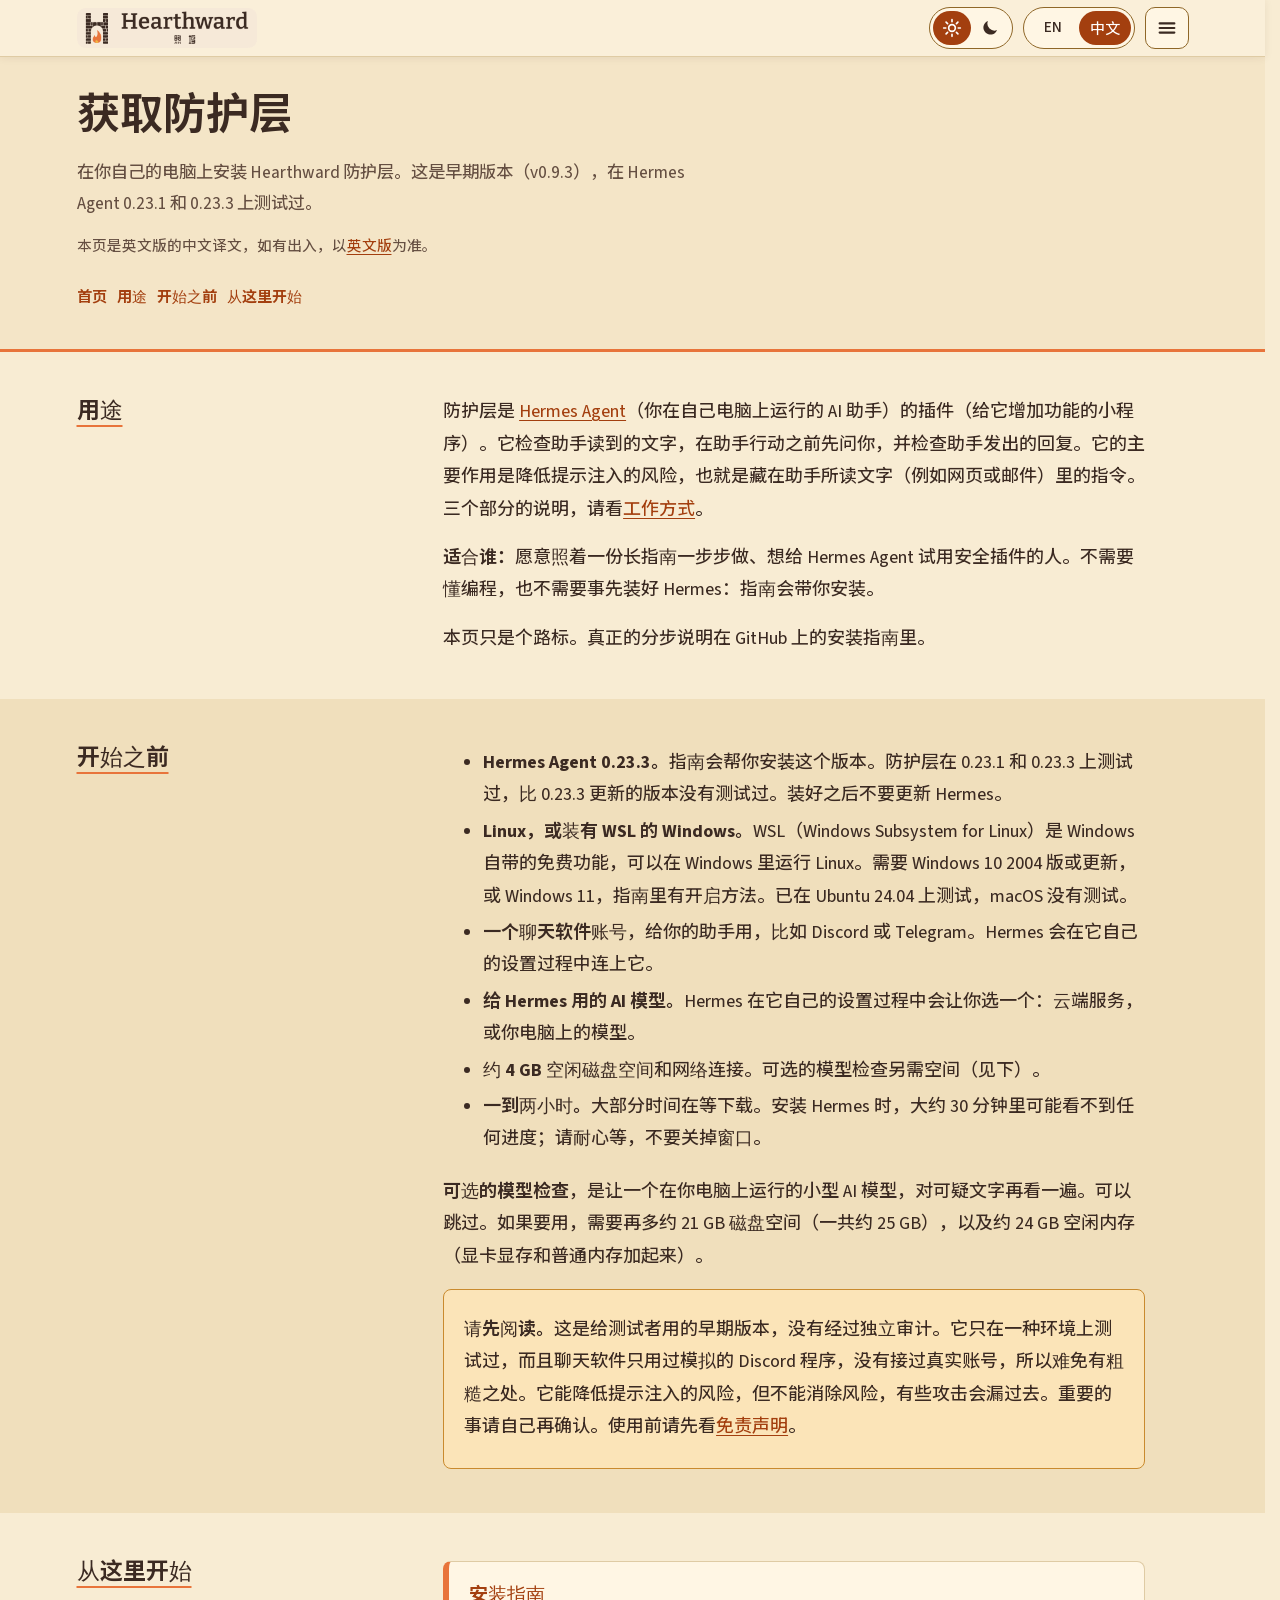
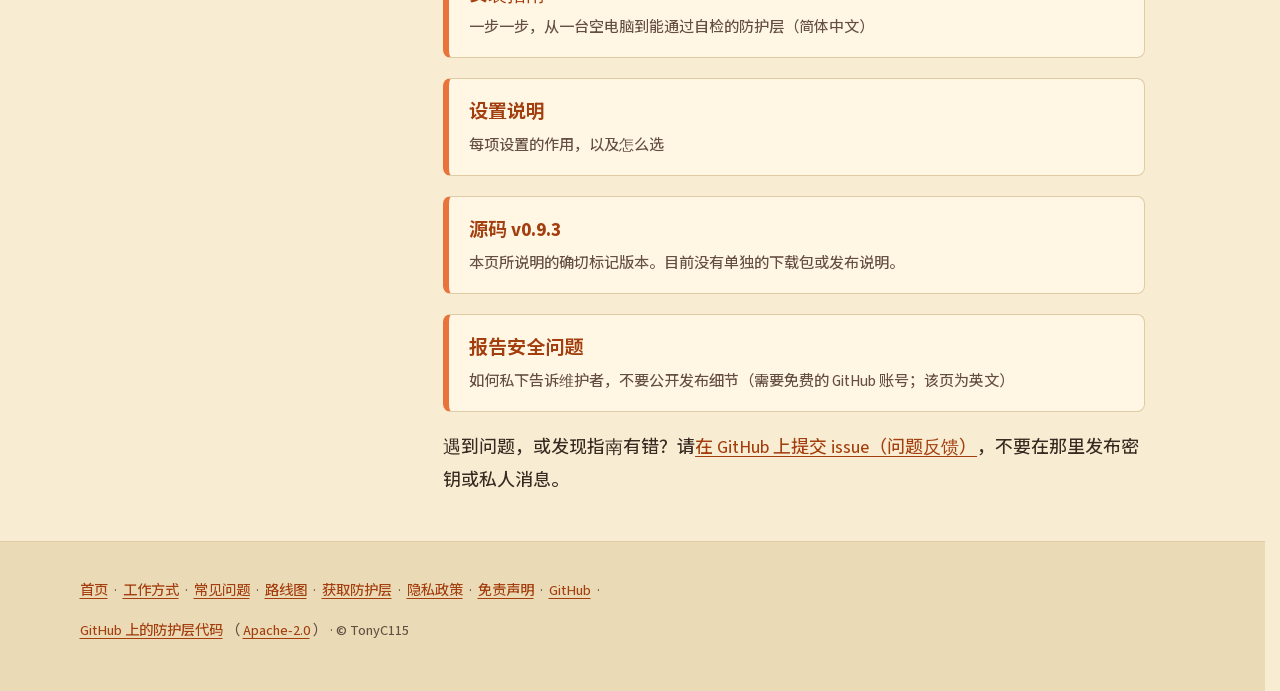
<file: zh/get-the-guard.html>
<!DOCTYPE html>
<html lang="zh-Hans">
<head>
<meta charset="utf-8">
<meta name="viewport" content="width=device-width, initial-scale=1">
<title>获取 Hearthward 防护层</title>
<meta name="description" content="如何安装 Hearthward 防护层：它的用途、开始前需要准备什么，以及安装指南、设置说明和安全问题报告的链接。">
<meta property="og:locale" content="zh_CN">
<meta property="og:locale:alternate" content="en_US">
<meta property="og:type" content="website">
<meta property="og:title" content="获取 Hearthward 防护层">
<meta property="og:description" content="如何安装 Hearthward 防护层：它的用途、开始前需要准备什么，以及安装指南、设置说明和安全问题报告的链接。">
<meta property="og:url" content="https://hearthward.ai/zh/get-the-guard.html">
<meta property="og:image" content="https://hearthward.ai/brand/og-image.png">
<meta property="og:image:width" content="1200">
<meta property="og:image:height" content="630">
<meta property="og:image:alt" content="Hearthward 煦坞 标志">
<meta name="twitter:image" content="https://hearthward.ai/brand/og-image.png">
<meta name="twitter:card" content="summary_large_image">
<meta name="theme-color" content="#F8ECD3">
<script>(function(){var d=document.documentElement;d.classList.add('js');try{if(localStorage.getItem('hw-theme')==='dark'){d.setAttribute('data-theme','dark');var m=document.querySelector('meta[name=theme-color]');if(m)m.content='#17191C'}}catch(e){}})();</script>
<link rel="canonical" href="https://hearthward.ai/zh/get-the-guard.html">
<link rel="alternate" hreflang="en" href="https://hearthward.ai/get-the-guard.html">
<link rel="alternate" hreflang="zh-Hans" href="https://hearthward.ai/zh/get-the-guard.html">
<link rel="alternate" hreflang="x-default" href="https://hearthward.ai/get-the-guard.html">
<link rel="icon" type="image/svg+xml" href="../favicon.svg">
<link rel="icon" type="image/png" sizes="32x32" href="../favicon-32.png">
<link rel="apple-touch-icon" href="../apple-touch-icon.png">
<link rel="preload" href="../fonts/hw-sans-body-vf.woff2" as="font" type="font/woff2" crossorigin>
<link rel="preload" href="../fonts/hw-han-body-450.woff2" as="font" type="font/woff2" crossorigin>
<link rel="preload" href="../fonts/hw-han-bold-650.woff2" as="font" type="font/woff2" crossorigin>
<link rel="stylesheet" href="../style.css">
</head>
<body>
<a class="skip" href="#main">跳到正文</a>
<div class="topbar">
<div class="bar-in">
  <a class="brand" href="index.html" aria-label="Hearthward 煦坞，返回首页"><img class="logo logo-light" src="../brand/hearthward-lockup-bilingual-light-2x.png" alt="" width="144" height="32"><img class="logo logo-dark" src="../brand/hearthward-lockup-bilingual-dark-2x.png" alt="" width="144" height="32"></a>
  <div class="tools">
  <button type="button" class="themesw" aria-pressed="false" aria-label="深色模式"><svg class="sun" viewBox="0 0 24 24" width="20" height="20" aria-hidden="true" focusable="false" fill="none" stroke="currentColor" stroke-width="2" stroke-linecap="round"><circle cx="12" cy="12" r="4"/><path d="M12 2v2.5M12 19.5V22M2 12h2.5M19.5 12H22M4.9 4.9l1.8 1.8M17.3 17.3l1.8 1.8M4.9 19.1l1.8-1.8M17.3 6.7l1.8-1.8"/></svg><svg class="moon" viewBox="0 0 24 24" width="20" height="20" aria-hidden="true" focusable="false" fill="currentColor"><path d="M20.5 14.5A8.5 8.5 0 0 1 9.5 3.5a8.5 8.5 0 1 0 11 11z"/></svg></button>
  <div class="langsw on-zh" role="group" aria-label="语言"><a href="../get-the-guard.html" hreflang="en" lang="en" aria-label="EN (English)">EN</a><span aria-current="page" lang="zh-Hans">中文<span class="sr">（当前语言：中文）</span></span></div>
  <button type="button" class="menubtn" aria-label="菜单" aria-expanded="false" aria-controls="sidenav"><svg viewBox="0 0 24 24" width="22" height="22" aria-hidden="true" focusable="false" fill="none" stroke="currentColor" stroke-width="2.4" stroke-linecap="round"><path d="M4 7h16M4 12h16M4 17h16"/></svg></button>
  </div>
</div>
</div>
<header>
<div class="wrap">
  <h1>获取防护层</h1>
  <p class="tagline">在你自己的电脑上安装 Hearthward 防护层。这是早期版本（v0.9.3），在 Hermes Agent 0.23.1 和 0.23.3 上测试过。</p>
  <p class="tagline note">本页是英文版的中文译文，如有出入，以<a href="../get-the-guard.html">英文版</a>为准。</p>
  <nav aria-label="页面栏目">
    <a href="index.html">首页</a>
    <a href="#for">用途</a>
    <a href="#need">开始之前</a>
    <a href="#links">从这里开始</a>
  </nav>
</div>
</header>

<main id="main">
  <section id="for">
<div class="wrap">
    <h2>用途</h2>
    <p>防护层是 <a href="https://github.com/NousResearch/hermes-agent">Hermes Agent</a>（你在自己电脑上运行的 AI 助手）的插件（给它增加功能的小程序）。它检查助手读到的文字，在助手行动之前先问你，并检查助手发出的回复。它的主要作用是降低提示注入的风险，也就是藏在助手所读文字（例如网页或邮件）里的指令。三个部分的说明，请看<a href="how-it-works.html">工作方式</a>。</p>
    <p><strong>适合谁：</strong>愿意照着一份长指南一步步做、想给 Hermes Agent 试用安全插件的人。不需要懂编程，也不需要事先装好 Hermes：指南会带你安装。</p>
    <p>本页只是个路标。真正的分步说明在 GitHub 上的安装指南里。</p>
  </div>
</section>
  <section id="need">
<div class="wrap">
    <h2>开始之前</h2>
    <ul>
      <li><strong>Hermes Agent 0.23.3。</strong>指南会帮你安装这个版本。防护层在 0.23.1 和 0.23.3 上测试过，比 0.23.3 更新的版本没有测试过。装好之后不要更新 Hermes。</li>
      <li><strong>Linux，或装有 WSL 的 Windows。</strong>WSL（Windows Subsystem for Linux）是 Windows 自带的免费功能，可以在 Windows 里运行 Linux。需要 Windows 10 2004 版或更新，或 Windows 11，指南里有开启方法。已在 Ubuntu 24.04 上测试，macOS 没有测试。</li>
      <li><strong>一个聊天软件账号</strong>，给你的助手用，比如 Discord 或 Telegram。Hermes 会在它自己的设置过程中连上它。</li>
      <li><strong>给 Hermes 用的 AI 模型。</strong>Hermes 在它自己的设置过程中会让你选一个：云端服务，或你电脑上的模型。</li>
      <li><strong>约 4 GB 空闲磁盘空间</strong>和网络连接。可选的模型检查另需空间（见下）。</li>
      <li><strong>一到两小时。</strong>大部分时间在等下载。安装 Hermes 时，大约 30 分钟里可能看不到任何进度；请耐心等，不要关掉窗口。</li>
    </ul>
    <p><strong>可选的模型检查</strong>，是让一个在你电脑上运行的小型 AI 模型，对可疑文字再看一遍。可以跳过。如果要用，需要再多约 21 GB 磁盘空间（一共约 25 GB），以及约 24 GB 空闲内存（显卡显存和普通内存加起来）。</p>
    <div class="disclaimer">
    <p><strong>请先阅读。</strong>这是给测试者用的早期版本，没有经过独立审计。它只在一种环境上测试过，而且聊天软件只用过模拟的 Discord 程序，没有接过真实账号，所以难免有粗糙之处。它能降低提示注入的风险，但不能消除风险，有些攻击会漏过去。重要的事请自己再确认。使用前请先看<a href="disclaimer.html">免责声明</a>。</p>
    </div>
  </div>
</section>
  <section id="links">
<div class="wrap">
    <h2>从这里开始</h2>
    <ul class="getlinks">
      <li><a href="https://github.com/hearthward-ai/hearthward-guard/blob/main/guard/INSTALL.zh-CN.md"><strong>安装指南</strong><span>一步一步，从一台空电脑到能通过自检的防护层（简体中文）</span></a></li>
      <li><a href="https://github.com/hearthward-ai/hearthward-guard/blob/main/guard/SETTINGS.zh-CN.md"><strong>设置说明</strong><span>每项设置的作用，以及怎么选</span></a></li>
      <li><a href="https://github.com/hearthward-ai/hearthward-guard/releases/tag/v0.9.3"><strong>源码 v0.9.3</strong><span>本页所说明的确切标记版本。目前没有单独的下载包或发布说明。</span></a></li>
      <li><a href="https://github.com/hearthward-ai/hearthward-guard/blob/main/SECURITY.md"><strong>报告安全问题</strong><span>如何私下告诉维护者，不要公开发布细节（需要免费的 GitHub 账号；该页为英文）</span></a></li>
    </ul>
    <p>遇到问题，或发现指南有错？请<a href="https://github.com/hearthward-ai/hearthward-guard/issues">在 GitHub 上提交 issue（问题反馈）</a>，不要在那里发布密钥或私人消息。</p>
  </div>
</section>
</main>

<footer>
<div class="wrap">
  <p><a href="index.html">首页</a> · <a href="how-it-works.html">工作方式</a> · <a href="faq.html">常见问题</a> · <a href="roadmap.html">路线图</a> · <a href="get-the-guard.html">获取防护层</a> · <a href="privacy.html">隐私政策</a> · <a href="disclaimer.html">免责声明</a> · <a href="https://github.com/hearthward-ai">GitHub</a> · <a href="https://github.com/hearthward-ai/hearthward-guard">GitHub 上的防护层代码</a>（<a href="https://github.com/hearthward-ai/hearthward-guard/blob/main/LICENSE">Apache-2.0</a>） · &copy; TonyC115</p>
</div>
</footer>
<div class="backdrop" aria-hidden="true"></div>
<div class="drawer" id="sidenav" role="dialog" aria-modal="true" aria-labelledby="sn-t" tabindex="-1">
  <div class="drawer-head"><span class="drawer-title" id="sn-t">页面</span><button type="button" class="closebtn" aria-label="关闭菜单"><svg viewBox="0 0 24 24" width="22" height="22" aria-hidden="true" focusable="false" fill="none" stroke="currentColor" stroke-width="2.4" stroke-linecap="round"><path d="M6 6l12 12M18 6L6 18"/></svg></button></div>
  <nav aria-label="全部页面"><ul>
    <li><a href="index.html">首页</a></li>
    <li><a href="how-it-works.html">工作方式</a></li>
    <li><a href="faq.html">常见问题</a></li>
    <li><a href="roadmap.html">路线图</a></li>
    <li><a href="get-the-guard.html" aria-current="page">获取防护层</a></li>
    <li><a href="privacy.html">隐私政策</a></li>
    <li><a href="disclaimer.html">免责声明</a></li>
    <li class="ext"><a href="https://github.com/hearthward-ai">GitHub</a></li>
    <li class="ext"><a href="https://github.com/hearthward-ai/hearthward-guard">防护层代码</a></li>
  </ul></nav>
</div>
<script>(function(){var s=document.querySelector('.langsw');if(!s)return;var a=s.querySelector('a');a.addEventListener('click',function(e){if(e.defaultPrevented||e.button||e.metaKey||e.ctrlKey||e.shiftKey||e.altKey)return;e.preventDefault();s.classList.add('go');var d=matchMedia('(prefers-reduced-motion: reduce)').matches?0:200;setTimeout(function(){location.href=a.href},d)});addEventListener('pageshow',function(){s.classList.remove('go')})})();</script>
<script>(function(){var b=document.querySelector('.themesw');if(!b)return;var d=document.documentElement,m=document.querySelector('meta[name=theme-color]');function sync(){var k=d.getAttribute('data-theme')==='dark';b.setAttribute('aria-pressed',k?'true':'false');if(m)m.content=k?'#17191C':'#F8ECD3'}sync();b.addEventListener('click',function(){var k=d.getAttribute('data-theme')!=='dark';if(k)d.setAttribute('data-theme','dark');else d.removeAttribute('data-theme');try{localStorage.setItem('hw-theme',k?'dark':'light')}catch(e){}sync()})})();</script>
<script src="../menu.js"></script>
</body>
</html>
</file>
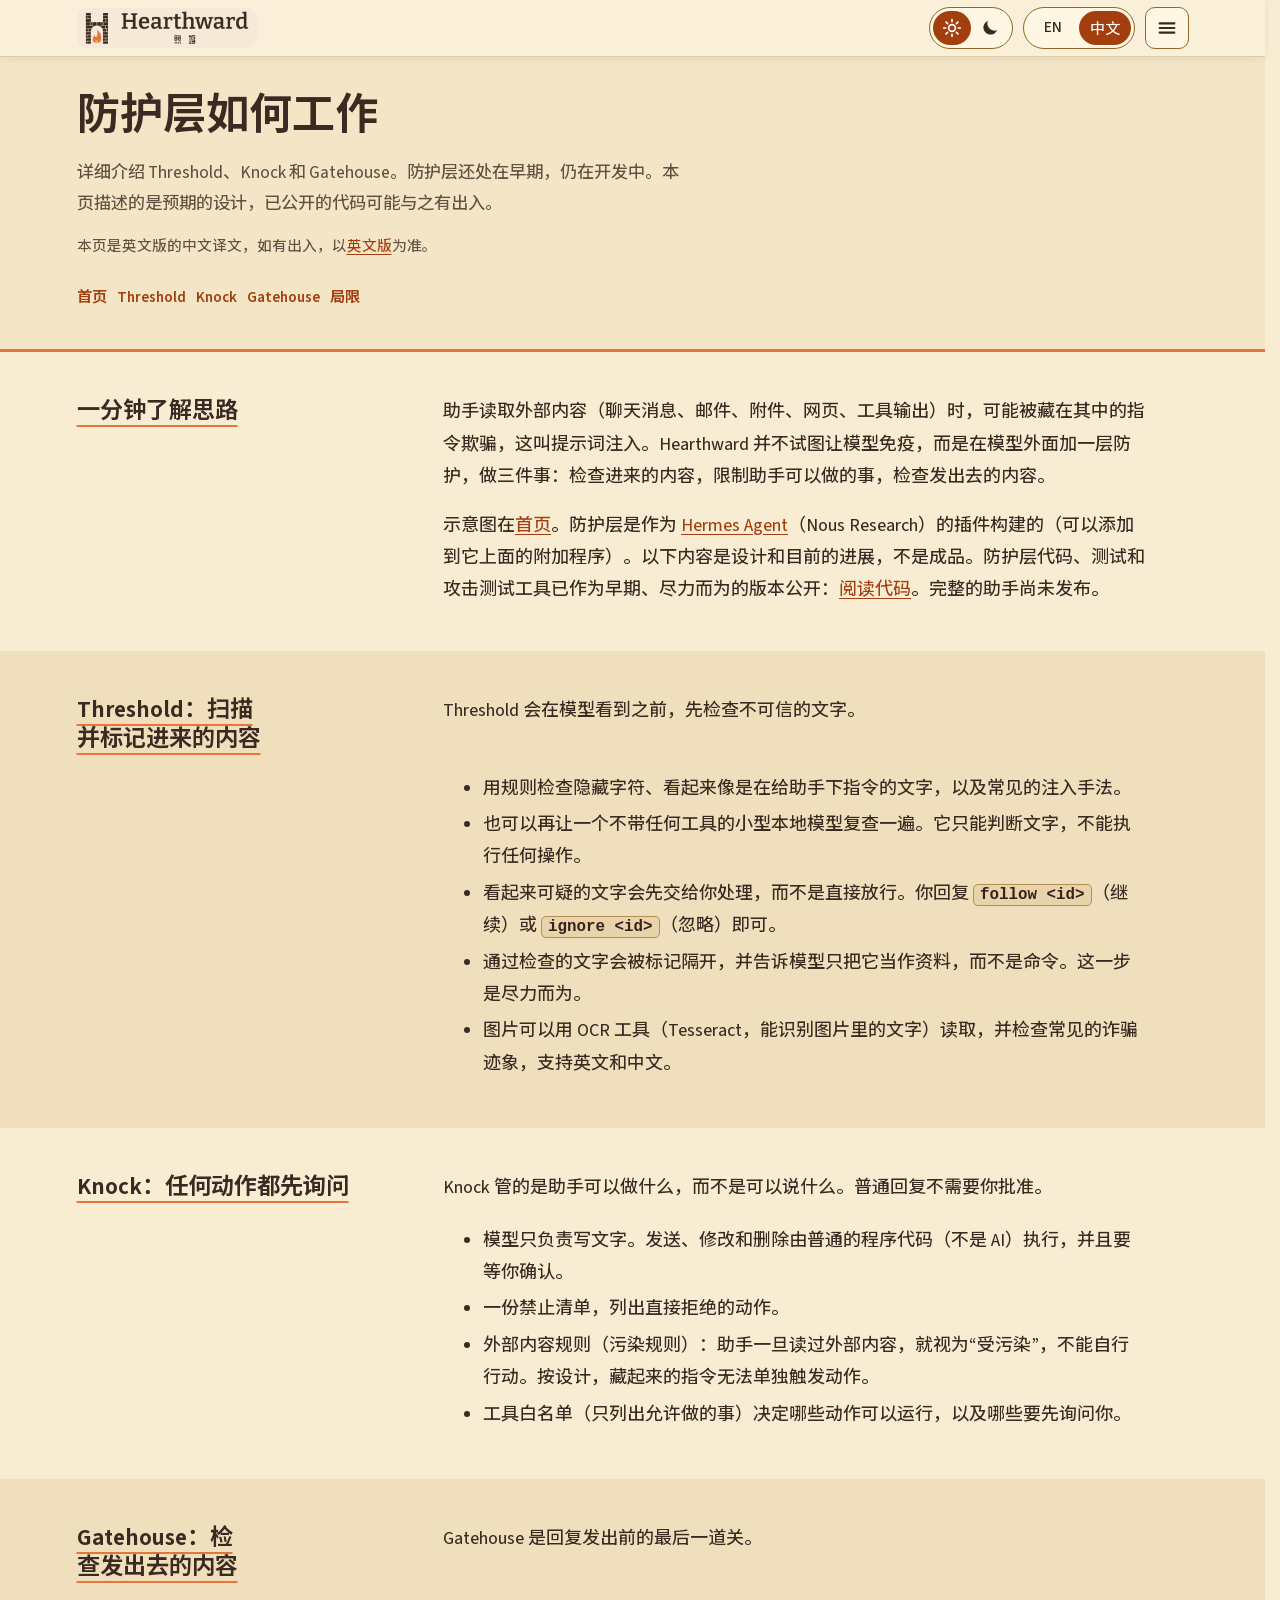
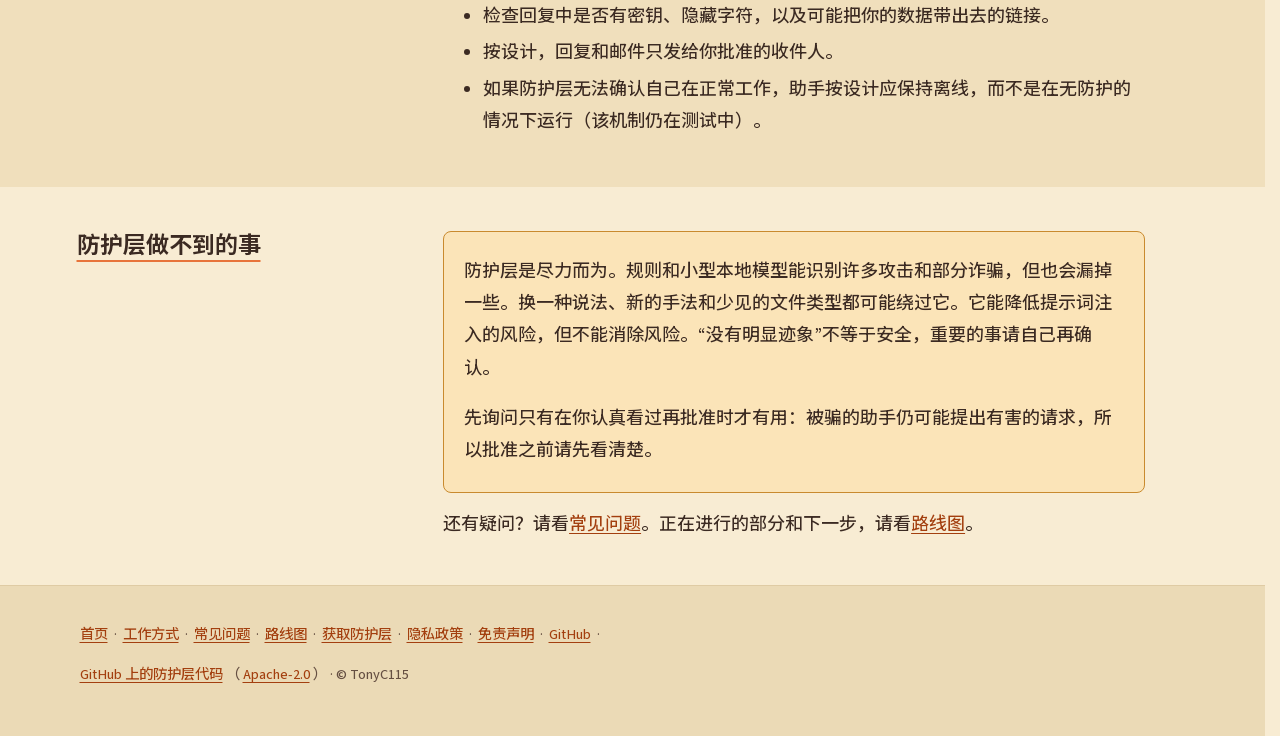
<file: zh/how-it-works.html>
<!DOCTYPE html>
<html lang="zh-Hans">
<head>
<meta charset="utf-8">
<meta name="viewport" content="width=device-width, initial-scale=1">
<title>Hearthward 工作方式：Threshold、Knock 和 Gatehouse</title>
<meta name="description" content="详细介绍 Hearthward 防护层的三个部分：Threshold 扫描外部内容，Knock 在动作前先询问，Gatehouse 检查回复。">
<meta property="og:locale" content="zh_CN">
<meta property="og:locale:alternate" content="en_US">
<meta property="og:type" content="website">
<meta property="og:title" content="Hearthward 工作方式：Threshold、Knock 和 Gatehouse">
<meta property="og:description" content="详细介绍 Hearthward 防护层的三个部分：Threshold 扫描外部内容，Knock 在动作前先询问，Gatehouse 检查回复。">
<meta property="og:url" content="https://hearthward.ai/zh/how-it-works.html">
<meta property="og:image" content="https://hearthward.ai/brand/og-image.png">
<meta property="og:image:width" content="1200">
<meta property="og:image:height" content="630">
<meta property="og:image:alt" content="Hearthward 煦坞 标志">
<meta name="twitter:image" content="https://hearthward.ai/brand/og-image.png">
<meta name="twitter:card" content="summary_large_image">
<meta name="theme-color" content="#F8ECD3">
<script>(function(){var d=document.documentElement;d.classList.add('js');try{if(localStorage.getItem('hw-theme')==='dark'){d.setAttribute('data-theme','dark');var m=document.querySelector('meta[name=theme-color]');if(m)m.content='#17191C'}}catch(e){}})();</script>
<link rel="canonical" href="https://hearthward.ai/zh/how-it-works.html">
<link rel="alternate" hreflang="en" href="https://hearthward.ai/how-it-works.html">
<link rel="alternate" hreflang="zh-Hans" href="https://hearthward.ai/zh/how-it-works.html">
<link rel="alternate" hreflang="x-default" href="https://hearthward.ai/how-it-works.html">
<link rel="icon" type="image/svg+xml" href="../favicon.svg">
<link rel="icon" type="image/png" sizes="32x32" href="../favicon-32.png">
<link rel="apple-touch-icon" href="../apple-touch-icon.png">
<link rel="preload" href="../fonts/hw-sans-body-vf.woff2" as="font" type="font/woff2" crossorigin>
<link rel="preload" href="../fonts/hw-han-body-450.woff2" as="font" type="font/woff2" crossorigin>
<link rel="preload" href="../fonts/hw-han-bold-650.woff2" as="font" type="font/woff2" crossorigin>
<link rel="stylesheet" href="../style.css">
</head>
<body>
<a class="skip" href="#main">跳到正文</a>
<div class="topbar">
<div class="bar-in">
  <a class="brand" href="index.html" aria-label="Hearthward 煦坞，返回首页"><img class="logo logo-light" src="../brand/hearthward-lockup-bilingual-light-2x.png" alt="" width="144" height="32"><img class="logo logo-dark" src="../brand/hearthward-lockup-bilingual-dark-2x.png" alt="" width="144" height="32"></a>
  <div class="tools">
  <button type="button" class="themesw" aria-pressed="false" aria-label="深色模式"><svg class="sun" viewBox="0 0 24 24" width="20" height="20" aria-hidden="true" focusable="false" fill="none" stroke="currentColor" stroke-width="2" stroke-linecap="round"><circle cx="12" cy="12" r="4"/><path d="M12 2v2.5M12 19.5V22M2 12h2.5M19.5 12H22M4.9 4.9l1.8 1.8M17.3 17.3l1.8 1.8M4.9 19.1l1.8-1.8M17.3 6.7l1.8-1.8"/></svg><svg class="moon" viewBox="0 0 24 24" width="20" height="20" aria-hidden="true" focusable="false" fill="currentColor"><path d="M20.5 14.5A8.5 8.5 0 0 1 9.5 3.5a8.5 8.5 0 1 0 11 11z"/></svg></button>
  <div class="langsw on-zh" role="group" aria-label="语言"><a href="../how-it-works.html" hreflang="en" lang="en" aria-label="EN (English)">EN</a><span aria-current="page" lang="zh-Hans">中文<span class="sr">（当前语言：中文）</span></span></div>
  <button type="button" class="menubtn" aria-label="菜单" aria-expanded="false" aria-controls="sidenav"><svg viewBox="0 0 24 24" width="22" height="22" aria-hidden="true" focusable="false" fill="none" stroke="currentColor" stroke-width="2.4" stroke-linecap="round"><path d="M4 7h16M4 12h16M4 17h16"/></svg></button>
  </div>
</div>
</div>
<header>
<div class="wrap">
  <h1>防护层如何工作</h1>
  <p class="tagline">详细介绍 Threshold、Knock 和 Gatehouse。防护层还处在早期，仍在开发中。本页描述的是预期的设计，已公开的代码可能与之有出入。</p>
  <p class="tagline note">本页是英文版的中文译文，如有出入，以<a href="../how-it-works.html">英文版</a>为准。</p>
  <nav aria-label="页面栏目">
    <a href="index.html">首页</a>
    <a href="#threshold">Threshold</a>
    <a href="#knock">Knock</a>
    <a href="#gatehouse">Gatehouse</a>
    <a href="#limits">局限</a>
  </nav>
</div>
</header>

<main id="main">
  <section id="overview">
<div class="wrap">
    <h2>一分钟了解思路</h2>
    <p>助手读取外部内容（聊天消息、邮件、附件、网页、工具输出）时，可能被藏在其中的指令欺骗，这叫提示词注入。Hearthward 并不试图让模型免疫，而是在模型外面加一层防护，做三件事：检查进来的内容，限制助手可以做的事，检查发出去的内容。</p>
    <p>示意图在<a href="index.html#how">首页</a>。防护层是作为 <a href="https://github.com/NousResearch/hermes-agent">Hermes Agent</a>（Nous Research）的插件构建的（可以添加到它上面的附加程序）。以下内容是设计和目前的进展，不是成品。防护层代码、测试和攻击测试工具已作为早期、尽力而为的版本公开：<a href="https://github.com/hearthward-ai/hearthward-guard">阅读代码</a>。完整的助手尚未发布。</p>
  </div>
</section>
  <section id="threshold">
<div class="wrap">
    <h2>Threshold：扫描并标记进来的内容</h2>
    <p>Threshold 会在模型看到之前，先检查不可信的文字。</p>
    <ul>
      <li>用规则检查隐藏字符、看起来像是在给助手下指令的文字，以及常见的注入手法。</li>
      <li>也可以再让一个不带任何工具的小型本地模型复查一遍。它只能判断文字，不能执行任何操作。</li>
      <li>看起来可疑的文字会先交给你处理，而不是直接放行。你回复 <code>follow &lt;id&gt;</code>（继续）或 <code>ignore &lt;id&gt;</code>（忽略）即可。</li>
      <li>通过检查的文字会被标记隔开，并告诉模型只把它当作资料，而不是命令。这一步是尽力而为。</li>
      <li>图片可以用 OCR 工具（Tesseract，能识别图片里的文字）读取，并检查常见的诈骗迹象，支持英文和中文。</li>
    </ul>
  </div>
</section>
  <section id="knock">
<div class="wrap">
    <h2>Knock：任何动作都先询问</h2>
    <p>Knock 管的是助手可以做什么，而不是可以说什么。普通回复不需要你批准。</p>
    <ul>
      <li>模型只负责写文字。发送、修改和删除由普通的程序代码（不是 AI）执行，并且要等你确认。</li>
      <li>一份禁止清单，列出直接拒绝的动作。</li>
      <li>外部内容规则（污染规则）：助手一旦读过外部内容，就视为“受污染”，不能自行行动。按设计，藏起来的指令无法单独触发动作。</li>
      <li>工具白名单（只列出允许做的事）决定哪些动作可以运行，以及哪些要先询问你。</li>
    </ul>
  </div>
</section>
  <section id="gatehouse">
<div class="wrap">
    <h2>Gatehouse：检查发出去的内容</h2>
    <p>Gatehouse 是回复发出前的最后一道关。</p>
    <ul>
      <li>检查回复中是否有密钥、隐藏字符，以及可能把你的数据带出去的链接。</li>
      <li>按设计，回复和邮件只发给你批准的收件人。</li>
      <li>如果防护层无法确认自己在正常工作，助手按设计应保持离线，而不是在无防护的情况下运行（该机制仍在测试中）。</li>
    </ul>
  </div>
</section>
  <section id="limits">
<div class="wrap">
    <h2>防护层做不到的事</h2>
    <div class="disclaimer">
    <p>防护层是尽力而为。规则和小型本地模型能识别许多攻击和部分诈骗，但也会漏掉一些。换一种说法、新的手法和少见的文件类型都可能绕过它。它能降低提示词注入的风险，但不能消除风险。“没有明显迹象”不等于安全，重要的事请自己再确认。</p>
    <p>先询问只有在你认真看过再批准时才有用：被骗的助手仍可能提出有害的请求，所以批准之前请先看清楚。</p>
    </div>
    <p>还有疑问？请看<a href="faq.html">常见问题</a>。正在进行的部分和下一步，请看<a href="roadmap.html">路线图</a>。</p>
  </div>
</section>
</main>

<footer>
<div class="wrap">
  <p><a href="index.html">首页</a> · <a href="how-it-works.html">工作方式</a> · <a href="faq.html">常见问题</a> · <a href="roadmap.html">路线图</a> · <a href="get-the-guard.html">获取防护层</a> · <a href="privacy.html">隐私政策</a> · <a href="disclaimer.html">免责声明</a> · <a href="https://github.com/hearthward-ai">GitHub</a> · <a href="https://github.com/hearthward-ai/hearthward-guard">GitHub 上的防护层代码</a>（<a href="https://github.com/hearthward-ai/hearthward-guard/blob/main/LICENSE">Apache-2.0</a>） · &copy; TonyC115</p>
</div>
</footer>
<div class="backdrop" aria-hidden="true"></div>
<div class="drawer" id="sidenav" role="dialog" aria-modal="true" aria-labelledby="sn-t" tabindex="-1">
  <div class="drawer-head"><span class="drawer-title" id="sn-t">页面</span><button type="button" class="closebtn" aria-label="关闭菜单"><svg viewBox="0 0 24 24" width="22" height="22" aria-hidden="true" focusable="false" fill="none" stroke="currentColor" stroke-width="2.4" stroke-linecap="round"><path d="M6 6l12 12M18 6L6 18"/></svg></button></div>
  <nav aria-label="全部页面"><ul>
    <li><a href="index.html">首页</a></li>
    <li><a href="how-it-works.html" aria-current="page">工作方式</a></li>
    <li><a href="faq.html">常见问题</a></li>
    <li><a href="roadmap.html">路线图</a></li>
    <li><a href="get-the-guard.html">获取防护层</a></li>
    <li><a href="privacy.html">隐私政策</a></li>
    <li><a href="disclaimer.html">免责声明</a></li>
    <li class="ext"><a href="https://github.com/hearthward-ai">GitHub</a></li>
    <li class="ext"><a href="https://github.com/hearthward-ai/hearthward-guard">防护层代码</a></li>
  </ul></nav>
</div>
<script>(function(){var s=document.querySelector('.langsw');if(!s)return;var a=s.querySelector('a');a.addEventListener('click',function(e){if(e.defaultPrevented||e.button||e.metaKey||e.ctrlKey||e.shiftKey||e.altKey)return;e.preventDefault();s.classList.add('go');var d=matchMedia('(prefers-reduced-motion: reduce)').matches?0:200;setTimeout(function(){location.href=a.href},d)});addEventListener('pageshow',function(){s.classList.remove('go')})})();</script>
<script>(function(){var b=document.querySelector('.themesw');if(!b)return;var d=document.documentElement,m=document.querySelector('meta[name=theme-color]');function sync(){var k=d.getAttribute('data-theme')==='dark';b.setAttribute('aria-pressed',k?'true':'false');if(m)m.content=k?'#17191C':'#F8ECD3'}sync();b.addEventListener('click',function(){var k=d.getAttribute('data-theme')!=='dark';if(k)d.setAttribute('data-theme','dark');else d.removeAttribute('data-theme');try{localStorage.setItem('hw-theme',k?'dark':'light')}catch(e){}sync()})})();</script>
<script src="../menu.js"></script>
</body>
</html>
</file>
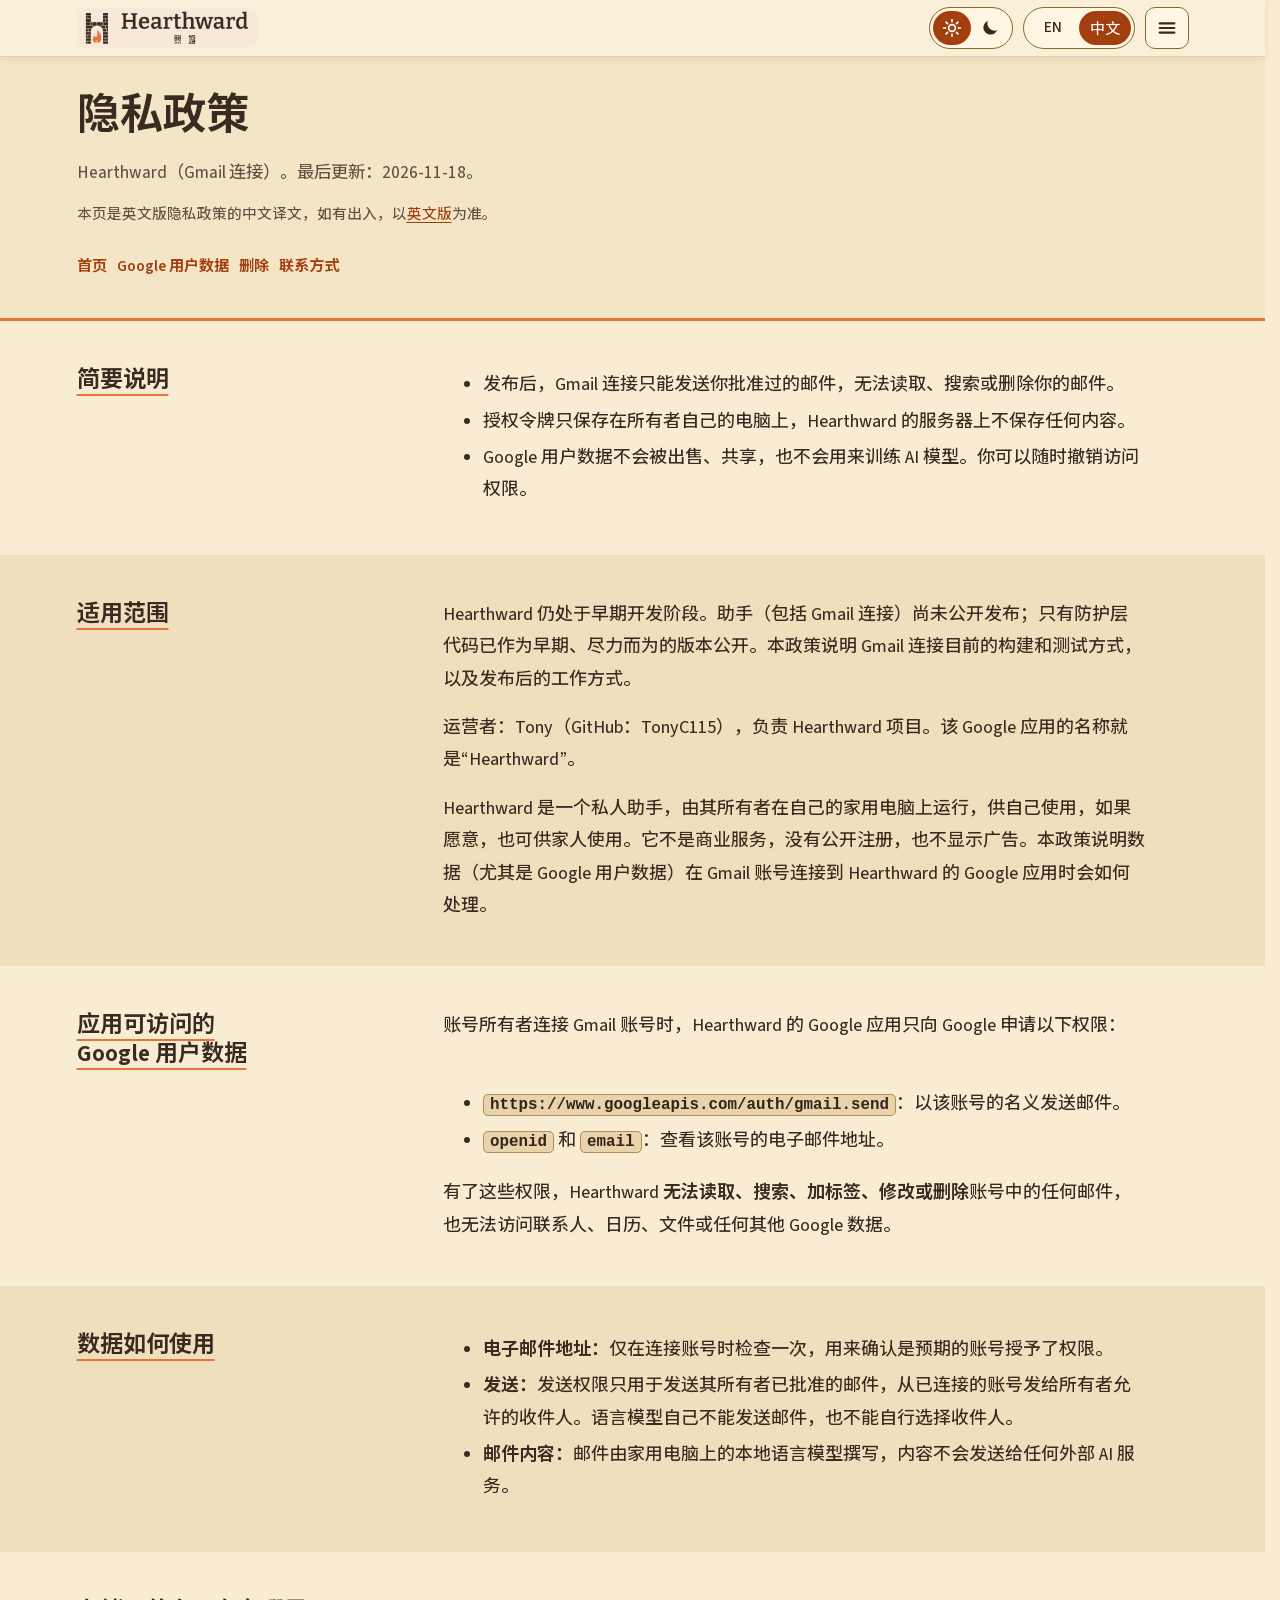
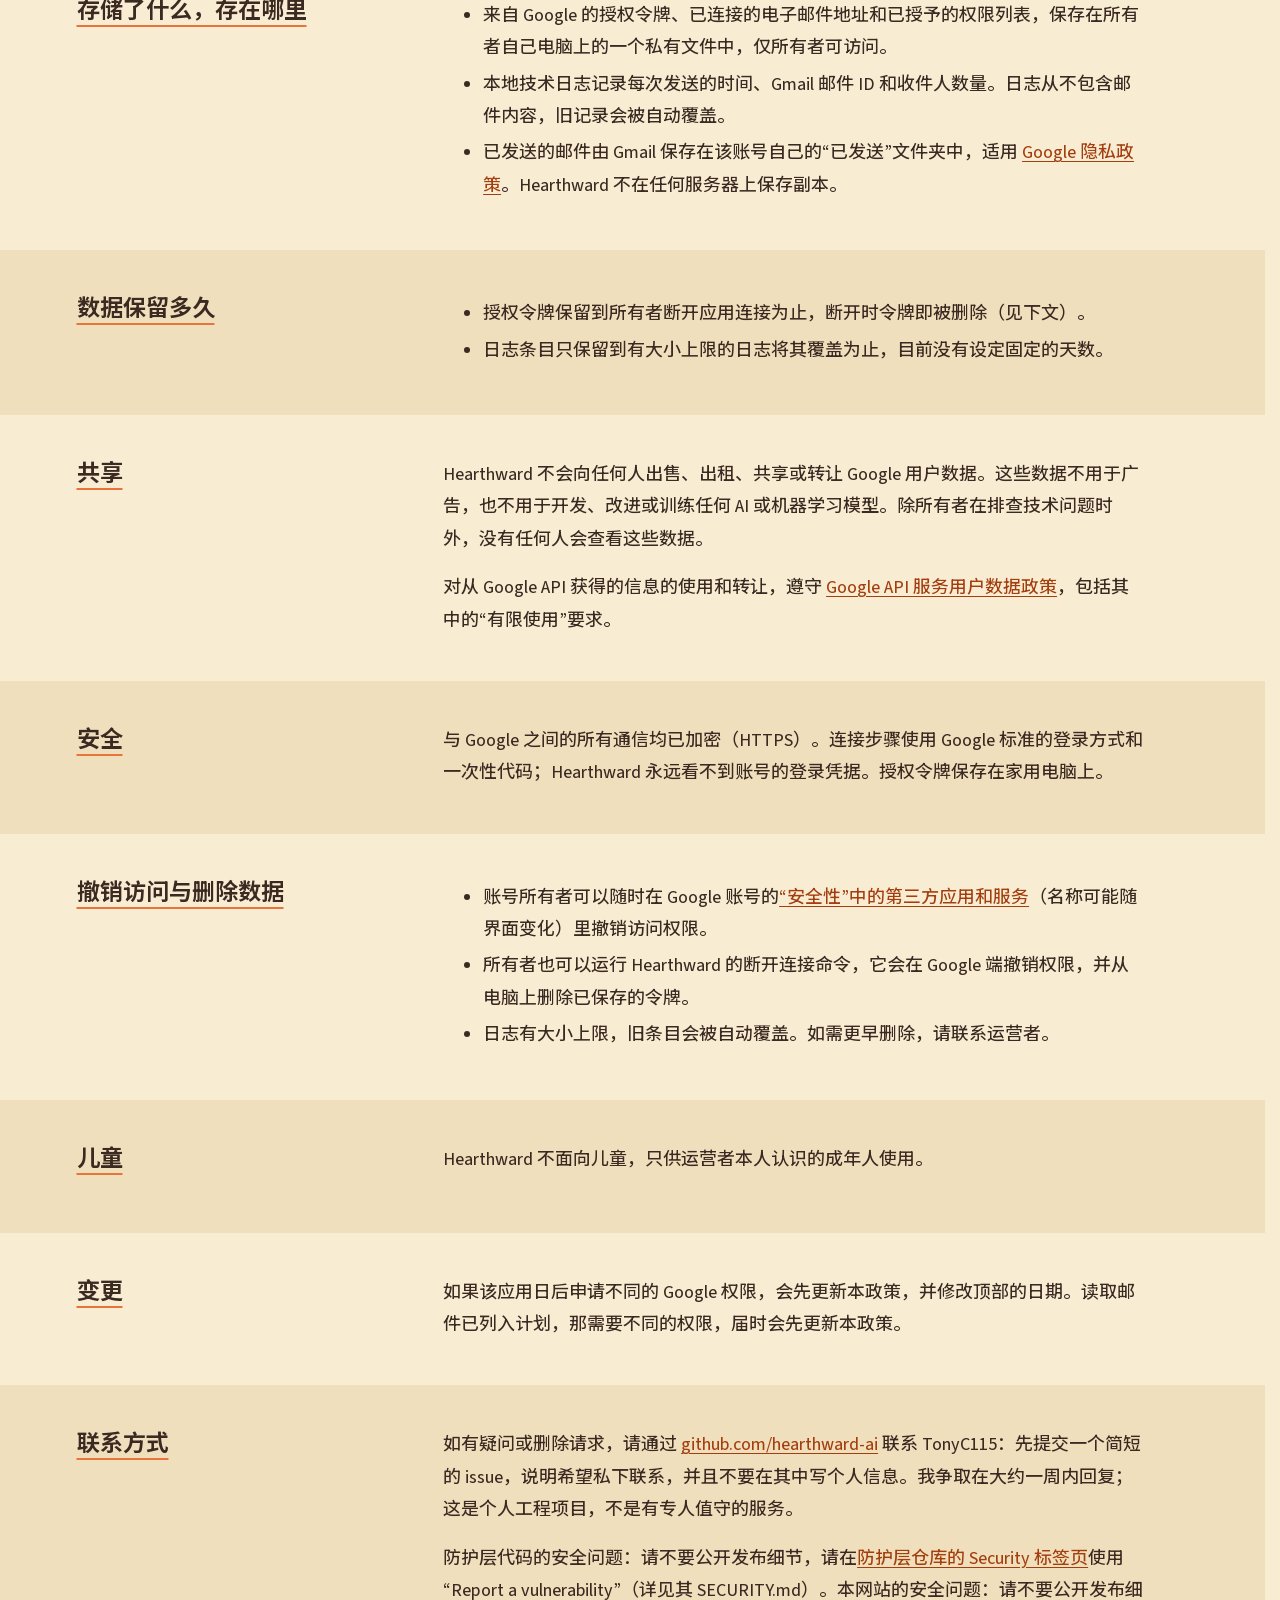
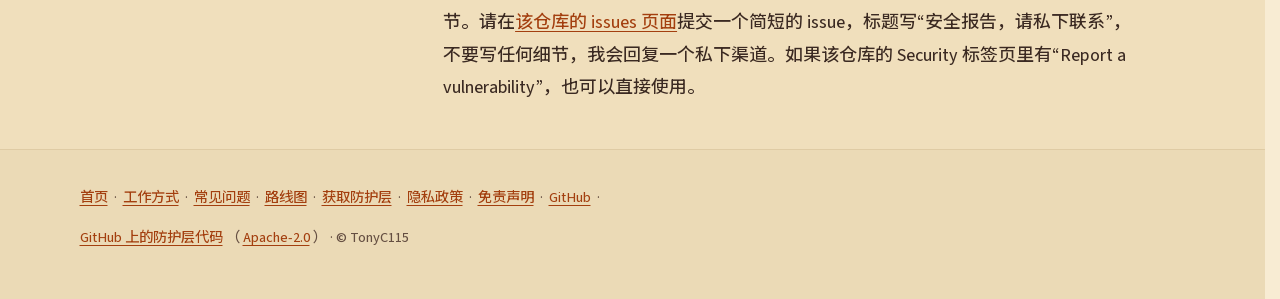
<file: zh/privacy.html>
<!DOCTYPE html>
<html lang="zh-Hans">
<head>
<meta charset="utf-8">
<meta name="viewport" content="width=device-width, initial-scale=1">
<title>隐私政策：Hearthward（Gmail 连接）</title>
<meta name="description" content="Hearthward Gmail 连接（Google 用户数据）的隐私政策。">
<meta property="og:locale" content="zh_CN">
<meta property="og:locale:alternate" content="en_US">
<meta property="og:type" content="website">
<meta property="og:title" content="隐私政策：Hearthward（Gmail 连接）">
<meta property="og:description" content="Hearthward Gmail 连接（Google 用户数据）的隐私政策。">
<meta property="og:url" content="https://hearthward.ai/zh/privacy.html">
<meta property="og:image" content="https://hearthward.ai/brand/og-image.png">
<meta property="og:image:width" content="1200">
<meta property="og:image:height" content="630">
<meta property="og:image:alt" content="Hearthward 煦坞 标志">
<meta name="twitter:image" content="https://hearthward.ai/brand/og-image.png">
<meta name="twitter:card" content="summary_large_image">
<meta name="theme-color" content="#F8ECD3">
<script>(function(){var d=document.documentElement;d.classList.add('js');try{if(localStorage.getItem('hw-theme')==='dark'){d.setAttribute('data-theme','dark');var m=document.querySelector('meta[name=theme-color]');if(m)m.content='#17191C'}}catch(e){}})();</script>
<link rel="canonical" href="https://hearthward.ai/zh/privacy.html">
<link rel="alternate" hreflang="en" href="https://hearthward.ai/privacy.html">
<link rel="alternate" hreflang="zh-Hans" href="https://hearthward.ai/zh/privacy.html">
<link rel="alternate" hreflang="x-default" href="https://hearthward.ai/privacy.html">
<link rel="icon" type="image/svg+xml" href="../favicon.svg">
<link rel="icon" type="image/png" sizes="32x32" href="../favicon-32.png">
<link rel="apple-touch-icon" href="../apple-touch-icon.png">
<link rel="preload" href="../fonts/hw-sans-body-vf.woff2" as="font" type="font/woff2" crossorigin>
<link rel="preload" href="../fonts/hw-han-body-450.woff2" as="font" type="font/woff2" crossorigin>
<link rel="preload" href="../fonts/hw-han-bold-650.woff2" as="font" type="font/woff2" crossorigin>
<link rel="stylesheet" href="../style.css">
</head>
<body>
<a class="skip" href="#main">跳到正文</a>
<div class="topbar">
<div class="bar-in">
  <a class="brand" href="index.html" aria-label="Hearthward 煦坞，返回首页"><img class="logo logo-light" src="../brand/hearthward-lockup-bilingual-light-2x.png" alt="" width="144" height="32"><img class="logo logo-dark" src="../brand/hearthward-lockup-bilingual-dark-2x.png" alt="" width="144" height="32"></a>
  <div class="tools">
  <button type="button" class="themesw" aria-pressed="false" aria-label="深色模式"><svg class="sun" viewBox="0 0 24 24" width="20" height="20" aria-hidden="true" focusable="false" fill="none" stroke="currentColor" stroke-width="2" stroke-linecap="round"><circle cx="12" cy="12" r="4"/><path d="M12 2v2.5M12 19.5V22M2 12h2.5M19.5 12H22M4.9 4.9l1.8 1.8M17.3 17.3l1.8 1.8M4.9 19.1l1.8-1.8M17.3 6.7l1.8-1.8"/></svg><svg class="moon" viewBox="0 0 24 24" width="20" height="20" aria-hidden="true" focusable="false" fill="currentColor"><path d="M20.5 14.5A8.5 8.5 0 0 1 9.5 3.5a8.5 8.5 0 1 0 11 11z"/></svg></button>
  <div class="langsw on-zh" role="group" aria-label="语言"><a href="../privacy.html" hreflang="en" lang="en" aria-label="EN (English)">EN</a><span aria-current="page" lang="zh-Hans">中文<span class="sr">（当前语言：中文）</span></span></div>
  <button type="button" class="menubtn" aria-label="菜单" aria-expanded="false" aria-controls="sidenav"><svg viewBox="0 0 24 24" width="22" height="22" aria-hidden="true" focusable="false" fill="none" stroke="currentColor" stroke-width="2.4" stroke-linecap="round"><path d="M4 7h16M4 12h16M4 17h16"/></svg></button>
  </div>
</div>
</div>
<header>
<div class="wrap">
  <h1>隐私政策</h1>
  <p class="tagline">Hearthward（Gmail 连接）。最后更新：2026-11-18。</p>
  <p class="tagline note">本页是英文版隐私政策的中文译文，如有出入，以<a href="../privacy.html">英文版</a>为准。</p>
  <nav aria-label="页面栏目">
    <a href="index.html">首页</a>
    <a href="#google">Google 用户数据</a>
    <a href="#delete">删除</a>
    <a href="#contact">联系方式</a>
  </nav>
</div>
</header>

<main id="main">
  <section>
<div class="wrap">
    <h2>简要说明</h2>
    <ul>
      <li>发布后，Gmail 连接只能发送你批准过的邮件，无法读取、搜索或删除你的邮件。</li>
      <li>授权令牌只保存在所有者自己的电脑上，Hearthward 的服务器上不保存任何内容。</li>
      <li>Google 用户数据不会被出售、共享，也不会用来训练 AI 模型。你可以随时撤销访问权限。</li>
    </ul>
  </div>
</section>

  <section>
<div class="wrap">
    <h2>适用范围</h2>
    <p>Hearthward 仍处于早期开发阶段。助手（包括 Gmail 连接）尚未公开发布；只有防护层代码已作为早期、尽力而为的版本公开。本政策说明 Gmail 连接目前的构建和测试方式，以及发布后的工作方式。</p>
    <p>运营者：Tony（GitHub：TonyC115），负责 Hearthward 项目。该 Google 应用的名称就是“Hearthward”。</p>
    <p>Hearthward 是一个私人助手，由其所有者在自己的家用电脑上运行，供自己使用，如果愿意，也可供家人使用。它不是商业服务，没有公开注册，也不显示广告。本政策说明数据（尤其是 Google 用户数据）在 Gmail 账号连接到 Hearthward 的 Google 应用时会如何处理。</p>
  </div>
</section>

  <section id="google">
<div class="wrap">
    <h2>应用可访问的 Google 用户数据</h2>
    <p>账号所有者连接 Gmail 账号时，Hearthward 的 Google 应用只向 Google 申请以下权限：</p>
    <ul>
      <li><code>https://www.googleapis.com/auth/gmail.send</code>：以该账号的名义发送邮件。</li>
      <li><code>openid</code> 和 <code>email</code>：查看该账号的电子邮件地址。</li>
    </ul>
    <p>有了这些权限，Hearthward <strong>无法读取、搜索、加标签、修改或删除</strong>账号中的任何邮件，也无法访问联系人、日历、文件或任何其他 Google 数据。</p>
  </div>
</section>

  <section>
<div class="wrap">
    <h2>数据如何使用</h2>
    <ul>
      <li><strong>电子邮件地址：</strong>仅在连接账号时检查一次，用来确认是预期的账号授予了权限。</li>
      <li><strong>发送：</strong>发送权限只用于发送其所有者已批准的邮件，从已连接的账号发给所有者允许的收件人。语言模型自己不能发送邮件，也不能自行选择收件人。</li>
      <li><strong>邮件内容：</strong>邮件由家用电脑上的本地语言模型撰写，内容不会发送给任何外部 AI 服务。</li>
    </ul>
  </div>
</section>

  <section>
<div class="wrap">
    <h2>存储了什么，存在哪里</h2>
    <ul>
      <li>来自 Google 的授权令牌、已连接的电子邮件地址和已授予的权限列表，保存在所有者自己电脑上的一个私有文件中，仅所有者可访问。</li>
      <li>本地技术日志记录每次发送的时间、Gmail 邮件 ID 和收件人数量。日志从不包含邮件内容，旧记录会被自动覆盖。</li>
      <li>已发送的邮件由 Gmail 保存在该账号自己的“已发送”文件夹中，适用 <a href="https://policies.google.com/privacy">Google 隐私政策</a>。Hearthward 不在任何服务器上保存副本。</li>
    </ul>
  </div>
</section>

  <section>
<div class="wrap">
    <h2>数据保留多久</h2>
    <ul>
      <li>授权令牌保留到所有者断开应用连接为止，断开时令牌即被删除（见下文）。</li>
      <li>日志条目只保留到有大小上限的日志将其覆盖为止，目前没有设定固定的天数。</li>
    </ul>
  </div>
</section>

  <section>
<div class="wrap">
    <h2>共享</h2>
    <p>Hearthward 不会向任何人出售、出租、共享或转让 Google 用户数据。这些数据不用于广告，也不用于开发、改进或训练任何 AI 或机器学习模型。除所有者在排查技术问题时外，没有任何人会查看这些数据。</p>
    <p>对从 Google API 获得的信息的使用和转让，遵守 <a href="https://developers.google.com/terms/api-services-user-data-policy">Google API 服务用户数据政策</a>，包括其中的“有限使用”要求。</p>
  </div>
</section>

  <section>
<div class="wrap">
    <h2>安全</h2>
    <p>与 Google 之间的所有通信均已加密（HTTPS）。连接步骤使用 Google 标准的登录方式和一次性代码；Hearthward 永远看不到账号的登录凭据。授权令牌保存在家用电脑上。</p>
  </div>
</section>

  <section id="delete">
<div class="wrap">
    <h2>撤销访问与删除数据</h2>
    <ul>
      <li>账号所有者可以随时在 Google 账号的<a href="https://myaccount.google.com/connections">“安全性”中的第三方应用和服务</a>（名称可能随界面变化）里撤销访问权限。</li>
      <li>所有者也可以运行 Hearthward 的断开连接命令，它会在 Google 端撤销权限，并从电脑上删除已保存的令牌。</li>
      <li>日志有大小上限，旧条目会被自动覆盖。如需更早删除，请联系运营者。</li>
    </ul>
  </div>
</section>

  <section>
<div class="wrap">
    <h2>儿童</h2>
    <p>Hearthward 不面向儿童，只供运营者本人认识的成年人使用。</p>
  </div>
</section>

  <section>
<div class="wrap">
    <h2>变更</h2>
    <p>如果该应用日后申请不同的 Google 权限，会先更新本政策，并修改顶部的日期。读取邮件已列入计划，那需要不同的权限，届时会先更新本政策。</p>
  </div>
</section>

  <section id="contact">
<div class="wrap">
    <h2>联系方式</h2>
    <p>如有疑问或删除请求，请通过 <a href="https://github.com/hearthward-ai">github.com/hearthward-ai</a> 联系 TonyC115：先提交一个简短的 issue，说明希望私下联系，并且不要在其中写个人信息。我争取在大约一周内回复；这是个人工程项目，不是有专人值守的服务。</p>
    <p>防护层代码的安全问题：请不要公开发布细节，请在<a href="https://github.com/hearthward-ai/hearthward-guard/security">防护层仓库的 Security 标签页</a>使用“Report a vulnerability”（详见其 SECURITY.md）。本网站的安全问题：请不要公开发布细节。请在<a href="https://github.com/hearthward-ai/hearthward-ai.github.io/issues">该仓库的 issues 页面</a>提交一个简短的 issue，标题写“安全报告，请私下联系”，不要写任何细节，我会回复一个私下渠道。如果该仓库的 Security 标签页里有“Report a vulnerability”，也可以直接使用。</p>
  </div>
</section>
</main>

<footer>
<div class="wrap">
  <p><a href="index.html">首页</a> · <a href="how-it-works.html">工作方式</a> · <a href="faq.html">常见问题</a> · <a href="roadmap.html">路线图</a> · <a href="get-the-guard.html">获取防护层</a> · <a href="privacy.html">隐私政策</a> · <a href="disclaimer.html">免责声明</a> · <a href="https://github.com/hearthward-ai">GitHub</a> · <a href="https://github.com/hearthward-ai/hearthward-guard">GitHub 上的防护层代码</a>（<a href="https://github.com/hearthward-ai/hearthward-guard/blob/main/LICENSE">Apache-2.0</a>） · &copy; TonyC115</p>
</div>
</footer>
<div class="backdrop" aria-hidden="true"></div>
<div class="drawer" id="sidenav" role="dialog" aria-modal="true" aria-labelledby="sn-t" tabindex="-1">
  <div class="drawer-head"><span class="drawer-title" id="sn-t">页面</span><button type="button" class="closebtn" aria-label="关闭菜单"><svg viewBox="0 0 24 24" width="22" height="22" aria-hidden="true" focusable="false" fill="none" stroke="currentColor" stroke-width="2.4" stroke-linecap="round"><path d="M6 6l12 12M18 6L6 18"/></svg></button></div>
  <nav aria-label="全部页面"><ul>
    <li><a href="index.html">首页</a></li>
    <li><a href="how-it-works.html">工作方式</a></li>
    <li><a href="faq.html">常见问题</a></li>
    <li><a href="roadmap.html">路线图</a></li>
    <li><a href="get-the-guard.html">获取防护层</a></li>
    <li><a href="privacy.html" aria-current="page">隐私政策</a></li>
    <li><a href="disclaimer.html">免责声明</a></li>
    <li class="ext"><a href="https://github.com/hearthward-ai">GitHub</a></li>
    <li class="ext"><a href="https://github.com/hearthward-ai/hearthward-guard">防护层代码</a></li>
  </ul></nav>
</div>
<script>(function(){var s=document.querySelector('.langsw');if(!s)return;var a=s.querySelector('a');a.addEventListener('click',function(e){if(e.defaultPrevented||e.button||e.metaKey||e.ctrlKey||e.shiftKey||e.altKey)return;e.preventDefault();s.classList.add('go');var d=matchMedia('(prefers-reduced-motion: reduce)').matches?0:200;setTimeout(function(){location.href=a.href},d)});addEventListener('pageshow',function(){s.classList.remove('go')})})();</script>
<script>(function(){var b=document.querySelector('.themesw');if(!b)return;var d=document.documentElement,m=document.querySelector('meta[name=theme-color]');function sync(){var k=d.getAttribute('data-theme')==='dark';b.setAttribute('aria-pressed',k?'true':'false');if(m)m.content=k?'#17191C':'#F8ECD3'}sync();b.addEventListener('click',function(){var k=d.getAttribute('data-theme')!=='dark';if(k)d.setAttribute('data-theme','dark');else d.removeAttribute('data-theme');try{localStorage.setItem('hw-theme',k?'dark':'light')}catch(e){}sync()})})();</script>
<script src="../menu.js"></script>
</body>
</html>
</file>
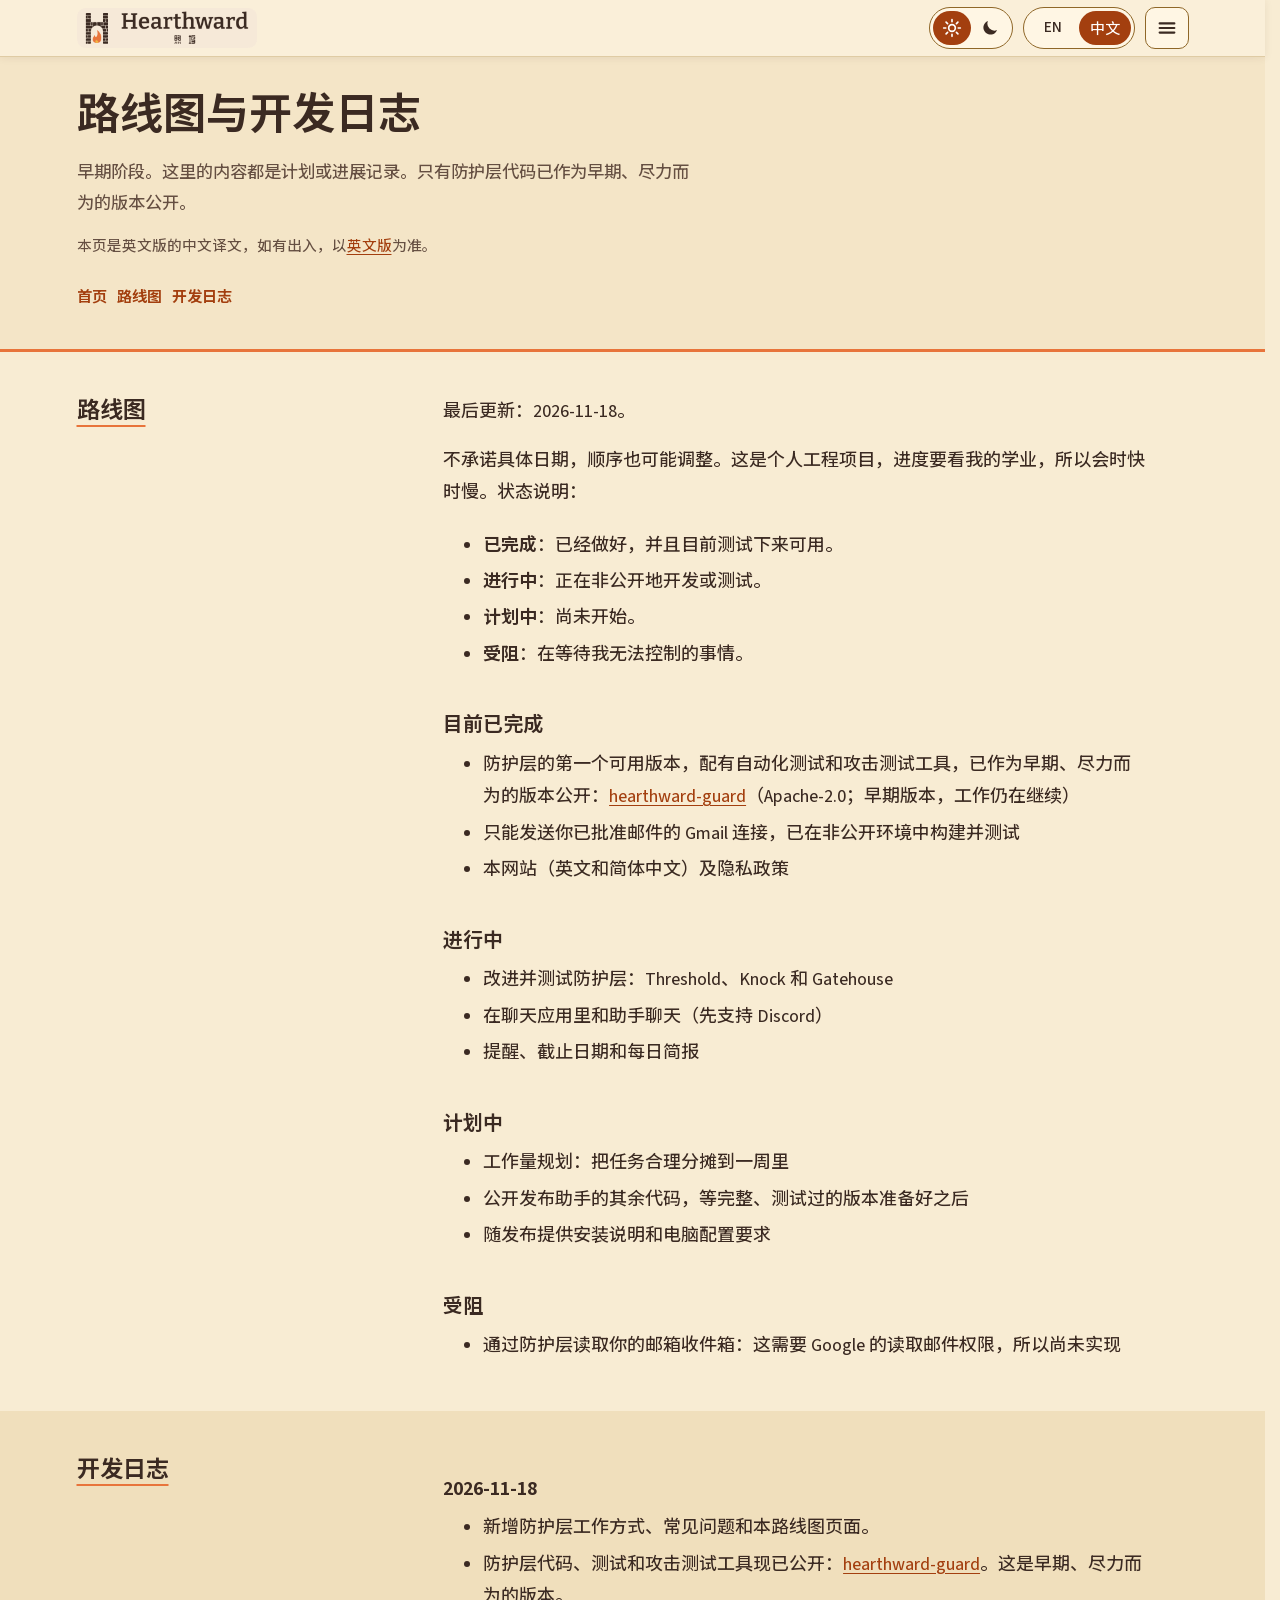
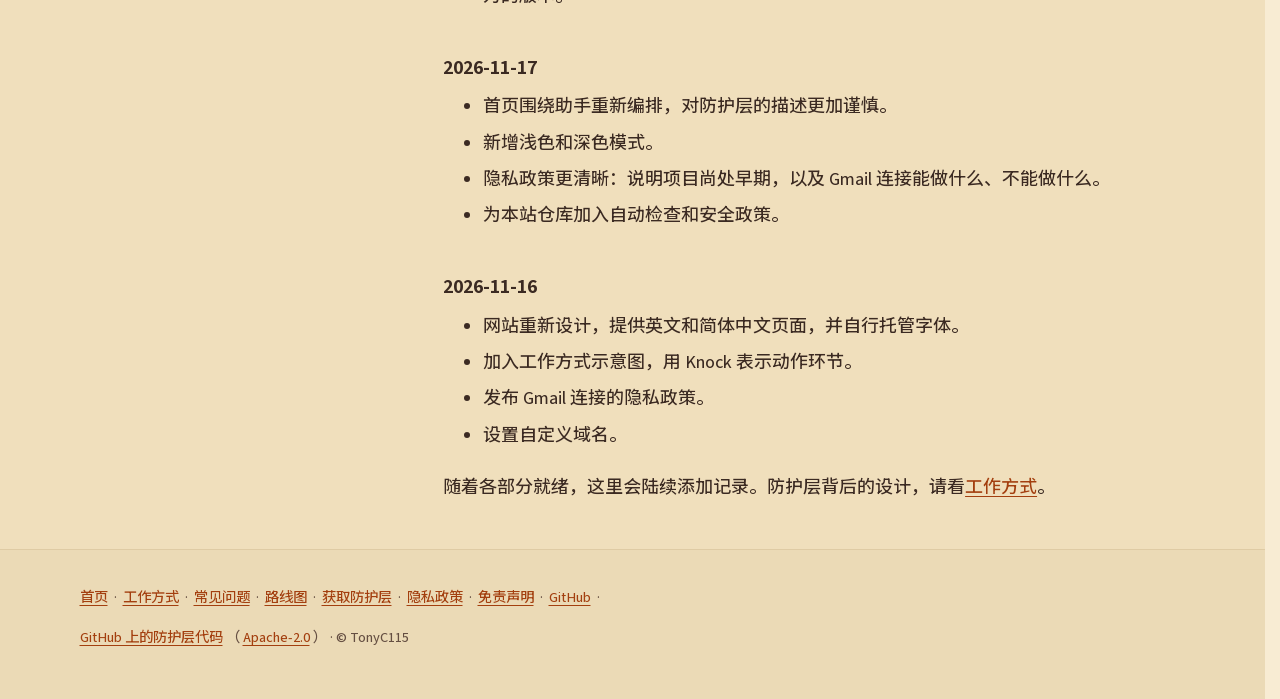
<file: zh/roadmap.html>
<!DOCTYPE html>
<html lang="zh-Hans">
<head>
<meta charset="utf-8">
<meta name="viewport" content="width=device-width, initial-scale=1">
<title>Hearthward 路线图与开发日志</title>
<meta name="description" content="Hearthward 计划做什么、每个部分进展到哪里，以及目前为止的简短开发日志。">
<meta property="og:locale" content="zh_CN">
<meta property="og:locale:alternate" content="en_US">
<meta property="og:type" content="website">
<meta property="og:title" content="Hearthward 路线图与开发日志">
<meta property="og:description" content="Hearthward 计划做什么、每个部分进展到哪里，以及目前为止的简短开发日志。">
<meta property="og:url" content="https://hearthward.ai/zh/roadmap.html">
<meta property="og:image" content="https://hearthward.ai/brand/og-image.png">
<meta property="og:image:width" content="1200">
<meta property="og:image:height" content="630">
<meta property="og:image:alt" content="Hearthward 煦坞 标志">
<meta name="twitter:image" content="https://hearthward.ai/brand/og-image.png">
<meta name="twitter:card" content="summary_large_image">
<meta name="theme-color" content="#F8ECD3">
<script>(function(){var d=document.documentElement;d.classList.add('js');try{if(localStorage.getItem('hw-theme')==='dark'){d.setAttribute('data-theme','dark');var m=document.querySelector('meta[name=theme-color]');if(m)m.content='#17191C'}}catch(e){}})();</script>
<link rel="canonical" href="https://hearthward.ai/zh/roadmap.html">
<link rel="alternate" hreflang="en" href="https://hearthward.ai/roadmap.html">
<link rel="alternate" hreflang="zh-Hans" href="https://hearthward.ai/zh/roadmap.html">
<link rel="alternate" hreflang="x-default" href="https://hearthward.ai/roadmap.html">
<link rel="icon" type="image/svg+xml" href="../favicon.svg">
<link rel="icon" type="image/png" sizes="32x32" href="../favicon-32.png">
<link rel="apple-touch-icon" href="../apple-touch-icon.png">
<link rel="preload" href="../fonts/hw-sans-body-vf.woff2" as="font" type="font/woff2" crossorigin>
<link rel="preload" href="../fonts/hw-han-body-450.woff2" as="font" type="font/woff2" crossorigin>
<link rel="preload" href="../fonts/hw-han-bold-650.woff2" as="font" type="font/woff2" crossorigin>
<link rel="stylesheet" href="../style.css">
</head>
<body>
<a class="skip" href="#main">跳到正文</a>
<div class="topbar">
<div class="bar-in">
  <a class="brand" href="index.html" aria-label="Hearthward 煦坞，返回首页"><img class="logo logo-light" src="../brand/hearthward-lockup-bilingual-light-2x.png" alt="" width="144" height="32"><img class="logo logo-dark" src="../brand/hearthward-lockup-bilingual-dark-2x.png" alt="" width="144" height="32"></a>
  <div class="tools">
  <button type="button" class="themesw" aria-pressed="false" aria-label="深色模式"><svg class="sun" viewBox="0 0 24 24" width="20" height="20" aria-hidden="true" focusable="false" fill="none" stroke="currentColor" stroke-width="2" stroke-linecap="round"><circle cx="12" cy="12" r="4"/><path d="M12 2v2.5M12 19.5V22M2 12h2.5M19.5 12H22M4.9 4.9l1.8 1.8M17.3 17.3l1.8 1.8M4.9 19.1l1.8-1.8M17.3 6.7l1.8-1.8"/></svg><svg class="moon" viewBox="0 0 24 24" width="20" height="20" aria-hidden="true" focusable="false" fill="currentColor"><path d="M20.5 14.5A8.5 8.5 0 0 1 9.5 3.5a8.5 8.5 0 1 0 11 11z"/></svg></button>
  <div class="langsw on-zh" role="group" aria-label="语言"><a href="../roadmap.html" hreflang="en" lang="en" aria-label="EN (English)">EN</a><span aria-current="page" lang="zh-Hans">中文<span class="sr">（当前语言：中文）</span></span></div>
  <button type="button" class="menubtn" aria-label="菜单" aria-expanded="false" aria-controls="sidenav"><svg viewBox="0 0 24 24" width="22" height="22" aria-hidden="true" focusable="false" fill="none" stroke="currentColor" stroke-width="2.4" stroke-linecap="round"><path d="M4 7h16M4 12h16M4 17h16"/></svg></button>
  </div>
</div>
</div>
<header>
<div class="wrap">
  <h1>路线图与开发日志</h1>
  <p class="tagline">早期阶段。这里的内容都是计划或进展记录。只有防护层代码已作为早期、尽力而为的版本公开。</p>
  <p class="tagline note">本页是英文版的中文译文，如有出入，以<a href="../roadmap.html">英文版</a>为准。</p>
  <nav aria-label="页面栏目">
    <a href="index.html">首页</a>
    <a href="#roadmap">路线图</a>
    <a href="#devlog">开发日志</a>
  </nav>
</div>
</header>

<main id="main">
  <section id="roadmap">
<div class="wrap">
    <h2>路线图</h2>
    <p>最后更新：2026-11-18。</p>
    <p>不承诺具体日期，顺序也可能调整。这是个人工程项目，进度要看我的学业，所以会时快时慢。状态说明：</p>
    <ul>
      <li><strong>已完成</strong>：已经做好，并且目前测试下来可用。</li>
      <li><strong>进行中</strong>：正在非公开地开发或测试。</li>
      <li><strong>计划中</strong>：尚未开始。</li>
      <li><strong>受阻</strong>：在等待我无法控制的事情。</li>
    </ul>
    <h3>目前已完成</h3>
    <ul>
      <li>防护层的第一个可用版本，配有自动化测试和攻击测试工具，已作为早期、尽力而为的版本公开：<a href="https://github.com/hearthward-ai/hearthward-guard">hearthward-guard</a>（Apache-2.0；早期版本，工作仍在继续）</li>
      <li>只能发送你已批准邮件的 Gmail 连接，已在非公开环境中构建并测试</li>
      <li>本网站（英文和简体中文）及隐私政策</li>
    </ul>    <h3>进行中</h3>
    <ul>
      <li>改进并测试防护层：Threshold、Knock 和 Gatehouse</li>
      <li>在聊天应用里和助手聊天（先支持 Discord）</li>
      <li>提醒、截止日期和每日简报</li>
    </ul>
    <h3>计划中</h3>
    <ul>
      <li>工作量规划：把任务合理分摊到一周里</li>
      <li>公开发布助手的其余代码，等完整、测试过的版本准备好之后</li>
      <li>随发布提供安装说明和电脑配置要求</li>
    </ul>
    <h3>受阻</h3>
    <ul>
      <li>通过防护层读取你的邮箱收件箱：这需要 Google 的读取邮件权限，所以尚未实现</li>
    </ul>
  </div>
</section>
  <section id="devlog">
<div class="wrap">
    <h2>开发日志</h2>
    <h3>2026-11-18</h3>
    <ul>
      <li>新增防护层工作方式、常见问题和本路线图页面。</li>
      <li>防护层代码、测试和攻击测试工具现已公开：<a href="https://github.com/hearthward-ai/hearthward-guard">hearthward-guard</a>。这是早期、尽力而为的版本。</li>
    </ul>
    <h3>2026-11-17</h3>
    <ul>
      <li>首页围绕助手重新编排，对防护层的描述更加谨慎。</li>
      <li>新增浅色和深色模式。</li>
      <li>隐私政策更清晰：说明项目尚处早期，以及 Gmail 连接能做什么、不能做什么。</li>
      <li>为本站仓库加入自动检查和安全政策。</li>
    </ul>
    <h3>2026-11-16</h3>
    <ul>
      <li>网站重新设计，提供英文和简体中文页面，并自行托管字体。</li>
      <li>加入工作方式示意图，用 Knock 表示动作环节。</li>
      <li>发布 Gmail 连接的隐私政策。</li>
      <li>设置自定义域名。</li>
    </ul>
    <p>随着各部分就绪，这里会陆续添加记录。防护层背后的设计，请看<a href="how-it-works.html">工作方式</a>。</p>
  </div>
</section>
</main>

<footer>
<div class="wrap">
  <p><a href="index.html">首页</a> · <a href="how-it-works.html">工作方式</a> · <a href="faq.html">常见问题</a> · <a href="roadmap.html">路线图</a> · <a href="get-the-guard.html">获取防护层</a> · <a href="privacy.html">隐私政策</a> · <a href="disclaimer.html">免责声明</a> · <a href="https://github.com/hearthward-ai">GitHub</a> · <a href="https://github.com/hearthward-ai/hearthward-guard">GitHub 上的防护层代码</a>（<a href="https://github.com/hearthward-ai/hearthward-guard/blob/main/LICENSE">Apache-2.0</a>） · &copy; TonyC115</p>
</div>
</footer>
<div class="backdrop" aria-hidden="true"></div>
<div class="drawer" id="sidenav" role="dialog" aria-modal="true" aria-labelledby="sn-t" tabindex="-1">
  <div class="drawer-head"><span class="drawer-title" id="sn-t">页面</span><button type="button" class="closebtn" aria-label="关闭菜单"><svg viewBox="0 0 24 24" width="22" height="22" aria-hidden="true" focusable="false" fill="none" stroke="currentColor" stroke-width="2.4" stroke-linecap="round"><path d="M6 6l12 12M18 6L6 18"/></svg></button></div>
  <nav aria-label="全部页面"><ul>
    <li><a href="index.html">首页</a></li>
    <li><a href="how-it-works.html">工作方式</a></li>
    <li><a href="faq.html">常见问题</a></li>
    <li><a href="roadmap.html" aria-current="page">路线图</a></li>
    <li><a href="get-the-guard.html">获取防护层</a></li>
    <li><a href="privacy.html">隐私政策</a></li>
    <li><a href="disclaimer.html">免责声明</a></li>
    <li class="ext"><a href="https://github.com/hearthward-ai">GitHub</a></li>
    <li class="ext"><a href="https://github.com/hearthward-ai/hearthward-guard">防护层代码</a></li>
  </ul></nav>
</div>
<script>(function(){var s=document.querySelector('.langsw');if(!s)return;var a=s.querySelector('a');a.addEventListener('click',function(e){if(e.defaultPrevented||e.button||e.metaKey||e.ctrlKey||e.shiftKey||e.altKey)return;e.preventDefault();s.classList.add('go');var d=matchMedia('(prefers-reduced-motion: reduce)').matches?0:200;setTimeout(function(){location.href=a.href},d)});addEventListener('pageshow',function(){s.classList.remove('go')})})();</script>
<script>(function(){var b=document.querySelector('.themesw');if(!b)return;var d=document.documentElement,m=document.querySelector('meta[name=theme-color]');function sync(){var k=d.getAttribute('data-theme')==='dark';b.setAttribute('aria-pressed',k?'true':'false');if(m)m.content=k?'#17191C':'#F8ECD3'}sync();b.addEventListener('click',function(){var k=d.getAttribute('data-theme')!=='dark';if(k)d.setAttribute('data-theme','dark');else d.removeAttribute('data-theme');try{localStorage.setItem('hw-theme',k?'dark':'light')}catch(e){}sync()})})();</script>
<script src="../menu.js"></script>
</body>
</html>
</file>
<file: style.css>
:root{--bg:#F8ECD3;--band:#F0DFBC;--hero:#F4E5C7;--fg:#3B2A22;--muted:#654F42;--accent:#A33F0F;--accent-fg:#fff;--flame:#E8743B;--card:#FFF6E4;--line:#DFCBA4;--code:#E9D3AA;--code-fg:#33231C;--code-line:#B28F58;--note:#FBE4B8;--noteline:#C98A2E;--foot:#EBDAB6;--tline:#8F6728;--bar:#FAEFD9;--tint:#F6D7AE;--tint-line:#C98A45;--tint-muted:#6A4C3E;
  /* Fonts: the files in fonts/ are subsets of the full fonts. Rebuild them after any text edit on the pages. */
  --font-body:"HW Sans Body",system-ui,-apple-system,"Segoe UI",Roboto,"Helvetica Neue",Arial,sans-serif;
  --font-body-zh:"HW Sans Body","HW Han Body","PingFang SC","Hiragino Sans GB","Microsoft YaHei","Noto Sans CJK SC","Noto Sans SC",sans-serif;
  --head:Bitter,Georgia,serif;--mono:ui-monospace,Consolas,Menlo,monospace;--body:var(--font-body)}
html{color-scheme:light;scroll-padding-top:76px}
/* dark mode: only when the visitor picks it (toggle in the header); default is light */
html[data-theme=dark]{color-scheme:dark;--bg:#17191C;--band:#1E2124;--hero:#1E1D1E;--fg:#EEF0F2;--muted:#B8BEC4;--accent:#F2B544;--accent-fg:#17191C;--card:#262A2E;--line:#3C4247;--code:#363D44;--code-fg:#F6F7F8;--code-line:#6A747D;--note:#2C2E32;--noteline:#C98F3B;--foot:#121416;--tline:#8A949C;--bar:#1B1E21;--tint:#3A2620;--tint-line:#8A5240;--tint-muted:#DFC9BC}
@font-face{font-family:"HW Sans Body";font-weight:200 900;font-style:normal;font-display:swap;src:url(fonts/hw-sans-body-vf.woff2) format("woff2")}
@font-face{font-family:Bitter;font-weight:600;font-style:normal;font-display:swap;src:url(fonts/bitter-600-latin.woff2) format("woff2")}
@font-face{font-family:"HW Han Body";font-weight:400 500;font-style:normal;font-display:swap;src:url(fonts/hw-han-body-450.woff2) format("woff2")}
/* real bold Han: only the characters that are bold on the zh pages (built automatically by build-site-fonts.py) */
@font-face{font-family:"HW Han Body";font-weight:600 700;font-style:normal;font-display:swap;src:url(fonts/hw-han-bold-650.woff2) format("woff2")}
@font-face{font-family:"HW Han Toggle";font-weight:400;font-style:normal;font-display:swap;src:url(fonts/hw-han-toggle-450.woff2) format("woff2")}
*{box-sizing:border-box}
html{-webkit-text-size-adjust:100%;font-synthesis:none}
body{margin:0;background:var(--bg);color:var(--fg);font:17px/1.65 var(--body);overflow-wrap:break-word}
:lang(zh-Hans){--body:var(--font-body-zh);--head:"HW Sans Body",var(--font-body-zh)}
html:lang(zh-Hans) body{font-size:18px;font-weight:440;line-height:1.8}
.wrap{max-width:1160px;margin:0 auto;padding-left:16px;padding-right:16px}
@media (min-width:600px){.wrap{padding-left:24px;padding-right:24px}}
a{color:var(--accent);text-underline-offset:3px}
a:focus-visible{outline:3px solid var(--accent);outline-offset:3px}
h1,h2,h3{font-family:var(--head);font-weight:600;line-height:1.25}

/* hero band */
header{background:var(--hero);border-bottom:3px solid var(--flame);padding:30px 0 28px}
h1{margin:0 0 12px;font-size:clamp(1.6rem,5.2vw,2.7rem);max-width:26ch}
.tagline{margin:0 0 14px;color:var(--muted);font-size:1.08rem;max-width:68ch}
.tagline.note{font-size:.92rem}
.status{display:inline-block;margin:0 0 16px;padding:.3rem .9rem;border:1px solid var(--noteline);border-radius:999px;background:var(--note);font-size:.95rem}
header nav{display:flex;flex-wrap:wrap;gap:4px 8px}
header nav a{display:inline-block;padding:10px 12px;margin-left:-12px;color:var(--accent);font-size:.95rem;font-weight:600;text-decoration:none}
header nav a:hover{text-decoration:underline}

/* content bands */
main>section{padding:44px 0}
main>section:nth-of-type(even){background:var(--band)}
main>section .wrap{display:block}
main .wrap>*{margin:0 0 1rem}
main .wrap>*:last-child{margin-bottom:0}
main .wrap>h3{margin:1.4rem 0 .4rem}
main .wrap>p,main .wrap>ul,main .wrap>.disclaimer{max-width:72ch}
html:lang(zh-Hans) main .wrap>p,html:lang(zh-Hans) main .wrap>ul,html:lang(zh-Hans) main .wrap>.disclaimer{max-width:39em}
h2{margin:0 0 1rem;font-size:1.45rem;text-decoration:underline;text-decoration-color:var(--flame);text-decoration-thickness:2px;text-underline-offset:7px;text-decoration-skip-ink:none}
h3{margin:1.2rem 0 .3rem;font-size:1.1rem}
@media (min-width:900px){
  main>section .wrap{display:grid;grid-template-columns:minmax(200px,1fr) 2.4fr;column-gap:56px;align-items:start}
  main .wrap>h2{grid-column:1;grid-row:1;justify-self:start}
  main .wrap>*:not(h2){grid-column:2}
  main .wrap>.cards{grid-column:1/-1;margin-top:.4rem}
}
.cards{display:grid;gap:18px}
@media (min-width:760px){.cards{grid-template-columns:repeat(3,1fr)}}
.card{background:var(--tint);border:1px solid var(--line);border-top:4px solid var(--accent);border-radius:10px;padding:8px 22px 14px}
.card.ember{border-top-color:var(--flame)}
.card p{margin:.3rem 0 0;color:var(--fg)}
.disclaimer,.placeholder{background:var(--note);border:1px solid var(--noteline);border-radius:8px;padding:6px 20px}
code{background:var(--code);color:var(--code-fg);border:1px solid var(--code-line);padding:1px 6px;border-radius:5px;font:.88em var(--mono);font-weight:600;overflow-wrap:anywhere}
li{margin:.25rem 0}

/* footer band */
footer{background:var(--foot);border-top:1px solid var(--line);margin-top:0;padding:24px 0 36px;color:var(--muted);font-size:.9rem}
footer p{margin:.3rem 0;max-width:80ch}

/* language slider: EN | 中文 (a real link; knob slides on click, CSS-only fallback on :active) */
.langsw{position:relative;display:grid;grid-template-columns:1fr 1fr;width:116px;height:44px;margin:0;padding:3px;border:1px solid var(--tline);border-radius:999px;background:var(--card);font-size:.95rem;font-weight:700;line-height:1}
.langsw>a[lang=en]{font-weight:500}
.langsw>a{cursor:pointer}
.langsw::before{content:"";position:absolute;top:3px;bottom:3px;left:3px;width:calc(50% - 3px);border-radius:999px;background:var(--accent);transition:transform .22s cubic-bezier(.4,0,.2,1)}
.langsw.on-zh::before{transform:translateX(100%)}
.langsw>*{position:relative;z-index:1;display:grid;place-items:center;color:var(--fg);text-decoration:none;transition:color .22s}
.langsw>[aria-current]{color:var(--accent-fg)}
.langsw:not(.on-zh).go::before{transform:translateX(100%)}
.langsw.on-zh.go::before{transform:none}
.langsw.go>[aria-current]{color:var(--fg)}
.langsw.go>a{color:var(--accent-fg)}
.langsw>a:focus-visible{outline:3px solid var(--accent);outline-offset:2px;border-radius:999px}
.langsw:not(.on-zh):has(a:active)::before{transform:translateX(100%)}
.langsw.on-zh:has(a:active)::before{transform:none}
.langsw:has(a:active)>[aria-current]{color:var(--fg)}
.langsw:has(a:active)>a{color:var(--accent-fg)}
@supports selector(:has(a)){
  .langsw>a:focus-visible{outline:0}
  .langsw:has(a:focus-visible){outline:3px solid var(--accent);outline-offset:3px}
}
.logo-dark,html[data-theme=dark] .logo-light{display:none}
html[data-theme=dark] .logo-dark{display:block}
/* light/dark toggle: hidden without JS (no JS = light mode); same pill look as the language slider */
.themesw{display:none;position:relative;grid-template-columns:1fr 1fr;width:88px;height:44px;margin:0;padding:3px;border:1px solid var(--tline);border-radius:999px;background:var(--card);color:var(--fg);cursor:pointer;font:inherit}
.js .themesw{display:grid}
.themesw::before{content:"";position:absolute;top:3px;bottom:3px;left:3px;width:calc(50% - 3px);border-radius:999px;background:var(--accent);transition:transform .22s cubic-bezier(.4,0,.2,1)}
html[data-theme=dark] .themesw::before{transform:translateX(100%)}
.themesw svg{position:relative;z-index:1;place-self:center;transition:color .22s}
.themesw .sun{color:var(--accent-fg)}
.themesw .moon{color:var(--fg)}
html[data-theme=dark] .themesw .sun{color:var(--fg)}
html[data-theme=dark] .themesw .moon{color:var(--accent-fg)}
.themesw:focus-visible{outline:3px solid var(--accent);outline-offset:3px}
@media (prefers-reduced-motion:reduce){.themesw::before,.themesw svg{transition:none}}
@media (prefers-reduced-motion:reduce){.langsw::before,.langsw>*{transition:none}}
@media (max-width:599px){main>section{padding:34px 0}}
/* zh headings: real bold. Han = Noto Sans SC instanced at 650 ("HW Han Body" 600-700 face), Latin runs = Source Sans 3 variable at 650; no synthesized bold (font-synthesis:none) */
:lang(zh-Hans) h1,:lang(zh-Hans) h2,:lang(zh-Hans) h3{font-weight:650}
:lang(zh-Hans) h3{font-size:1.25rem}
html:lang(zh-Hans) h1{max-width:19em;line-height:1.35;text-wrap:balance}
html:lang(zh-Hans) h2{text-wrap:balance}
.langsw [lang="zh-Hans"]{font-family:"HW Han Toggle","HW Han Body","PingFang SC","Hiragino Sans GB","Microsoft YaHei",sans-serif;font-weight:400}
.nb{white-space:nowrap}
html:lang(zh-Hans) header nav{gap:0 2px}
html:lang(zh-Hans) header nav a{padding:10px 8px;margin-left:-8px}
@media (max-width:599px){html:lang(zh-Hans) header nav:has(a:nth-child(6)){display:grid;grid-template-columns:repeat(3,auto);justify-content:start;gap:0 14px}}

/* how-it-works diagram */
.flow{margin:0 0 1rem;max-width:none}
main .wrap>.flow{grid-column:1/-1;max-width:none}
.flow svg{display:block;width:100%;height:auto;font-family:var(--body)}
.flow .hw-v{max-width:360px;margin:0 auto}
.flow .hw-h{display:none}
@media (min-width:1100px){.flow .hw-h{display:block}.flow .hw-v{display:none}}
.flow .b{fill:var(--tint);stroke:var(--tint-line);stroke-width:2}
.flow .b.guard,.flow .b.knock{stroke-width:2.5;stroke-dasharray:7 5}
.flow .b.guard{stroke:var(--accent)}
.flow .b.knock{stroke:#BF4E18}
html[data-theme=dark] .flow .b.knock{stroke:var(--flame)}
.flow .t{fill:var(--fg);font-size:19px;font-weight:700}
.flow .s{fill:var(--tint-muted);font-size:15px}
.flow .hw-h .t{font-size:21px}
.flow .hw-h .s{font-size:16.5px}
:lang(zh-Hans) .flow .t{font-size:18px}
:lang(zh-Hans) .flow .s{font-size:14.5px}
:lang(zh-Hans) .flow .hw-h .t{font-size:19px}
:lang(zh-Hans) .flow .hw-h .s{font-size:16px}
.flow .a{fill:none;stroke:var(--muted);stroke-width:2;stroke-linecap:round;stroke-linejoin:round}
.flow figcaption{margin-top:.8rem;color:var(--muted);font-size:.92rem}

/* skip link and screen-reader-only text */
.skip{position:absolute;left:8px;top:-60px;z-index:10;padding:10px 16px;background:var(--accent);color:var(--accent-fg);font-weight:700;border-radius:0 0 8px 8px;text-decoration:none}
.skip:focus{top:0}
.sr{position:absolute;width:1px;height:1px;overflow:hidden;clip:rect(0 0 0 0);clip-path:inset(50%);white-space:nowrap}

/* sticky top bar: logo left; theme toggle, language switch and menu button right */
.skip{z-index:60}
.topbar{position:sticky;top:0;z-index:30;background:var(--bar);border-bottom:1px solid var(--line);box-shadow:0 1px 8px rgba(60,35,15,.08)}
html[data-theme=dark] .topbar{box-shadow:0 1px 8px rgba(0,0,0,.4)}
.bar-in{display:flex;align-items:center;justify-content:space-between;gap:8px;max-width:1160px;margin:0 auto;padding:7px 10px;min-height:56px}
@media (min-width:600px){.bar-in{padding:7px 24px}}
.brand{display:flex;align-items:center;flex:0 0 auto;border-radius:8px}
.brand:focus-visible{outline:3px solid var(--accent);outline-offset:3px}
.brand img{height:30px;width:auto;border-radius:7px}
@media (min-width:600px){.brand img{height:40px}}
.tools{display:flex;align-items:center;gap:5px;flex:0 0 auto}
@media (min-width:600px){.tools{gap:10px}}
.themesw,.langsw,.menubtn{height:40px}
.themesw{width:60px}
.langsw{width:82px;font-size:.88rem}
@media (min-width:600px){.themesw,.langsw,.menubtn{height:42px}.themesw{width:84px}.langsw{width:112px;font-size:.95rem}}
.menubtn,.closebtn{display:none;place-items:center;width:40px;padding:0;border:1px solid var(--tline);border-radius:10px;background:var(--card);color:var(--fg);cursor:pointer}
@media (min-width:600px){.menubtn{width:44px}}
.js .menubtn{display:grid}
.menubtn:focus-visible,.closebtn:focus-visible{outline:3px solid var(--accent);outline-offset:3px}
.menubtn:hover,.closebtn:hover{border-color:var(--accent)}
.closebtn{display:grid;width:42px;height:42px;flex:0 0 auto}

/* slide-in side bar */
.backdrop{position:fixed;inset:0;z-index:40;background:rgba(30,18,10,.5);opacity:0;visibility:hidden;transition:opacity .25s,visibility 0s .25s}
.drawer{position:fixed;top:0;right:0;bottom:0;z-index:50;width:min(320px,86vw);display:flex;flex-direction:column;background:var(--card);color:var(--fg);border-left:1px solid var(--line);box-shadow:-8px 0 24px rgba(30,18,10,.25);transform:translateX(100%);visibility:hidden;transition:transform .25s cubic-bezier(.4,0,.2,1),visibility 0s .25s;overflow-y:auto;overscroll-behavior:contain}
.nav-open .backdrop{opacity:1;visibility:visible;transition:opacity .25s}
.nav-open .drawer{transform:none;visibility:visible;transition:transform .25s cubic-bezier(.4,0,.2,1)}
html{scrollbar-gutter:stable}
html.nav-open{overflow:hidden}
.drawer-head{display:flex;align-items:center;justify-content:space-between;gap:12px;padding:10px 14px 10px 20px;border-bottom:1px solid var(--line)}
.drawer-title{font-family:var(--head);font-weight:600;font-size:1.1rem}
:lang(zh-Hans) .drawer-title{font-weight:650}
.drawer ul{list-style:none;margin:0;padding:10px 12px 24px}
.drawer li{margin:2px 0}
.drawer a{display:block;padding:12px 14px;border-radius:8px;color:var(--fg);font-weight:600;text-decoration:none}
.drawer a:hover{background:var(--tint)}
.drawer a[aria-current=page]{background:var(--tint);box-shadow:inset 4px 0 0 var(--flame)}
.drawer a:focus-visible{outline:3px solid var(--accent);outline-offset:-3px}
.drawer li.ext{margin-top:10px;padding-top:10px;border-top:1px solid var(--line)}
@media (prefers-reduced-motion:reduce){.backdrop,.drawer{transition:none!important}}
/* "Get the guard" page: big link blocks */
.getlinks{list-style:none;margin:0 0 22px;padding:0;display:grid;gap:12px;max-width:72ch}
.getlinks a{display:block;padding:16px 20px;background:var(--card);border:1px solid var(--line);border-left:6px solid var(--flame);border-radius:8px;text-decoration:none;color:var(--accent)}
.getlinks a strong{display:block;font-size:1.2rem}
.getlinks a span{display:block;margin-top:2px;color:var(--muted);font-size:.95rem}
.getlinks a:hover strong{text-decoration:underline}
html:lang(zh-Hans) .getlinks{max-width:39em}
footer p a{display:inline-block;padding:7px 3px}
.getlinks a:focus-visible strong{text-decoration:underline}
</file>
